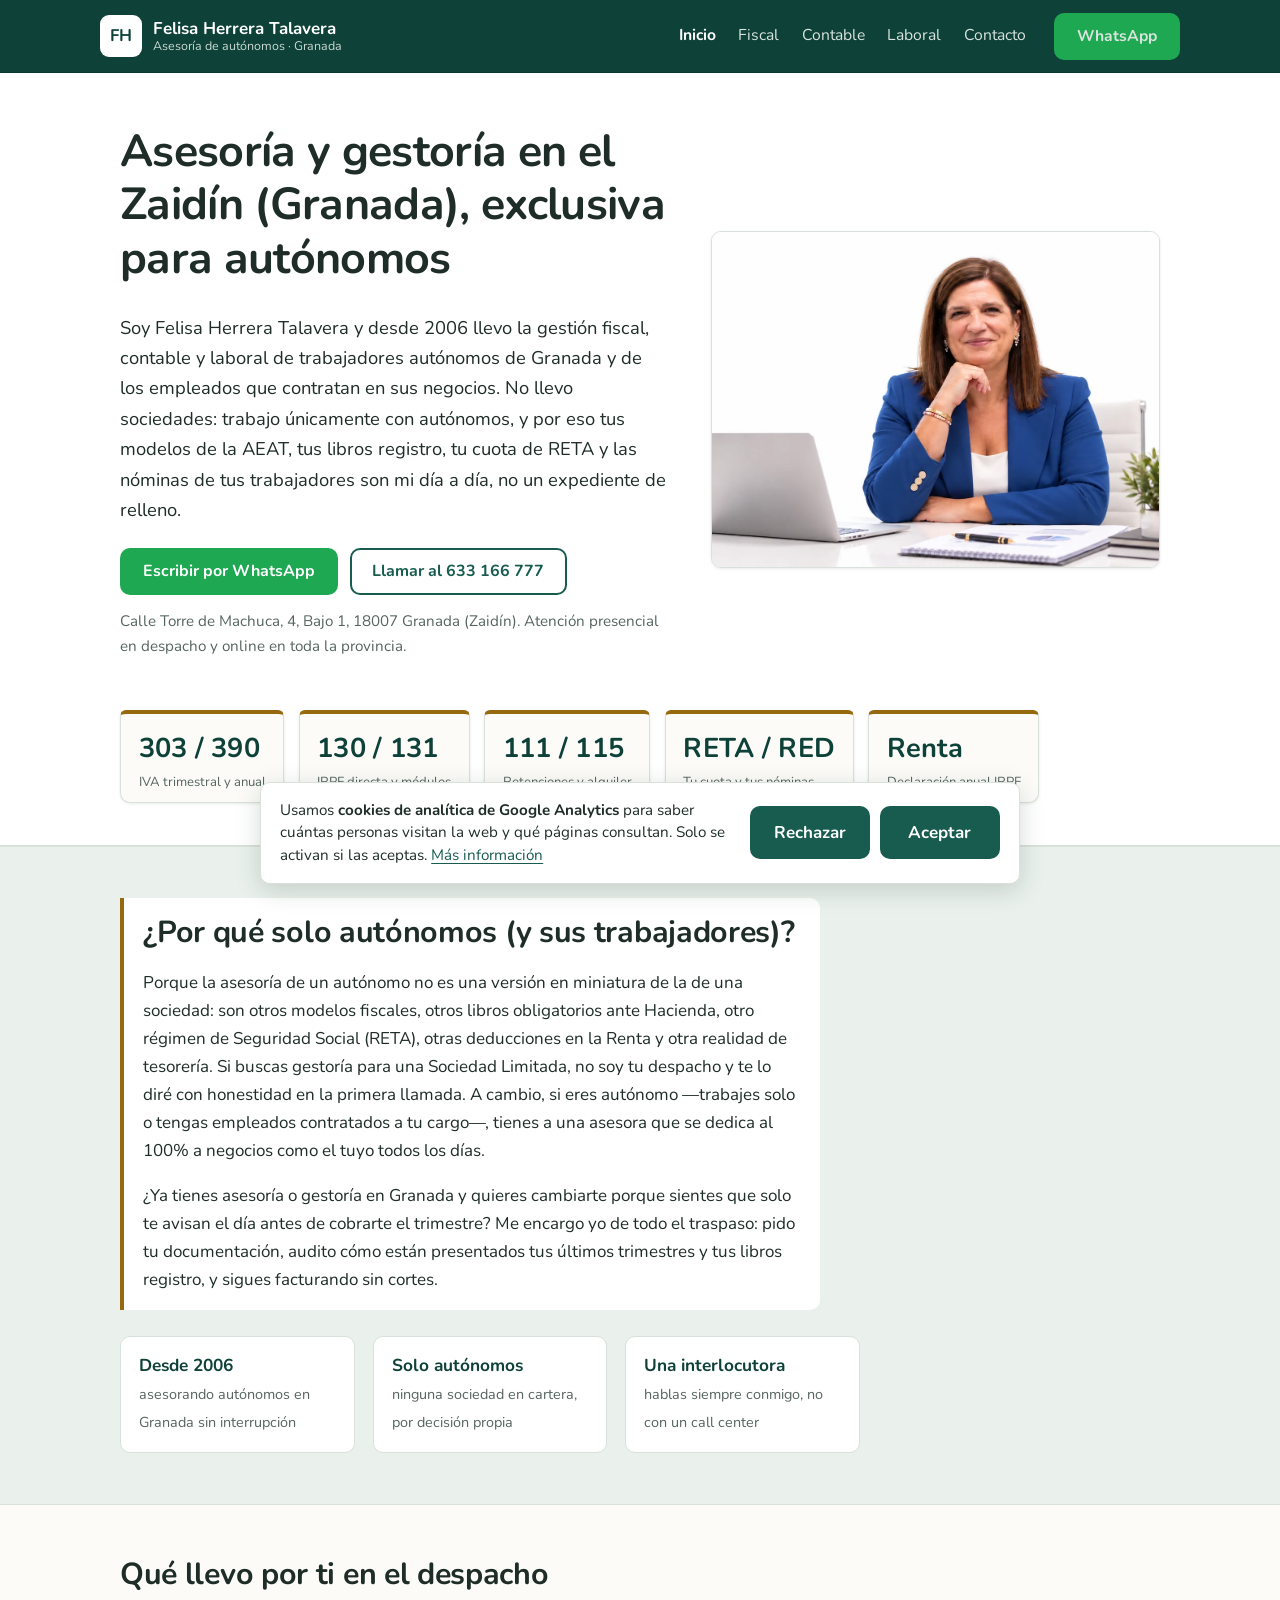
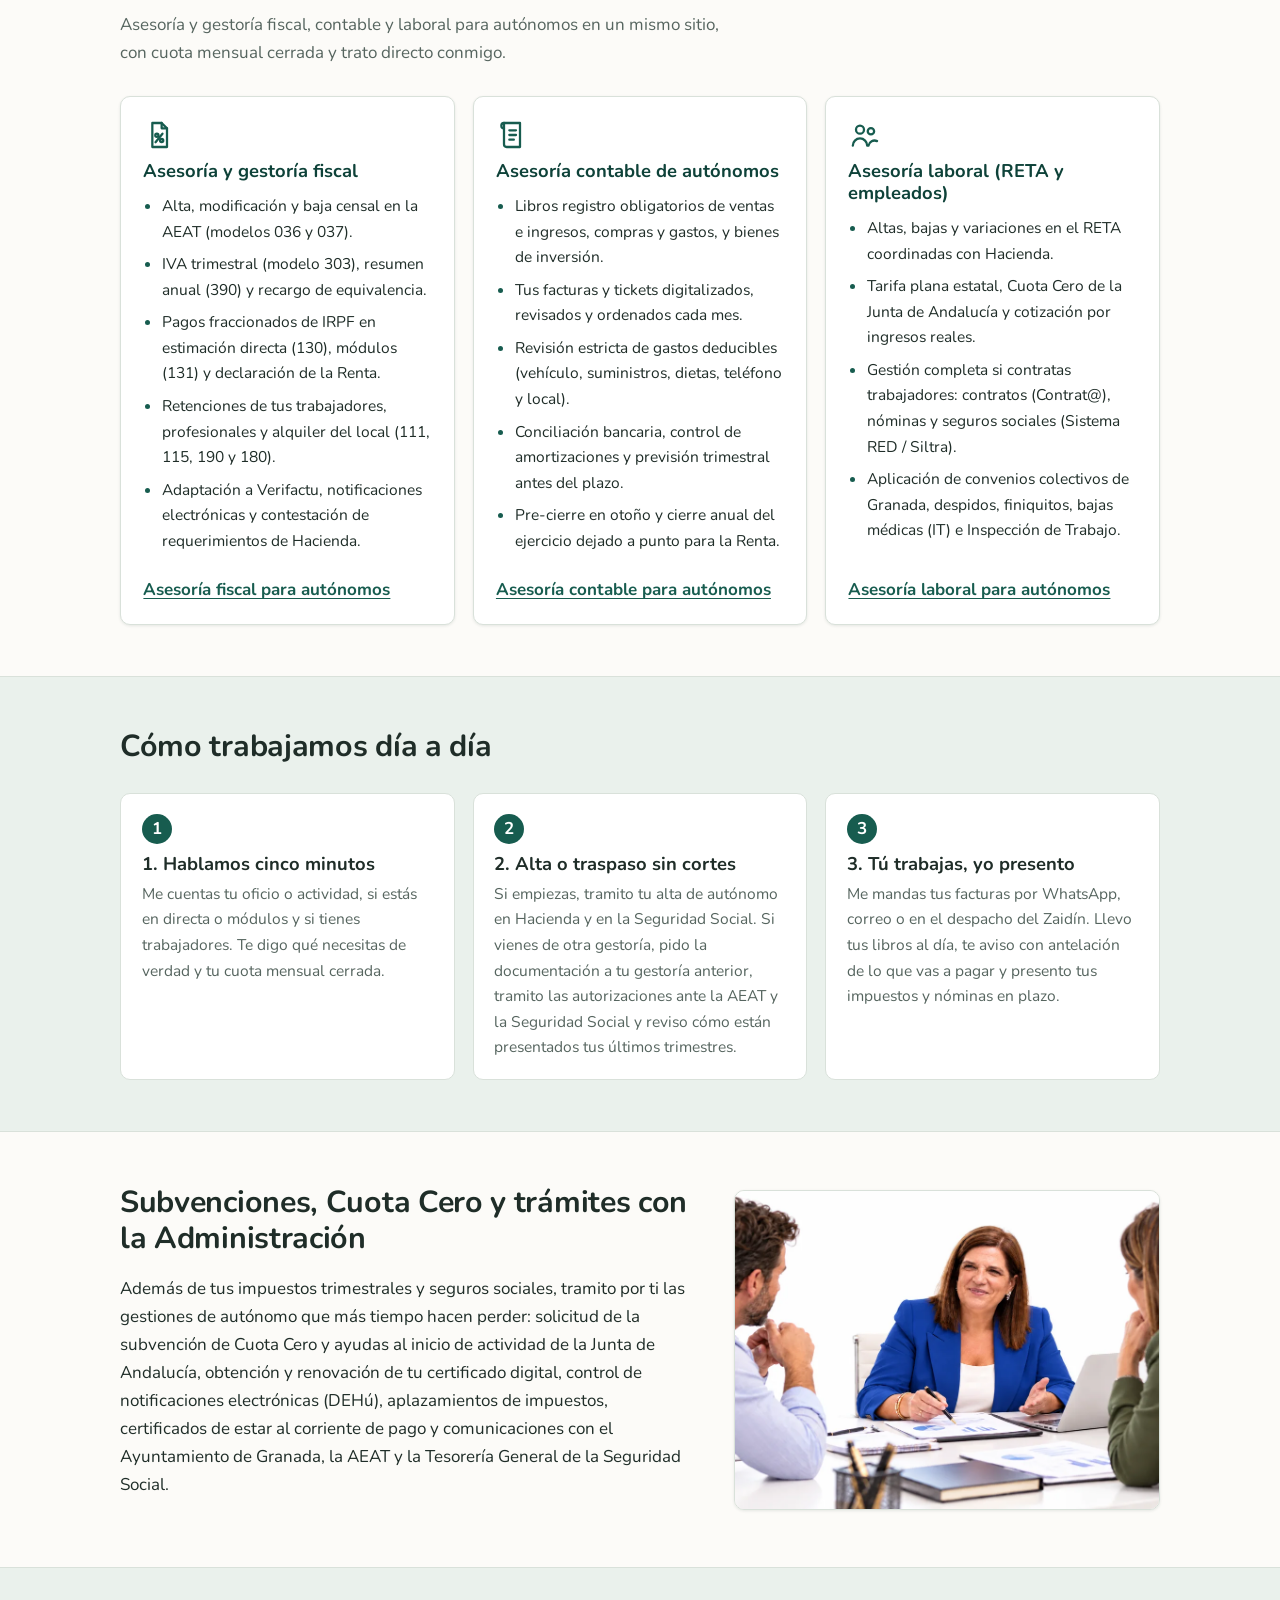
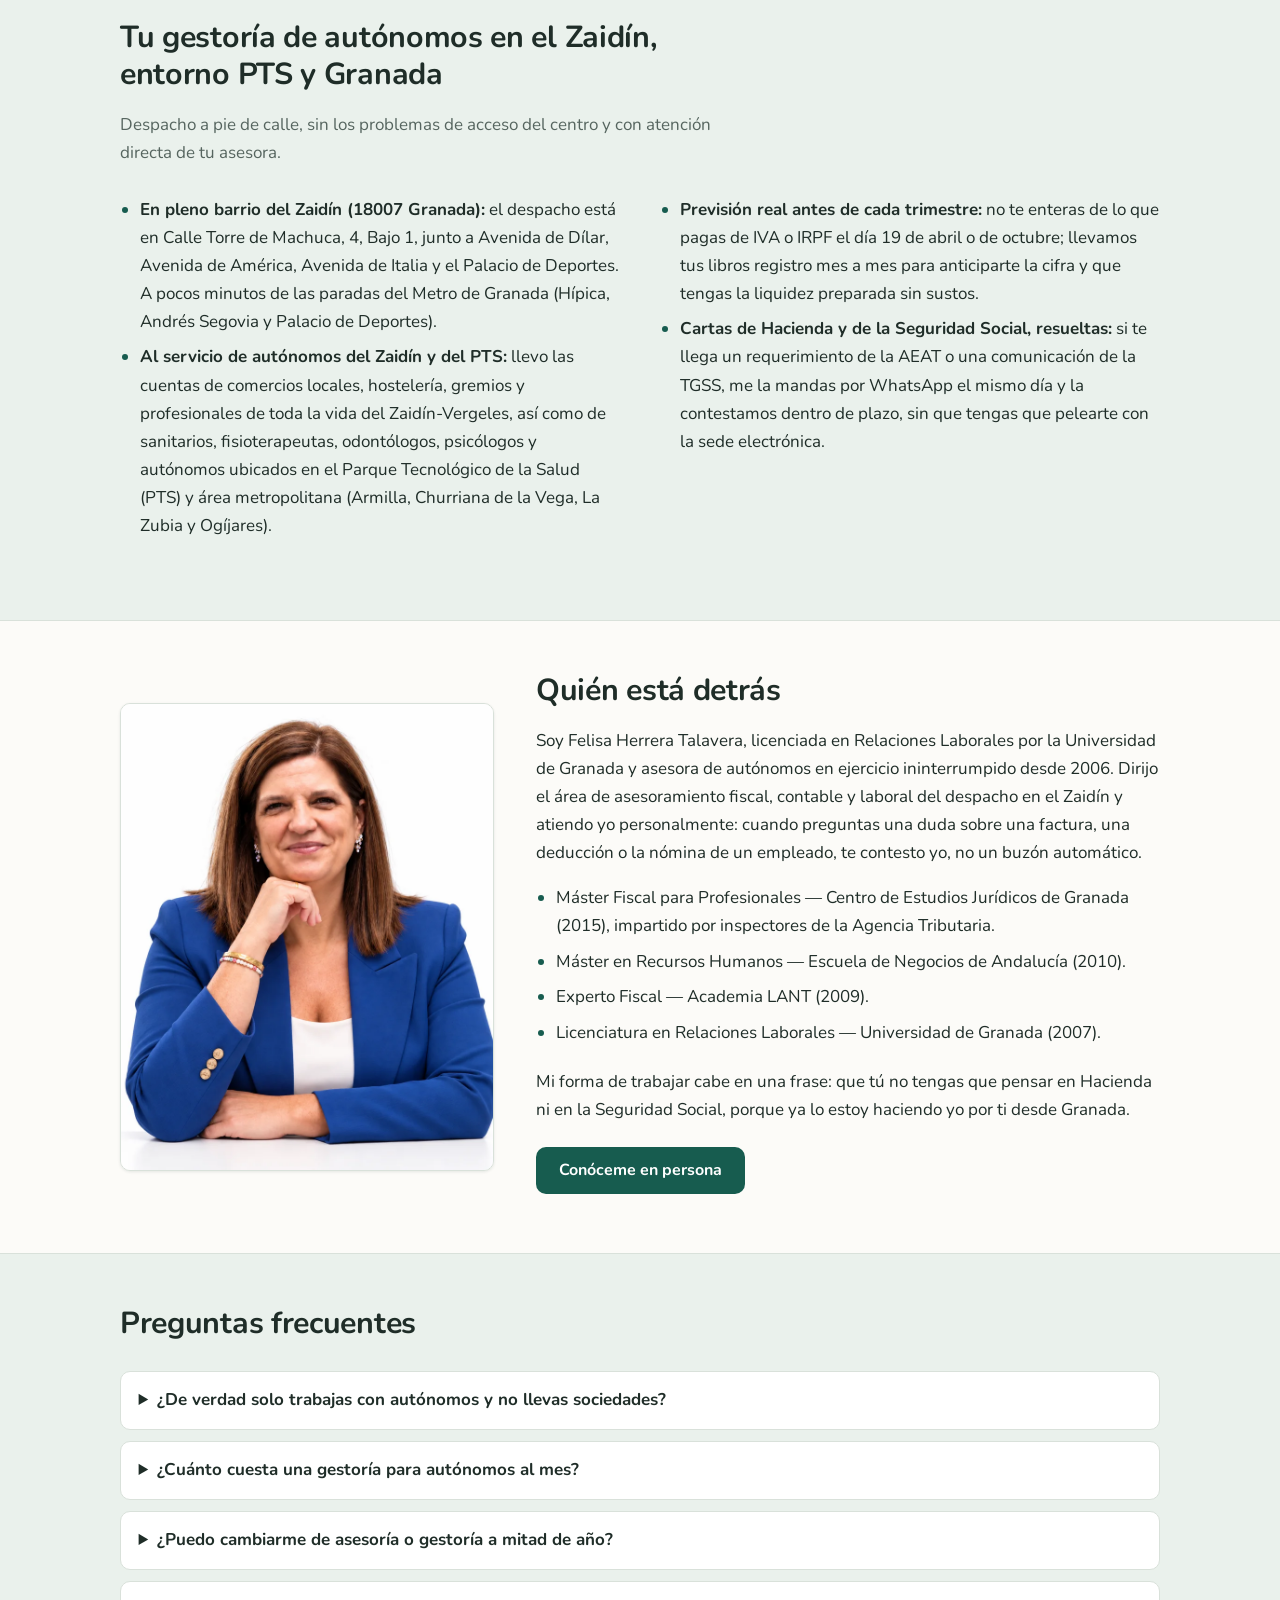
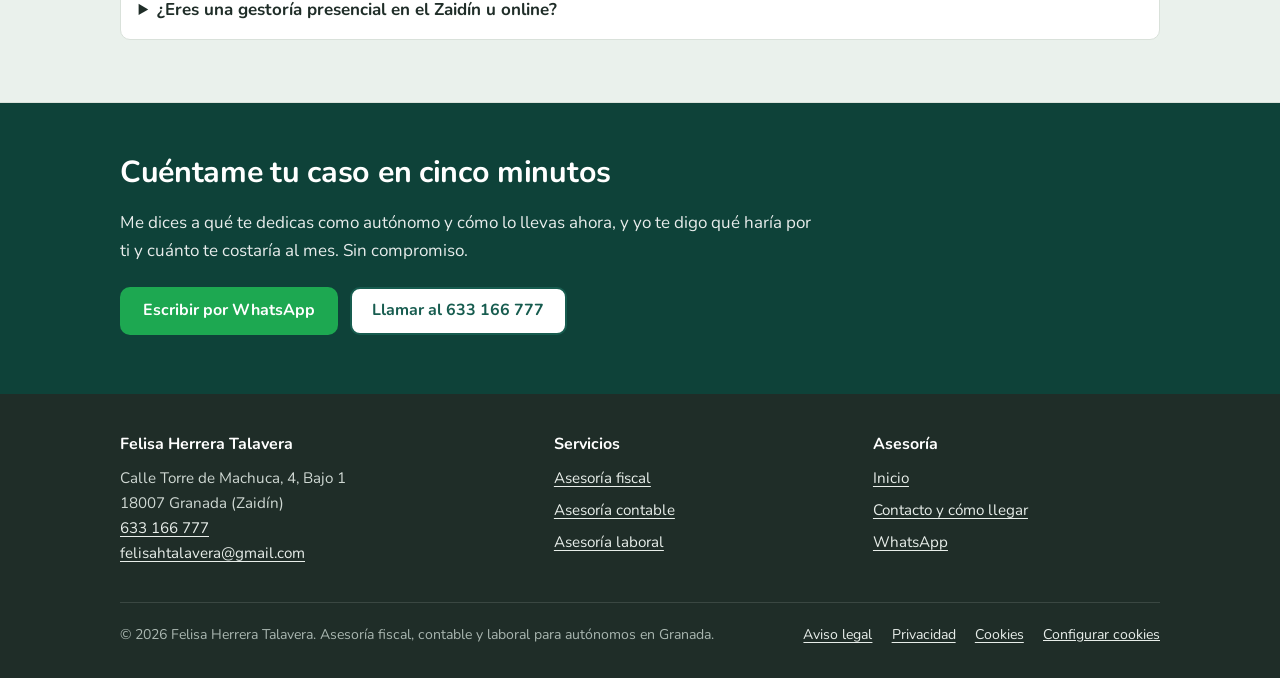
<file: index.html>
<!DOCTYPE html>
<html lang="es">
<head>
<meta charset="utf-8">
<meta name="viewport" content="width=device-width, initial-scale=1">
<!-- Google tag (gtag.js) · GA4 G-LKCRJRYJZS · Consent Mode v2 (modo básico):
     Google Analytics solo se carga si el visitante acepta las cookies de analítica
     (art. 22.2 LSSI). Sin consentimiento no se descarga nada de Google. -->
<script>
  window.dataLayer = window.dataLayer || [];
  function gtag(){dataLayer.push(arguments);}
  gtag('consent', 'default', {
    'ad_storage': 'denied',
    'ad_user_data': 'denied',
    'ad_personalization': 'denied',
    'analytics_storage': 'denied'
  });
  window.cargarGA = function () {
    if (window.gaCargado) return;
    window.gaCargado = true;
    gtag('consent', 'update', {'analytics_storage': 'granted'});
    var s = document.createElement('script');
    s.async = true;
    s.src = 'https://www.googletagmanager.com/gtag/js?id=G-LKCRJRYJZS';
    document.head.appendChild(s);
    gtag('js', new Date());
    gtag('config', 'G-LKCRJRYJZS');
  };
  try {
    var c = (localStorage.getItem('cookies_analitica') || '').split('|');
    if (c[0] === 'si' && Date.now() - Number(c[1]) < 63072000000) window.cargarGA();
  } catch (e) {}
</script>
<title>Gestoría y Asesoría de Autónomos en el Zaidín (Granada)</title>
<meta name="description" content="Gestoría y asesoría para autónomos en el Zaidín (Granada) desde 2006: impuestos, Renta, cuota de autónomo y nóminas, con cuota mensual cerrada.">
<meta name="author" content="Felisa Herrera Talavera">
<link rel="canonical" href="https://www.gestoresgranada.com/">
<link rel="preload" as="font" type="font/woff2" href="/assets/fonts/Nunito/nunito-v26-latin-regular.woff2" crossorigin>
<link rel="preload" as="font" type="font/woff2" href="/assets/fonts/Nunito/nunito-v26-latin-700.woff2" crossorigin>
<link rel="icon" href="/assets/img/favicon.ico" sizes="any">
<link rel="icon" type="image/svg+xml" href="/assets/img/favicon.svg">
<link rel="icon" type="image/png" sizes="96x96" href="/assets/img/favicon-96x96.png">
<link rel="apple-touch-icon" sizes="180x180" href="/assets/img/apple-touch-icon.png">
<link rel="stylesheet" href="/assets/css/style.css?v=1.1">
<meta name="robots" content="index, follow, max-snippet:-1, max-image-preview:large, max-video-preview:-1">
<meta name="theme-color" content="#0e4239">
<meta property="og:title" content="Gestoría y Asesoría de Autónomos en el Zaidín (Granada)">
<meta property="og:description" content="Gestoría y asesoría para autónomos en el Zaidín (Granada) desde 2006: impuestos, Renta, cuota de autónomo y nóminas, con cuota mensual cerrada.">
<meta property="og:type" content="website">
<meta name="twitter:card" content="summary_large_image">
<meta property="og:url" content="https://www.gestoresgranada.com/">
<meta property="og:site_name" content="Felisa Herrera Talavera · Asesoría de Autónomos en Granada">
<meta property="og:locale" content="es_ES">
<meta property="og:image" content="https://www.gestoresgranada.com/assets/img/og-felisa-herrera-asesoria-granada.webp">
<meta property="og:image:width" content="1200">
<meta property="og:image:height" content="630">
<meta property="og:image:type" content="image/webp">
<meta property="og:image:alt" content="Felisa Herrera Talavera, asesoría y gestoría de autónomos en Granada">
<script type="application/ld+json">
{
  "@context": "https://schema.org",
  "@graph": [
    {
      "@type": "AccountingService",
      "@id": "https://www.gestoresgranada.com/#asesoria",
      "name": "Felisa Herrera Talavera",
      "alternateName": [
        "Asesoría Felisa Herrera Talavera",
        "Gestores Granada"
      ],
      "slogan": "Asesoría y gestoría fiscal, contable y laboral solo para autónomos, en el Zaidín (Granada)",
      "description": "Gestoría y asesoría fiscal, contable y laboral para autónomos en Granada (barrio del Zaidín), en ejercicio desde 2006: IVA e IRPF trimestral (modelos 303, 130 y 131), retenciones (111 y 115), declaración de la Renta, libros registro, alta de autónomo y RETA, Cuota Cero y Tarifa Plana, y nóminas y seguros sociales de sus trabajadores. Atención presencial en el Zaidín y online en toda la provincia, con cuota mensual cerrada.",
      "url": "https://www.gestoresgranada.com/",
      "image": [
        "https://www.gestoresgranada.com/assets/img/og-felisa-herrera-asesoria-granada.webp",
        "https://www.gestoresgranada.com/assets/img/asesoria-empresas-granada-zaidin.webp",
        "https://www.gestoresgranada.com/assets/img/retrato-felisa-herrera-asesoria-granada.webp"
      ],
      "telephone": "+34 633 166 777",
      "email": "felisahtalavera@gmail.com",
      "legalName": "Felisa Herrera Talavera",
      "logo": {
        "@type": "ImageObject",
        "url": "https://www.gestoresgranada.com/assets/img/logo-felisa-herrera-asesoria-autonomos-granada.png",
        "contentUrl": "https://www.gestoresgranada.com/assets/img/logo-felisa-herrera-asesoria-autonomos-granada.png",
        "width": 512,
        "height": 512
      },
      "potentialAction": {
        "@type": "ReserveAction",
        "name": "Pedir cita en la asesoría",
        "target": {
          "@type": "EntryPoint",
          "urlTemplate": "https://www.gestoresgranada.com/contacto.html",
          "actionPlatform": [
            "https://schema.org/DesktopWebPlatform",
            "https://schema.org/MobileWebPlatform"
          ]
        },
        "result": {
          "@type": "Reservation",
          "name": "Cita con Felisa Herrera Talavera — Zaidín, Granada"
        }
      },
      "priceRange": "€€",
      "currenciesAccepted": "EUR",
      "foundingDate": "2006",
      "address": {
        "@type": "PostalAddress",
        "streetAddress": "Calle Torre de Machuca, 4, Bajo 1",
        "addressLocality": "Granada",
        "addressRegion": "Andalucía",
        "postalCode": "18007",
        "addressCountry": "ES"
      },
      "geo": {
        "@type": "GeoCoordinates",
        "latitude": 37.15545880182846,
        "longitude": -3.59479047738148
      },
      "containedInPlace": {
        "@type": "Place",
        "name": "Zaidín, Granada"
      },
      "hasMap": "https://www.google.com/maps?q=Calle+Torre+de+Machuca,+4,+Bajo+1,+18007+Granada",
      "openingHoursSpecification": [
        {
          "@type": "OpeningHoursSpecification",
          "dayOfWeek": [
            "Monday",
            "Tuesday",
            "Wednesday",
            "Thursday",
            "Friday"
          ],
          "opens": "09:00",
          "closes": "15:00"
        }
      ],
      "contactPoint": {
        "@type": "ContactPoint",
        "contactType": "customer service",
        "telephone": "+34 633 166 777",
        "email": "felisahtalavera@gmail.com",
        "availableLanguage": "es",
        "areaServed": "ES",
        "hoursAvailable": [
          {
            "@type": "OpeningHoursSpecification",
            "dayOfWeek": [
              "Monday",
              "Tuesday",
              "Wednesday",
              "Thursday",
              "Friday"
            ],
            "opens": "09:00",
            "closes": "15:00"
          }
        ]
      },
      "areaServed": [
        {
          "@type": "Place",
          "name": "Zaidín-Vergeles, Granada"
        },
        {
          "@type": "Place",
          "name": "Parque Tecnológico de la Salud (PTS), Granada"
        },
        {
          "@type": "City",
          "name": "Granada",
          "sameAs": "https://www.wikidata.org/wiki/Q8810"
        },
        {
          "@type": "City",
          "name": "Armilla"
        },
        {
          "@type": "City",
          "name": "La Zubia"
        },
        {
          "@type": "City",
          "name": "Ogíjares"
        },
        {
          "@type": "City",
          "name": "Churriana de la Vega"
        },
        {
          "@type": "City",
          "name": "Huétor Vega"
        },
        {
          "@type": "AdministrativeArea",
          "name": "Provincia de Granada"
        }
      ],
      "knowsLanguage": "es",
      "knowsAbout": [
        "Asesoría y gestoría fiscal de autónomos",
        "IVA trimestral (modelo 303) y resumen anual (modelo 390)",
        "Pagos fraccionados de IRPF en estimación directa (modelo 130) y módulos (modelo 131)",
        "Retenciones de trabajadores, profesionales y alquileres (modelos 111, 115, 190 y 180)",
        "Facturación electrónica y sistema Verifactu para autónomos",
        "Declaración de la Renta con actividad económica (modelo 100)",
        "Libros registro obligatorios de IRPF e IVA (ventas, gastos y bienes de inversión)",
        "RETA, Tarifa Plana y Cuota Cero de la Junta de Andalucía",
        "Cotización de autónomos por ingresos reales",
        "Nóminas, contratos y seguros sociales (Sistema RED / Siltra) de trabajadores contratados por autónomos",
        "Declaración de la Renta de autónomos",
        "Alta de autónomos en Hacienda y en la Seguridad Social",
        "Ayudas y subvenciones para autónomos en Andalucía"
      ],
      "hasOfferCatalog": {
        "@type": "OfferCatalog",
        "name": "Servicios de gestoría y asesoría para autónomos en el Zaidín, Granada",
        "itemListElement": [
          {
            "@type": "Offer",
            "itemOffered": {
              "@type": "Service",
              "@id": "https://www.gestoresgranada.com/asesoria-fiscal-granada.html#servicio",
              "name": "Asesoría y gestoría fiscal para autónomos en Granada",
              "url": "https://www.gestoresgranada.com/asesoria-fiscal-granada.html"
            }
          },
          {
            "@type": "Offer",
            "itemOffered": {
              "@type": "Service",
              "@id": "https://www.gestoresgranada.com/asesoria-contable-granada.html#servicio",
              "name": "Asesoría contable para autónomos en Granada",
              "url": "https://www.gestoresgranada.com/asesoria-contable-granada.html"
            }
          },
          {
            "@type": "Offer",
            "itemOffered": {
              "@type": "Service",
              "@id": "https://www.gestoresgranada.com/asesoria-laboral-granada.html#servicio",
              "name": "Asesoría laboral para autónomos y sus trabajadores en Granada",
              "url": "https://www.gestoresgranada.com/asesoria-laboral-granada.html"
            }
          },
          {
            "@type": "Offer",
            "itemOffered": {
              "@type": "Service",
              "name": "Declaración de la Renta de autónomos en Granada",
              "url": "https://www.gestoresgranada.com/asesoria-fiscal-granada.html"
            }
          },
          {
            "@type": "Offer",
            "itemOffered": {
              "@type": "Service",
              "name": "Alta de autónomo en Hacienda y en la Seguridad Social",
              "url": "https://www.gestoresgranada.com/"
            }
          },
          {
            "@type": "Offer",
            "itemOffered": {
              "@type": "Service",
              "name": "Tramitación de ayudas para autónomos: Cuota Cero y Tarifa Plana",
              "url": "https://www.gestoresgranada.com/asesoria-laboral-granada.html"
            }
          },
          {
            "@type": "Offer",
            "itemOffered": {
              "@type": "Service",
              "name": "Gestoría online para autónomos de la provincia de Granada",
              "url": "https://www.gestoresgranada.com/contacto.html"
            }
          }
        ]
      },
      "founder": {
        "@id": "https://www.gestoresgranada.com/#felisa"
      },
      "employee": {
        "@id": "https://www.gestoresgranada.com/#felisa"
      }
    },
    {
      "@type": "Person",
      "@id": "https://www.gestoresgranada.com/#felisa",
      "name": "Felisa Herrera Talavera",
      "givenName": "Felisa",
      "familyName": "Herrera Talavera",
      "url": "https://www.gestoresgranada.com/",
      "jobTitle": "Asesora fiscal, contable y laboral de autónomos",
      "description": "Licenciada en Relaciones Laborales por la Universidad de Granada y asesora en ejercicio desde 2006 en el barrio del Zaidín (Granada), dedicada en exclusiva a trabajadores autónomos y sus empleados.",
      "image": {
        "@type": "ImageObject",
        "url": "https://www.gestoresgranada.com/assets/img/retrato-felisa-herrera-asesoria-granada.webp",
        "contentUrl": "https://www.gestoresgranada.com/assets/img/retrato-felisa-herrera-asesoria-granada.webp",
        "width": 800,
        "height": 1000,
        "caption": "Felisa Herrera Talavera"
      },
      "alumniOf": {
        "@type": "CollegeOrUniversity",
        "name": "Universidad de Granada",
        "url": "https://www.ugr.es/"
      },
      "hasCredential": [
        {
          "@type": "EducationalOccupationalCredential",
          "name": "Licenciatura en Relaciones Laborales (2007)",
          "credentialCategory": "degree",
          "recognizedBy": {
            "@type": "CollegeOrUniversity",
            "name": "Universidad de Granada",
            "url": "https://www.ugr.es/"
          }
        },
        {
          "@type": "EducationalOccupationalCredential",
          "name": "Máster Fiscal para Profesionales (2015)",
          "credentialCategory": "certificate",
          "recognizedBy": {
            "@type": "Organization",
            "name": "Centro de Estudios Jurídicos de Granada"
          }
        },
        {
          "@type": "EducationalOccupationalCredential",
          "name": "Máster en Recursos Humanos (2010)",
          "credentialCategory": "certificate",
          "recognizedBy": {
            "@type": "Organization",
            "name": "Escuela de Negocios de Andalucía"
          }
        },
        {
          "@type": "EducationalOccupationalCredential",
          "name": "Experto Fiscal (2009)",
          "credentialCategory": "certificate",
          "recognizedBy": {
            "@type": "Organization",
            "name": "Academia LANT"
          }
        }
      ],
      "knowsAbout": [
        "Fiscalidad de autónomos",
        "Libros registro de IRPF e IVA",
        "Relaciones laborales y Seguridad Social (RETA)"
      ],
      "knowsLanguage": "es",
      "telephone": "+34 633 166 777",
      "email": "felisahtalavera@gmail.com",
      "worksFor": {
        "@id": "https://www.gestoresgranada.com/#asesoria"
      },
      "workLocation": {
        "@id": "https://www.gestoresgranada.com/#asesoria"
      },
      "areaServed": [
        {
          "@type": "City",
          "name": "Granada",
          "sameAs": "https://www.wikidata.org/wiki/Q8810"
        },
        {
          "@type": "AdministrativeArea",
          "name": "Provincia de Granada"
        }
      ]
    },
    {
      "@type": "WebSite",
      "@id": "https://www.gestoresgranada.com/#web",
      "url": "https://www.gestoresgranada.com/",
      "name": "Felisa Herrera Talavera",
      "alternateName": [
        "Gestores Granada",
        "gestoresgranada.com"
      ],
      "inLanguage": "es",
      "publisher": {
        "@id": "https://www.gestoresgranada.com/#asesoria"
      }
    },
    {
      "@type": [
        "WebPage",
        "FAQPage"
      ],
      "@id": "https://www.gestoresgranada.com/#webpage",
      "url": "https://www.gestoresgranada.com/",
      "name": "Gestoría y Asesoría de Autónomos en el Zaidín (Granada)",
      "description": "Gestoría y asesoría para autónomos en el Zaidín (Granada) desde 2006: impuestos, Renta, cuota de autónomo y nóminas, con cuota mensual cerrada.",
      "inLanguage": "es",
      "isPartOf": {
        "@id": "https://www.gestoresgranada.com/#web"
      },
      "about": {
        "@id": "https://www.gestoresgranada.com/#asesoria"
      },
      "datePublished": "2026-09-28",
      "dateModified": "2026-11-01",
      "lastReviewed": "2026-11-01",
      "author": {
        "@id": "https://www.gestoresgranada.com/#felisa"
      },
      "reviewedBy": {
        "@id": "https://www.gestoresgranada.com/#felisa"
      },
      "primaryImageOfPage": {
        "@type": "ImageObject",
        "url": "https://www.gestoresgranada.com/assets/img/asesoria-empresas-granada-zaidin.webp",
        "contentUrl": "https://www.gestoresgranada.com/assets/img/asesoria-empresas-granada-zaidin.webp",
        "width": 1100,
        "height": 825
      },
      "mainEntity": [
        {
          "@type": "Question",
          "name": "¿De verdad solo trabajas con autónomos y no llevas sociedades?",
          "acceptedAnswer": {
            "@type": "Answer",
            "text": "Sí. Ni Sociedades Limitadas ni estructuras societarias mercantiles: trabajo en exclusiva con trabajadores autónomos y gestiono también el área laboral de los empleados que estos autónomos contratan. Es una decisión tomada a propósito, porque especializarse en un único colectivo permite dominar a fondo sus modelos fiscales, sus libros registro, sus gastos deducibles y sus cotizaciones en el RETA."
          }
        },
        {
          "@type": "Question",
          "name": "¿Cuánto cuesta una gestoría para autónomos al mes?",
          "acceptedAnswer": {
            "@type": "Answer",
            "text": "Una cuota mensual cerrada que depende de tu actividad, tu régimen (estimación directa o módulos), tu volumen de facturas y si tienes trabajadores en nómina. Te digo el precio exacto en la primera llamada, cuando conozco tu caso, y no cambia por sorpresa."
          }
        },
        {
          "@type": "Question",
          "name": "¿Puedo cambiarme de asesoría o gestoría a mitad de año?",
          "acceptedAnswer": {
            "@type": "Answer",
            "text": "Sí, en cualquier trimestre. Del traspaso me encargo yo: pido la documentación a tu gestoría anterior, reviso los modelos y libros presentados hasta la fecha y seguimos desde ahí sin que se te escape ningún plazo."
          }
        },
        {
          "@type": "Question",
          "name": "¿Eres una gestoría presencial en el Zaidín u online?",
          "acceptedAnswer": {
            "@type": "Answer",
            "text": "Las dos cosas. El despacho está en el Zaidín (Calle Torre de Machuca, 4, Bajo 1, 18007 Granada) y, para el día a día, funcionamos también como gestoría online: lo resolvemos por WhatsApp, teléfono y correo electrónico, estés en Granada capital o en cualquier punto de la provincia."
          }
        }
      ]
    }
  ]
}
</script>
</head>
<body>
<a class="salto" href="#contenido">Saltar al contenido</a>
<header class="cabecera">
  <div class="contenedor cabecera__fila">
    <a class="marca" href="/" aria-label="Felisa Herrera Talavera, inicio">
      <span class="marca__sello" aria-hidden="true">FH</span>
      <span class="marca__nombre">Felisa Herrera Talavera<small>Asesoría de autónomos · Granada</small></span>
    </a>
    <nav class="nav" aria-label="Principal">
      <a href="/" aria-current="page">Inicio</a>
      <a href="/asesoria-fiscal-granada.html">Fiscal</a>
      <a href="/asesoria-contable-granada.html">Contable</a>
      <a href="/asesoria-laboral-granada.html">Laboral</a>
      <a href="/contacto.html">Contacto</a>
      <a class="boton boton--wa" href="https://wa.me/34633166777?text=Hola%20Felisa%2C%20soy%20aut%C3%B3nomo%2Fa%20y%20quiero%20informaci%C3%B3n%20sobre%20la%20asesor%C3%ADa." rel="noopener">WhatsApp</a>
    </nav>
    <button class="hamburguesa" id="hamburgerBtn" aria-expanded="false" aria-controls="mobileMenu" aria-label="Abrir menú">
      <span></span><span></span><span></span>
    </button>
  </div>
  <nav class="menu-movil" id="mobileMenu" hidden aria-label="Menú móvil">
    <button class="menu-movil__cerrar" id="closeMenuBtn" aria-label="Cerrar menú">×</button>
    <a href="/">Inicio</a>
    <a href="/asesoria-fiscal-granada.html">Asesoría fiscal</a>
    <a href="/asesoria-contable-granada.html">Asesoría contable</a>
    <a href="/asesoria-laboral-granada.html">Asesoría laboral</a>
    <a href="/contacto.html">Contacto</a>
    <a class="boton boton--wa" href="https://wa.me/34633166777?text=Hola%20Felisa%2C%20soy%20aut%C3%B3nomo%2Fa%20y%20quiero%20informaci%C3%B3n%20sobre%20la%20asesor%C3%ADa." rel="noopener">Escribir por WhatsApp</a>
  </nav>
</header>
<main id="contenido">
<section class="hero">
  <div class="contenedor">
    <div class="hero__rejilla">
    <div>
    <h1>Asesoría y gestoría en el Zaidín (Granada), exclusiva para autónomos</h1>
    <p class="hero__intro">Soy Felisa Herrera Talavera y desde 2006 llevo la gestión fiscal, contable y laboral de trabajadores autónomos de Granada y de los empleados que contratan en sus negocios. No llevo sociedades: trabajo únicamente con autónomos, y por eso tus modelos de la AEAT, tus libros registro, tu cuota de RETA y las nóminas de tus trabajadores son mi día a día, no un expediente de relleno.</p>
    <div class="botonera">
      <a class="boton boton--wa" href="https://wa.me/34633166777?text=Hola%20Felisa%2C%20soy%20aut%C3%B3nomo%2Fa%20y%20quiero%20informaci%C3%B3n%20sobre%20la%20asesor%C3%ADa." rel="noopener">Escribir por WhatsApp</a>
      <a class="boton boton--borde" href="tel:+34633166777">Llamar al 633 166 777</a>
    </div>
    <p class="hero__nota">Calle Torre de Machuca, 4, Bajo 1, 18007 Granada (Zaidín). Atención presencial en despacho y online en toda la provincia.</p>
    </div>
    <img class="hero__foto" src="/assets/img/asesoria-empresas-granada-zaidin.webp" alt="Felisa Herrera Talavera, asesora y gestora de autónomos en su despacho del Zaidín (Granada)" width="1100" height="825" fetchpriority="high">
    </div>
    <div class="fichas" aria-label="Modelos y trámites que presento por ti">
      <div class="ficha"><b>303 / 390</b><span>IVA trimestral y anual</span></div>
      <div class="ficha"><b>130 / 131</b><span>IRPF directa y módulos</span></div>
      <div class="ficha"><b>111 / 115</b><span>Retenciones y alquiler</span></div>
      <div class="ficha"><b>RETA / RED</b><span>Tu cuota y tus nóminas</span></div>
      <div class="ficha"><b>Renta</b><span>Declaración anual IRPF</span></div>
    </div>
  </div>
</section>

<section class="seccion seccion--panel">
  <div class="contenedor">
    <div class="solo-autonomos">
      <h2>¿Por qué solo autónomos (y sus trabajadores)?</h2>
      <p>Porque la asesoría de un autónomo no es una versión en miniatura de la de una sociedad: son otros modelos fiscales, otros libros obligatorios ante Hacienda, otro régimen de Seguridad Social (RETA), otras deducciones en la Renta y otra realidad de tesorería. Si buscas gestoría para una Sociedad Limitada, no soy tu despacho y te lo diré con honestidad en la primera llamada. A cambio, si eres autónomo —trabajes solo o tengas empleados contratados a tu cargo—, tienes a una asesora que se dedica al 100% a negocios como el tuyo todos los días.</p>
      <p>¿Ya tienes asesoría o gestoría en Granada y quieres cambiarte porque sientes que solo te avisan el día antes de cobrarte el trimestre? Me encargo yo de todo el traspaso: pido tu documentación, audito cómo están presentados tus últimos trimestres y tus libros registro, y sigues facturando sin cortes.</p>
    </div>
    <div class="hechos">
      <div><strong>Desde 2006</strong><span>asesorando autónomos en Granada sin interrupción</span></div>
      <div><strong>Solo autónomos</strong><span>ninguna sociedad en cartera, por decisión propia</span></div>
      <div><strong>Una interlocutora</strong><span>hablas siempre conmigo, no con un call center</span></div>
    </div>
  </div>
</section>

<section class="seccion">
  <div class="contenedor">
    <div class="seccion__cabeza">
      <h2>Qué llevo por ti en el despacho</h2>
      <p>Asesoría y gestoría fiscal, contable y laboral para autónomos en un mismo sitio, con cuota mensual cerrada y trato directo conmigo.</p>
    </div>
    <div class="servicios">
      <article class="servicio">
        <span class="servicio__icono" aria-hidden="true"><svg viewBox="0 0 24 24"><path d="M7 3h7l4 4v14H7z"/><path d="M14 3v4h4"/><circle cx="10.4" cy="12.2" r="1.2"/><circle cx="14" cy="16.2" r="1.2"/><path d="M14.6 11l-5.2 6.4"/></svg></span>
        <h3>Asesoría y gestoría fiscal</h3>
        <ul>
          <li>Alta, modificación y baja censal en la AEAT (modelos 036 y 037).</li>
          <li>IVA trimestral (modelo 303), resumen anual (390) y recargo de equivalencia.</li>
          <li>Pagos fraccionados de IRPF en estimación directa (130), módulos (131) y declaración de la Renta.</li>
          <li>Retenciones de tus trabajadores, profesionales y alquiler del local (111, 115, 190 y 180).</li>
          <li>Adaptación a Verifactu, notificaciones electrónicas y contestación de requerimientos de Hacienda.</li>
        </ul>
        <a class="enlace" href="/asesoria-fiscal-granada.html">Asesoría fiscal para autónomos</a>
      </article>
      <article class="servicio">
        <span class="servicio__icono" aria-hidden="true"><svg viewBox="0 0 24 24"><path d="M6 3h12v18H8a2 2 0 0 1-2-2z"/><path d="M6 3a2 2 0 0 0 0 4"/><path d="M10 8.5h5M10 12h5M10 15.5h3.4"/></svg></span>
        <h3>Asesoría contable de autónomos</h3>
        <ul>
          <li>Libros registro obligatorios de ventas e ingresos, compras y gastos, y bienes de inversión.</li>
          <li>Tus facturas y tickets digitalizados, revisados y ordenados cada mes.</li>
          <li>Revisión estricta de gastos deducibles (vehículo, suministros, dietas, teléfono y local).</li>
          <li>Conciliación bancaria, control de amortizaciones y previsión trimestral antes del plazo.</li>
          <li>Pre-cierre en otoño y cierre anual del ejercicio dejado a punto para la Renta.</li>
        </ul>
        <a class="enlace" href="/asesoria-contable-granada.html">Asesoría contable para autónomos</a>
      </article>
      <article class="servicio">
        <span class="servicio__icono" aria-hidden="true"><svg viewBox="0 0 24 24"><circle cx="9" cy="8" r="3"/><path d="M3.6 20a5.4 5.4 0 0 1 10.8 0"/><circle cx="17.2" cy="9.2" r="2.4"/><path d="M15.4 20a4.5 4.5 0 0 1 6.4-3.4"/></svg></span>
        <h3>Asesoría laboral (RETA y empleados)</h3>
        <ul>
          <li>Altas, bajas y variaciones en el RETA coordinadas con Hacienda.</li>
          <li>Tarifa plana estatal, Cuota Cero de la Junta de Andalucía y cotización por ingresos reales.</li>
          <li>Gestión completa si contratas trabajadores: contratos (Contrat@), nóminas y seguros sociales (Sistema RED / Siltra).</li>
          <li>Aplicación de convenios colectivos de Granada, despidos, finiquitos, bajas médicas (IT) e Inspección de Trabajo.</li>
        </ul>
        <a class="enlace" href="/asesoria-laboral-granada.html">Asesoría laboral para autónomos</a>
      </article>
    </div>
  </div>
</section>

<section class="seccion seccion--panel">
  <div class="contenedor">
    <div class="seccion__cabeza">
      <h2>Cómo trabajamos día a día</h2>
    </div>
    <ol class="proceso">
      <li><h3>1. Hablamos cinco minutos</h3><p>Me cuentas tu oficio o actividad, si estás en directa o módulos y si tienes trabajadores. Te digo qué necesitas de verdad y tu cuota mensual cerrada.</p></li>
      <li><h3>2. Alta o traspaso sin cortes</h3><p>Si empiezas, tramito tu alta de autónomo en Hacienda y en la Seguridad Social. Si vienes de otra gestoría, pido la documentación a tu gestoría anterior, tramito las autorizaciones ante la AEAT y la Seguridad Social y reviso cómo están presentados tus últimos trimestres.</p></li>
      <li><h3>3. Tú trabajas, yo presento</h3><p>Me mandas tus facturas por WhatsApp, correo o en el despacho del Zaidín. Llevo tus libros al día, te aviso con antelación de lo que vas a pagar y presento tus impuestos y nóminas en plazo.</p></li>
    </ol>
  </div>
</section>

<section class="seccion">
  <div class="contenedor">
    <div class="media">
    <div>
    <div class="seccion__cabeza">
      <h2>Subvenciones, Cuota Cero y trámites con la Administración</h2>
    </div>
    <p class="texto">Además de tus impuestos trimestrales y seguros sociales, tramito por ti las gestiones de autónomo que más tiempo hacen perder: solicitud de la subvención de Cuota Cero y ayudas al inicio de actividad de la Junta de Andalucía, obtención y renovación de tu certificado digital, control de notificaciones electrónicas (DEHú), aplazamientos de impuestos, certificados de estar al corriente de pago y comunicaciones con el Ayuntamiento de Granada, la AEAT y la Tesorería General de la Seguridad Social.</p>
    </div>
    <img class="media__foto" src="/assets/img/asesoria-de-empresas-granada-clientes.webp" alt="Felisa Herrera Talavera asesorando a clientes autónomos en su despacho del Zaidín, Granada" width="900" height="675" loading="lazy">
    </div>
  </div>
</section>

<section class="seccion seccion--panel">
  <div class="contenedor">
    <div class="seccion__cabeza">
      <h2>Tu gestoría de autónomos en el Zaidín, entorno PTS y Granada</h2>
      <p>Despacho a pie de calle, sin los problemas de acceso del centro y con atención directa de tu asesora.</p>
    </div>
    <div class="tramites">
      <ul>
        <li><strong>En pleno barrio del Zaidín (18007 Granada):</strong> el despacho está en Calle Torre de Machuca, 4, Bajo 1, junto a Avenida de Dílar, Avenida de América, Avenida de Italia y el Palacio de Deportes. A pocos minutos de las paradas del Metro de Granada (Hípica, Andrés Segovia y Palacio de Deportes).</li>
        <li><strong>Al servicio de autónomos del Zaidín y del PTS:</strong> llevo las cuentas de comercios locales, hostelería, gremios y profesionales de toda la vida del Zaidín-Vergeles, así como de sanitarios, fisioterapeutas, odontólogos, psicólogos y autónomos ubicados en el Parque Tecnológico de la Salud (PTS) y área metropolitana (Armilla, Churriana de la Vega, La Zubia y Ogíjares).</li>
      </ul>
      <ul>
        <li><strong>Previsión real antes de cada trimestre:</strong> no te enteras de lo que pagas de IVA o IRPF el día 19 de abril o de octubre; llevamos tus libros registro mes a mes para anticiparte la cifra y que tengas la liquidez preparada sin sustos.</li>
        <li><strong>Cartas de Hacienda y de la Seguridad Social, resueltas:</strong> si te llega un requerimiento de la AEAT o una comunicación de la TGSS, me la mandas por WhatsApp el mismo día y la contestamos dentro de plazo, sin que tengas que pelearte con la sede electrónica.</li>
      </ul>
    </div>
  </div>
</section>

<section class="seccion">
  <div class="contenedor quien">
    <figure>
      <img src="/assets/img/retrato-felisa-herrera-asesoria-granada.webp" alt="Felisa Herrera Talavera, asesora fiscal, contable y laboral de autónomos en Granada" width="800" height="1000" loading="lazy">
    </figure>
    <div>
      <h2>Quién está detrás</h2>
      <p>Soy Felisa Herrera Talavera, licenciada en Relaciones Laborales por la Universidad de Granada y asesora de autónomos en ejercicio ininterrumpido desde 2006. Dirijo el área de asesoramiento fiscal, contable y laboral del despacho en el Zaidín y atiendo yo personalmente: cuando preguntas una duda sobre una factura, una deducción o la nómina de un empleado, te contesto yo, no un buzón automático.</p>
      <ul>
        <li>Máster Fiscal para Profesionales — Centro de Estudios Jurídicos de Granada (2015), impartido por inspectores de la Agencia Tributaria.</li>
        <li>Máster en Recursos Humanos — Escuela de Negocios de Andalucía (2010).</li>
        <li>Experto Fiscal — Academia LANT (2009).</li>
        <li>Licenciatura en Relaciones Laborales — Universidad de Granada (2007).</li>
      </ul>
      <p>Mi forma de trabajar cabe en una frase: que tú no tengas que pensar en Hacienda ni en la Seguridad Social, porque ya lo estoy haciendo yo por ti desde Granada.</p>
      <div class="botonera">
        <a class="boton boton--verde" href="/contacto.html">Conóceme en persona</a>
      </div>
    </div>
  </div>
</section>

<section class="seccion seccion--panel faq">
  <div class="contenedor">
    <div class="seccion__cabeza">
      <h2>Preguntas frecuentes</h2>
    </div>
    <details>
      <summary>¿De verdad solo trabajas con autónomos y no llevas sociedades?</summary>
      <div class="faq__cuerpo"><p>Sí. Ni Sociedades Limitadas ni estructuras societarias mercantiles: trabajo en exclusiva con trabajadores autónomos y gestiono también el área laboral de los empleados que estos autónomos contratan. Es una decisión tomada a propósito, porque especializarse en un único colectivo permite dominar a fondo sus modelos fiscales, sus libros registro, sus gastos deducibles y sus cotizaciones en el RETA.</p></div>
    </details>
    <details>
      <summary>¿Cuánto cuesta una gestoría para autónomos al mes?</summary>
      <div class="faq__cuerpo"><p>Una cuota mensual cerrada que depende de tu actividad, tu régimen (estimación directa o módulos), tu volumen de facturas y si tienes trabajadores en nómina. Te digo el precio exacto en la primera llamada, cuando conozco tu caso, y no cambia por sorpresa.</p></div>
    </details>
    <details>
      <summary>¿Puedo cambiarme de asesoría o gestoría a mitad de año?</summary>
      <div class="faq__cuerpo"><p>Sí, en cualquier trimestre. Del traspaso me encargo yo: pido la documentación a tu gestoría anterior, reviso los modelos y libros presentados hasta la fecha y seguimos desde ahí sin que se te escape ningún plazo.</p></div>
    </details>
    <details>
      <summary>¿Eres una gestoría presencial en el Zaidín u online?</summary>
      <div class="faq__cuerpo"><p>Las dos cosas. El despacho está en el Zaidín (Calle Torre de Machuca, 4, Bajo 1, 18007 Granada) y, para el día a día, funcionamos también como gestoría online: lo resolvemos por WhatsApp, teléfono y correo electrónico, estés en Granada capital o en cualquier punto de la provincia.</p></div>
    </details>
  </div>
</section>

<section class="seccion cta-final">
  <div class="contenedor">
    <h2>Cuéntame tu caso en cinco minutos</h2>
    <p class="texto">Me dices a qué te dedicas como autónomo y cómo lo llevas ahora, y yo te digo qué haría por ti y cuánto te costaría al mes. Sin compromiso.</p>
    <div class="botonera">
      <a class="boton boton--wa" href="https://wa.me/34633166777?text=Hola%20Felisa%2C%20soy%20aut%C3%B3nomo%2Fa%20y%20quiero%20informaci%C3%B3n%20sobre%20la%20asesor%C3%ADa." rel="noopener">Escribir por WhatsApp</a>
      <a class="boton boton--borde" href="tel:+34633166777">Llamar al 633 166 777</a>
    </div>
  </div>
</section>
</main>
<footer class="pie">
  <div class="contenedor">
    <div class="pie__rejilla">
      <div>
        <h3>Felisa Herrera Talavera</h3>
        <address>
          Calle Torre de Machuca, 4, Bajo 1<br>18007 Granada (Zaidín)<br>
          <a href="tel:+34633166777">633 166 777</a><br>
          <a href="mailto:felisahtalavera@gmail.com">felisahtalavera@gmail.com</a>
        </address>
      </div>
      <div>
        <h3>Servicios</h3>
        <ul>
          <li><a href="/asesoria-fiscal-granada.html">Asesoría fiscal</a></li>
          <li><a href="/asesoria-contable-granada.html">Asesoría contable</a></li>
          <li><a href="/asesoria-laboral-granada.html">Asesoría laboral</a></li>
        </ul>
      </div>
      <div>
        <h3>Asesoría</h3>
        <ul>
          <li><a href="/">Inicio</a></li>
          <li><a href="/contacto.html">Contacto y cómo llegar</a></li>
          <li><a href="https://wa.me/34633166777?text=Hola%20Felisa%2C%20soy%20aut%C3%B3nomo%2Fa%20y%20quiero%20informaci%C3%B3n%20sobre%20la%20asesor%C3%ADa." rel="noopener">WhatsApp</a></li>
        </ul>
      </div>
    </div>
    <div class="pie__legal">
      <span>© 2026 Felisa Herrera Talavera. Asesoría fiscal, contable y laboral para autónomos en Granada.</span>
      <ul>
        <li><a href="/aviso-legal.html">Aviso legal</a></li>
        <li><a href="/politica-privacidad.html">Privacidad</a></li>
        <li><a href="/politica-cookies.html">Cookies</a></li>
        <li><button type="button" class="pie__cookies" data-cookies-config>Configurar cookies</button></li>
      </ul>
    </div>
  </div>
</footer>
<script defer src="/assets/js/main.js?v=1.1"></script>
</body>
</html>
</file>
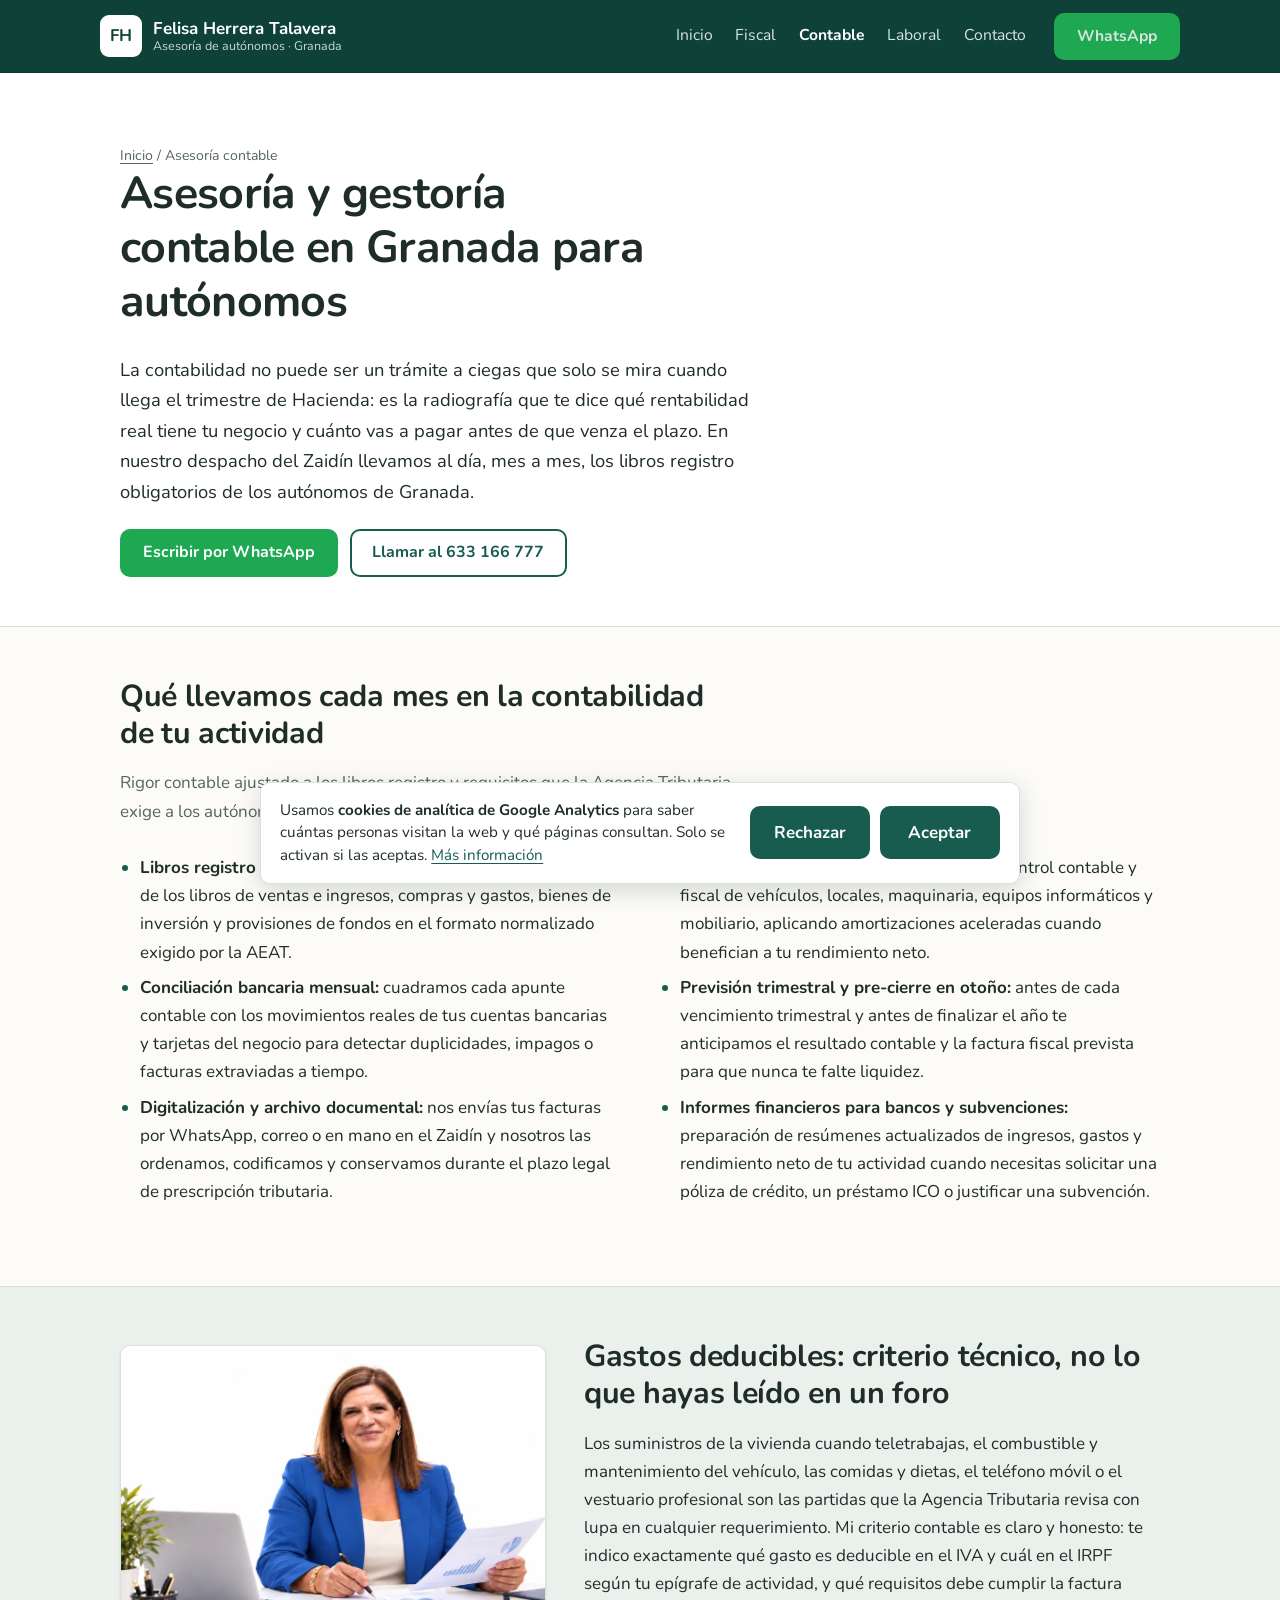
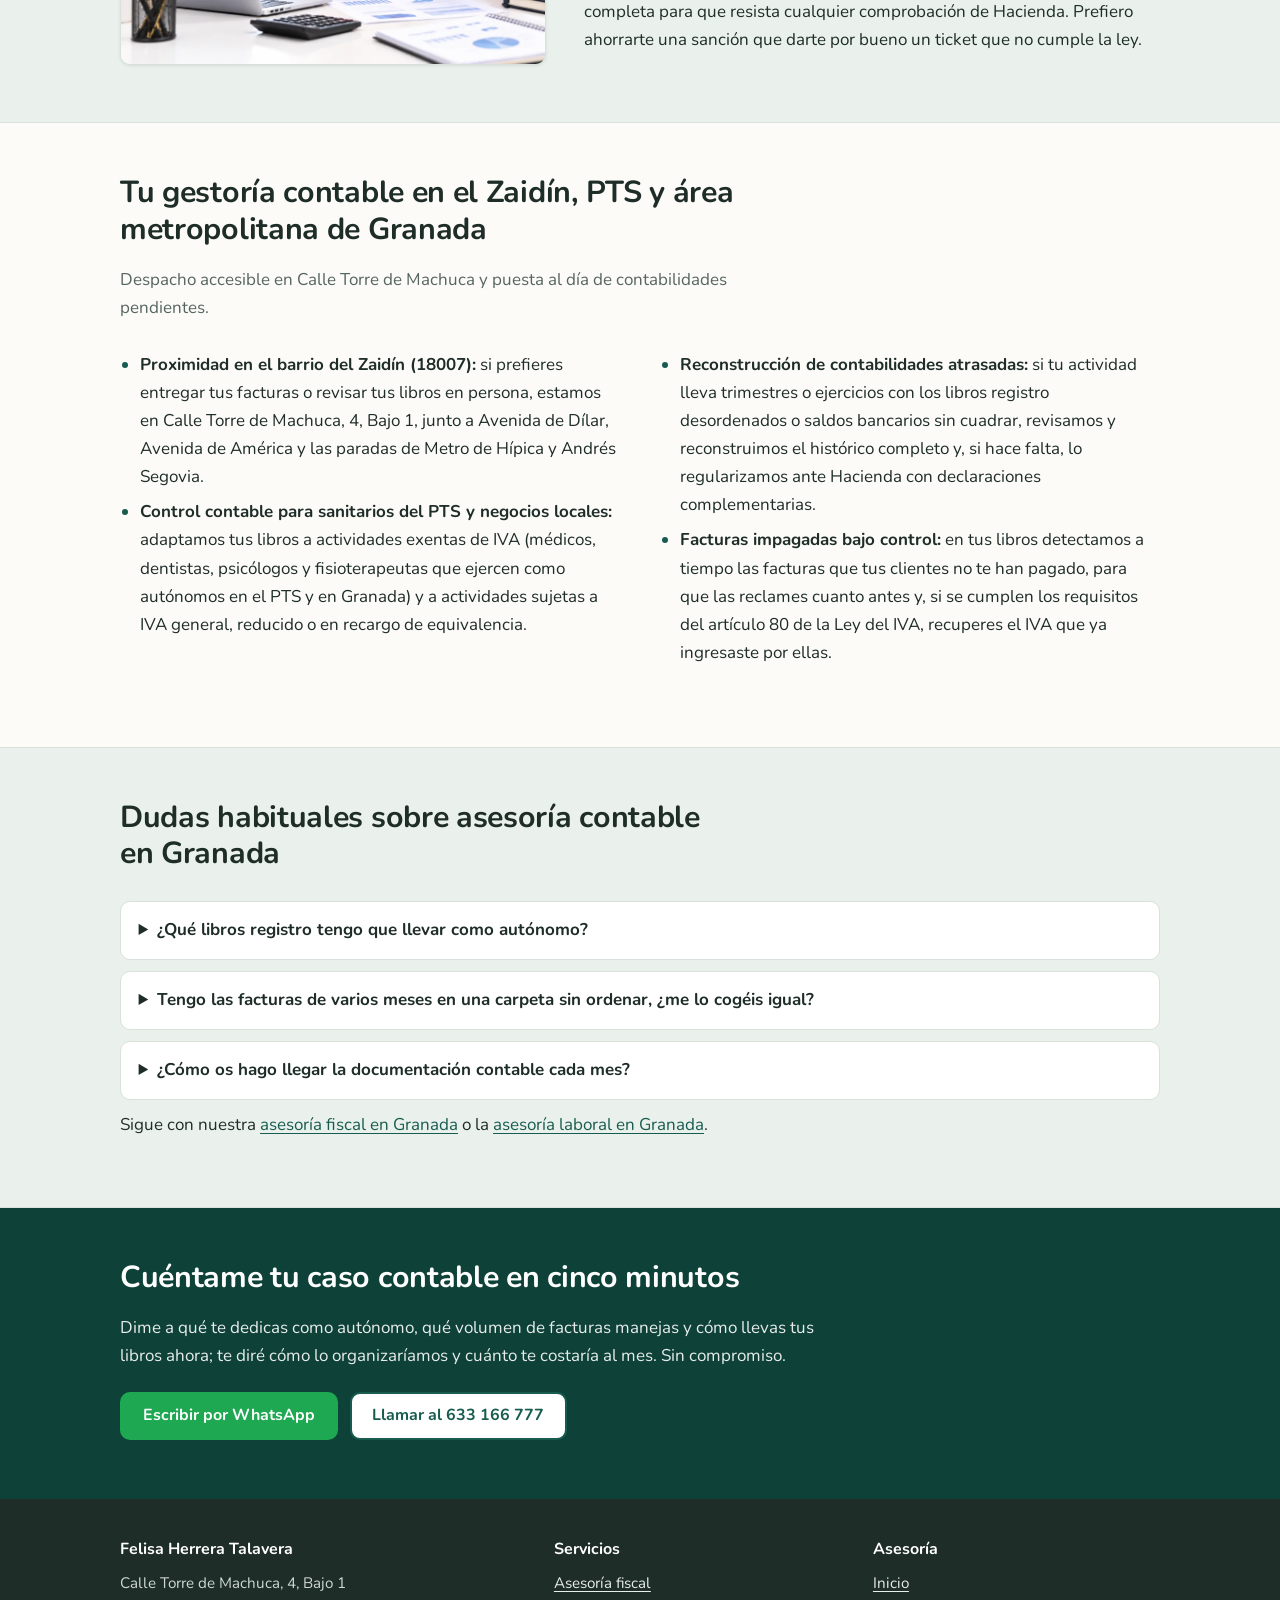
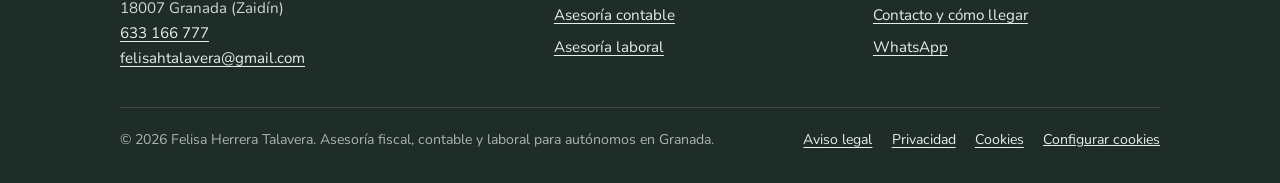
<file: asesoria-contable-granada.html>
<!DOCTYPE html>
<html lang="es">
<head>
<meta charset="utf-8">
<meta name="viewport" content="width=device-width, initial-scale=1">
<!-- Google tag (gtag.js) · GA4 G-LKCRJRYJZS · Consent Mode v2 (modo básico):
     Google Analytics solo se carga si el visitante acepta las cookies de analítica
     (art. 22.2 LSSI). Sin consentimiento no se descarga nada de Google. -->
<script>
  window.dataLayer = window.dataLayer || [];
  function gtag(){dataLayer.push(arguments);}
  gtag('consent', 'default', {
    'ad_storage': 'denied',
    'ad_user_data': 'denied',
    'ad_personalization': 'denied',
    'analytics_storage': 'denied'
  });
  window.cargarGA = function () {
    if (window.gaCargado) return;
    window.gaCargado = true;
    gtag('consent', 'update', {'analytics_storage': 'granted'});
    var s = document.createElement('script');
    s.async = true;
    s.src = 'https://www.googletagmanager.com/gtag/js?id=G-LKCRJRYJZS';
    document.head.appendChild(s);
    gtag('js', new Date());
    gtag('config', 'G-LKCRJRYJZS');
  };
  try {
    var c = (localStorage.getItem('cookies_analitica') || '').split('|');
    if (c[0] === 'si' && Date.now() - Number(c[1]) < 63072000000) window.cargarGA();
  } catch (e) {}
</script>
<title>Asesoría Contable para Autónomos en Granada (Zaidín)</title>
<meta name="description" content="Gestoría contable para autónomos en el Zaidín (Granada): libros registro de IVA e IRPF, gastos deducibles, conciliación bancaria y previsión trimestral.">
<meta name="author" content="Felisa Herrera Talavera">
<link rel="canonical" href="https://www.gestoresgranada.com/asesoria-contable-granada.html">
<link rel="preload" as="font" type="font/woff2" href="/assets/fonts/Nunito/nunito-v26-latin-regular.woff2" crossorigin>
<link rel="preload" as="font" type="font/woff2" href="/assets/fonts/Nunito/nunito-v26-latin-700.woff2" crossorigin>
<link rel="icon" href="/assets/img/favicon.ico" sizes="any">
<link rel="icon" type="image/svg+xml" href="/assets/img/favicon.svg">
<link rel="icon" type="image/png" sizes="96x96" href="/assets/img/favicon-96x96.png">
<link rel="apple-touch-icon" sizes="180x180" href="/assets/img/apple-touch-icon.png">
<link rel="stylesheet" href="/assets/css/style.css?v=1.1">
<meta name="robots" content="index, follow, max-snippet:-1, max-image-preview:large, max-video-preview:-1">
<meta name="theme-color" content="#0e4239">
<meta property="og:title" content="Asesoría Contable para Autónomos en Granada (Zaidín)">
<meta property="og:description" content="Gestoría contable para autónomos en el Zaidín (Granada): libros registro de IVA e IRPF, gastos deducibles, conciliación bancaria y previsión trimestral.">
<meta property="og:type" content="website">
<meta name="twitter:card" content="summary_large_image">
<meta property="og:url" content="https://www.gestoresgranada.com/asesoria-contable-granada.html">
<meta property="og:site_name" content="Felisa Herrera Talavera · Asesoría de Autónomos en Granada">
<meta property="og:locale" content="es_ES">
<meta property="og:image" content="https://www.gestoresgranada.com/assets/img/og-felisa-herrera-asesoria-granada.webp">
<meta property="og:image:width" content="1200">
<meta property="og:image:height" content="630">
<meta property="og:image:type" content="image/webp">
<meta property="og:image:alt" content="Felisa Herrera Talavera, asesoría y gestoría contable en Granada">
<script type="application/ld+json">
{
  "@context": "https://schema.org",
  "@graph": [
    {
      "@type": "AccountingService",
      "@id": "https://www.gestoresgranada.com/#asesoria",
      "name": "Felisa Herrera Talavera",
      "alternateName": [
        "Asesoría Felisa Herrera Talavera",
        "Gestores Granada"
      ],
      "slogan": "Asesoría y gestoría fiscal, contable y laboral solo para autónomos, en el Zaidín (Granada)",
      "description": "Gestoría y asesoría fiscal, contable y laboral para autónomos en Granada (barrio del Zaidín), en ejercicio desde 2006: IVA e IRPF trimestral (modelos 303, 130 y 131), retenciones (111 y 115), declaración de la Renta, libros registro, alta de autónomo y RETA, Cuota Cero y Tarifa Plana, y nóminas y seguros sociales de sus trabajadores. Atención presencial en el Zaidín y online en toda la provincia, con cuota mensual cerrada.",
      "url": "https://www.gestoresgranada.com/",
      "image": [
        "https://www.gestoresgranada.com/assets/img/og-felisa-herrera-asesoria-granada.webp",
        "https://www.gestoresgranada.com/assets/img/asesoria-empresas-granada-zaidin.webp",
        "https://www.gestoresgranada.com/assets/img/retrato-felisa-herrera-asesoria-granada.webp"
      ],
      "telephone": "+34 633 166 777",
      "email": "felisahtalavera@gmail.com",
      "legalName": "Felisa Herrera Talavera",
      "logo": {
        "@type": "ImageObject",
        "url": "https://www.gestoresgranada.com/assets/img/logo-felisa-herrera-asesoria-autonomos-granada.png",
        "contentUrl": "https://www.gestoresgranada.com/assets/img/logo-felisa-herrera-asesoria-autonomos-granada.png",
        "width": 512,
        "height": 512
      },
      "potentialAction": {
        "@type": "ReserveAction",
        "name": "Pedir cita en la asesoría",
        "target": {
          "@type": "EntryPoint",
          "urlTemplate": "https://www.gestoresgranada.com/contacto.html",
          "actionPlatform": [
            "https://schema.org/DesktopWebPlatform",
            "https://schema.org/MobileWebPlatform"
          ]
        },
        "result": {
          "@type": "Reservation",
          "name": "Cita con Felisa Herrera Talavera — Zaidín, Granada"
        }
      },
      "priceRange": "€€",
      "currenciesAccepted": "EUR",
      "foundingDate": "2006",
      "address": {
        "@type": "PostalAddress",
        "streetAddress": "Calle Torre de Machuca, 4, Bajo 1",
        "addressLocality": "Granada",
        "addressRegion": "Andalucía",
        "postalCode": "18007",
        "addressCountry": "ES"
      },
      "geo": {
        "@type": "GeoCoordinates",
        "latitude": 37.15545880182846,
        "longitude": -3.59479047738148
      },
      "containedInPlace": {
        "@type": "Place",
        "name": "Zaidín, Granada"
      },
      "hasMap": "https://www.google.com/maps?q=Calle+Torre+de+Machuca,+4,+Bajo+1,+18007+Granada",
      "openingHoursSpecification": [
        {
          "@type": "OpeningHoursSpecification",
          "dayOfWeek": [
            "Monday",
            "Tuesday",
            "Wednesday",
            "Thursday",
            "Friday"
          ],
          "opens": "09:00",
          "closes": "15:00"
        }
      ],
      "contactPoint": {
        "@type": "ContactPoint",
        "contactType": "customer service",
        "telephone": "+34 633 166 777",
        "email": "felisahtalavera@gmail.com",
        "availableLanguage": "es",
        "areaServed": "ES",
        "hoursAvailable": [
          {
            "@type": "OpeningHoursSpecification",
            "dayOfWeek": [
              "Monday",
              "Tuesday",
              "Wednesday",
              "Thursday",
              "Friday"
            ],
            "opens": "09:00",
            "closes": "15:00"
          }
        ]
      },
      "areaServed": [
        {
          "@type": "Place",
          "name": "Zaidín-Vergeles, Granada"
        },
        {
          "@type": "Place",
          "name": "Parque Tecnológico de la Salud (PTS), Granada"
        },
        {
          "@type": "City",
          "name": "Granada",
          "sameAs": "https://www.wikidata.org/wiki/Q8810"
        },
        {
          "@type": "City",
          "name": "Armilla"
        },
        {
          "@type": "City",
          "name": "La Zubia"
        },
        {
          "@type": "City",
          "name": "Ogíjares"
        },
        {
          "@type": "City",
          "name": "Churriana de la Vega"
        },
        {
          "@type": "City",
          "name": "Huétor Vega"
        },
        {
          "@type": "AdministrativeArea",
          "name": "Provincia de Granada"
        }
      ],
      "knowsLanguage": "es",
      "knowsAbout": [
        "Asesoría y gestoría fiscal de autónomos",
        "IVA trimestral (modelo 303) y resumen anual (modelo 390)",
        "Pagos fraccionados de IRPF en estimación directa (modelo 130) y módulos (modelo 131)",
        "Retenciones de trabajadores, profesionales y alquileres (modelos 111, 115, 190 y 180)",
        "Facturación electrónica y sistema Verifactu para autónomos",
        "Declaración de la Renta con actividad económica (modelo 100)",
        "Libros registro obligatorios de IRPF e IVA (ventas, gastos y bienes de inversión)",
        "RETA, Tarifa Plana y Cuota Cero de la Junta de Andalucía",
        "Cotización de autónomos por ingresos reales",
        "Nóminas, contratos y seguros sociales (Sistema RED / Siltra) de trabajadores contratados por autónomos",
        "Declaración de la Renta de autónomos",
        "Alta de autónomos en Hacienda y en la Seguridad Social",
        "Ayudas y subvenciones para autónomos en Andalucía"
      ],
      "hasOfferCatalog": {
        "@type": "OfferCatalog",
        "name": "Servicios de gestoría y asesoría para autónomos en el Zaidín, Granada",
        "itemListElement": [
          {
            "@type": "Offer",
            "itemOffered": {
              "@type": "Service",
              "@id": "https://www.gestoresgranada.com/asesoria-fiscal-granada.html#servicio",
              "name": "Asesoría y gestoría fiscal para autónomos en Granada",
              "url": "https://www.gestoresgranada.com/asesoria-fiscal-granada.html"
            }
          },
          {
            "@type": "Offer",
            "itemOffered": {
              "@type": "Service",
              "@id": "https://www.gestoresgranada.com/asesoria-contable-granada.html#servicio",
              "name": "Asesoría contable para autónomos en Granada",
              "url": "https://www.gestoresgranada.com/asesoria-contable-granada.html"
            }
          },
          {
            "@type": "Offer",
            "itemOffered": {
              "@type": "Service",
              "@id": "https://www.gestoresgranada.com/asesoria-laboral-granada.html#servicio",
              "name": "Asesoría laboral para autónomos y sus trabajadores en Granada",
              "url": "https://www.gestoresgranada.com/asesoria-laboral-granada.html"
            }
          },
          {
            "@type": "Offer",
            "itemOffered": {
              "@type": "Service",
              "name": "Declaración de la Renta de autónomos en Granada",
              "url": "https://www.gestoresgranada.com/asesoria-fiscal-granada.html"
            }
          },
          {
            "@type": "Offer",
            "itemOffered": {
              "@type": "Service",
              "name": "Alta de autónomo en Hacienda y en la Seguridad Social",
              "url": "https://www.gestoresgranada.com/"
            }
          },
          {
            "@type": "Offer",
            "itemOffered": {
              "@type": "Service",
              "name": "Tramitación de ayudas para autónomos: Cuota Cero y Tarifa Plana",
              "url": "https://www.gestoresgranada.com/asesoria-laboral-granada.html"
            }
          },
          {
            "@type": "Offer",
            "itemOffered": {
              "@type": "Service",
              "name": "Gestoría online para autónomos de la provincia de Granada",
              "url": "https://www.gestoresgranada.com/contacto.html"
            }
          }
        ]
      },
      "founder": {
        "@id": "https://www.gestoresgranada.com/#felisa"
      },
      "employee": {
        "@id": "https://www.gestoresgranada.com/#felisa"
      }
    },
    {
      "@type": "Person",
      "@id": "https://www.gestoresgranada.com/#felisa",
      "name": "Felisa Herrera Talavera",
      "givenName": "Felisa",
      "familyName": "Herrera Talavera",
      "url": "https://www.gestoresgranada.com/",
      "jobTitle": "Asesora fiscal, contable y laboral de autónomos",
      "description": "Licenciada en Relaciones Laborales por la Universidad de Granada y asesora en ejercicio desde 2006 en el barrio del Zaidín (Granada), dedicada en exclusiva a trabajadores autónomos y sus empleados.",
      "image": {
        "@type": "ImageObject",
        "url": "https://www.gestoresgranada.com/assets/img/retrato-felisa-herrera-asesoria-granada.webp",
        "contentUrl": "https://www.gestoresgranada.com/assets/img/retrato-felisa-herrera-asesoria-granada.webp",
        "width": 800,
        "height": 1000,
        "caption": "Felisa Herrera Talavera"
      },
      "alumniOf": {
        "@type": "CollegeOrUniversity",
        "name": "Universidad de Granada",
        "url": "https://www.ugr.es/"
      },
      "hasCredential": [
        {
          "@type": "EducationalOccupationalCredential",
          "name": "Licenciatura en Relaciones Laborales (2007)",
          "credentialCategory": "degree",
          "recognizedBy": {
            "@type": "CollegeOrUniversity",
            "name": "Universidad de Granada",
            "url": "https://www.ugr.es/"
          }
        },
        {
          "@type": "EducationalOccupationalCredential",
          "name": "Máster Fiscal para Profesionales (2015)",
          "credentialCategory": "certificate",
          "recognizedBy": {
            "@type": "Organization",
            "name": "Centro de Estudios Jurídicos de Granada"
          }
        },
        {
          "@type": "EducationalOccupationalCredential",
          "name": "Máster en Recursos Humanos (2010)",
          "credentialCategory": "certificate",
          "recognizedBy": {
            "@type": "Organization",
            "name": "Escuela de Negocios de Andalucía"
          }
        },
        {
          "@type": "EducationalOccupationalCredential",
          "name": "Experto Fiscal (2009)",
          "credentialCategory": "certificate",
          "recognizedBy": {
            "@type": "Organization",
            "name": "Academia LANT"
          }
        }
      ],
      "knowsAbout": [
        "Fiscalidad de autónomos",
        "Libros registro de IRPF e IVA",
        "Relaciones laborales y Seguridad Social (RETA)"
      ],
      "knowsLanguage": "es",
      "telephone": "+34 633 166 777",
      "email": "felisahtalavera@gmail.com",
      "worksFor": {
        "@id": "https://www.gestoresgranada.com/#asesoria"
      },
      "workLocation": {
        "@id": "https://www.gestoresgranada.com/#asesoria"
      },
      "areaServed": [
        {
          "@type": "City",
          "name": "Granada",
          "sameAs": "https://www.wikidata.org/wiki/Q8810"
        },
        {
          "@type": "AdministrativeArea",
          "name": "Provincia de Granada"
        }
      ]
    },
    {
      "@type": "WebSite",
      "@id": "https://www.gestoresgranada.com/#web",
      "url": "https://www.gestoresgranada.com/",
      "name": "Felisa Herrera Talavera",
      "alternateName": [
        "Gestores Granada",
        "gestoresgranada.com"
      ],
      "inLanguage": "es",
      "publisher": {
        "@id": "https://www.gestoresgranada.com/#asesoria"
      }
    },
    {
      "@type": [
        "WebPage",
        "FAQPage"
      ],
      "@id": "https://www.gestoresgranada.com/asesoria-contable-granada.html#webpage",
      "url": "https://www.gestoresgranada.com/asesoria-contable-granada.html",
      "name": "Asesoría Contable para Autónomos en Granada (Zaidín)",
      "description": "Gestoría contable para autónomos en el Zaidín (Granada): libros registro de IVA e IRPF, gastos deducibles, conciliación bancaria y previsión trimestral.",
      "inLanguage": "es",
      "isPartOf": {
        "@id": "https://www.gestoresgranada.com/#web"
      },
      "about": {
        "@id": "https://www.gestoresgranada.com/asesoria-contable-granada.html#servicio"
      },
      "datePublished": "2026-09-28",
      "dateModified": "2026-11-01",
      "lastReviewed": "2026-11-01",
      "author": {
        "@id": "https://www.gestoresgranada.com/#felisa"
      },
      "reviewedBy": {
        "@id": "https://www.gestoresgranada.com/#felisa"
      },
      "primaryImageOfPage": {
        "@type": "ImageObject",
        "url": "https://www.gestoresgranada.com/assets/img/asesoria-contable-autonomos-granada.webp",
        "contentUrl": "https://www.gestoresgranada.com/assets/img/asesoria-contable-autonomos-granada.webp",
        "width": 900,
        "height": 675
      },
      "breadcrumb": {
        "@id": "https://www.gestoresgranada.com/asesoria-contable-granada.html#breadcrumb"
      },
      "mainEntity": [
        {
          "@type": "Question",
          "name": "¿Qué libros registro tengo que llevar como autónomo?",
          "acceptedAnswer": {
            "@type": "Answer",
            "text": "Depende de tu actividad y de tu régimen. En estimación directa simplificada, si tu actividad es empresarial (comercio, hostelería, oficios), los libros registro de ventas e ingresos, de compras y gastos y de bienes de inversión; si eres profesional, los de ingresos, gastos, bienes de inversión y provisiones de fondos y suplidos (artículo 68 del Reglamento del IRPF). En módulos basta, por lo general, con conservar las facturas ordenadas por trimestres y llevar el libro de bienes de inversión si deduces amortizaciones. A todo ello se suman los libros registro del IVA que correspondan a tu régimen. Nosotros los llevamos en el formato normalizado que exige la AEAT."
          }
        },
        {
          "@type": "Question",
          "name": "Tengo las facturas de varios meses en una carpeta sin ordenar, ¿me lo cogéis igual?",
          "acceptedAnswer": {
            "@type": "Answer",
            "text": "Sí. Poner al día meses atrasados es un trabajo técnico concreto, no un problema irresoluble: valoramos el volumen de documentos pendientes, te damos un presupuesto cerrado por la puesta al día y, una vez cuadrado todo, pasamos a la cuota mensual ordinaria."
          }
        },
        {
          "@type": "Question",
          "name": "¿Cómo os hago llegar la documentación contable cada mes?",
          "acceptedAnswer": {
            "@type": "Answer",
            "text": "Como te resulte más cómodo en tu rutina diaria: puedes enviarnos fotos nítidas o PDFs por WhatsApp, remitirlos por correo electrónico o acercarte al despacho del Zaidín con la documentación en papel. Nosotros te dejamos montado un sistema sencillo para que no pierdas ni un solo gasto deducible."
          }
        }
      ]
    },
    {
      "@type": "BreadcrumbList",
      "@id": "https://www.gestoresgranada.com/asesoria-contable-granada.html#breadcrumb",
      "itemListElement": [
        {
          "@type": "ListItem",
          "position": 1,
          "name": "Inicio",
          "item": "https://www.gestoresgranada.com/"
        },
        {
          "@type": "ListItem",
          "position": 2,
          "name": "Asesoría contable",
          "item": "https://www.gestoresgranada.com/asesoria-contable-granada.html"
        }
      ]
    },
    {
      "@type": "Service",
      "@id": "https://www.gestoresgranada.com/asesoria-contable-granada.html#servicio",
      "name": "Asesoría contable para autónomos en Granada",
      "alternateName": [
        "Gestoría contable para autónomos en Granada",
        "Gestor contable de autónomos en Granada"
      ],
      "serviceType": "Asesoría y gestoría contable",
      "additionalType": "https://schema.org/AccountingService",
      "category": "Asesoría y gestoría contable",
      "availableChannel": [
        {
          "@type": "ServiceChannel",
          "name": "Atención presencial en el despacho del Zaidín (Granada)",
          "serviceLocation": {
            "@id": "https://www.gestoresgranada.com/#asesoria"
          }
        },
        {
          "@type": "ServiceChannel",
          "name": "Gestoría online: WhatsApp, teléfono y correo electrónico",
          "serviceUrl": "https://wa.me/34633166777",
          "servicePhone": {
            "@type": "ContactPoint",
            "telephone": "+34 633 166 777",
            "contactType": "customer service",
            "availableLanguage": "es"
          }
        }
      ],
      "description": "Llevanza de los libros registro obligatorios de IRPF e IVA de trabajadores autónomos en el Zaidín (Granada): ventas e ingresos, compras y gastos, bienes de inversión y provisiones de fondos; revisión de gastos deducibles, conciliación bancaria, amortizaciones, previsión trimestral de impuestos y puesta al día de libros atrasados.",
      "url": "https://www.gestoresgranada.com/asesoria-contable-granada.html",
      "image": "https://www.gestoresgranada.com/assets/img/asesoria-contable-autonomos-granada.webp",
      "provider": {
        "@id": "https://www.gestoresgranada.com/#asesoria"
      },
      "areaServed": [
        {
          "@type": "Place",
          "name": "Zaidín-Vergeles, Granada"
        },
        {
          "@type": "Place",
          "name": "Parque Tecnológico de la Salud (PTS), Granada"
        },
        {
          "@type": "City",
          "name": "Granada",
          "sameAs": "https://www.wikidata.org/wiki/Q8810"
        },
        {
          "@type": "City",
          "name": "Armilla"
        },
        {
          "@type": "City",
          "name": "La Zubia"
        },
        {
          "@type": "City",
          "name": "Ogíjares"
        },
        {
          "@type": "City",
          "name": "Churriana de la Vega"
        },
        {
          "@type": "City",
          "name": "Huétor Vega"
        },
        {
          "@type": "AdministrativeArea",
          "name": "Provincia de Granada"
        }
      ],
      "audience": {
        "@type": "Audience",
        "audienceType": "Trabajadores autónomos (personas físicas) y sus empleados"
      },
      "hasOfferCatalog": {
        "@type": "OfferCatalog",
        "name": "Asesoría y gestoría contable para autónomos en Granada",
        "itemListElement": [
          {
            "@type": "Offer",
            "itemOffered": {
              "@type": "Service",
              "name": "Libros registro obligatorios de IRPF e IVA para autónomos"
            }
          },
          {
            "@type": "Offer",
            "itemOffered": {
              "@type": "Service",
              "name": "Revisión de gastos deducibles y control de amortizaciones"
            }
          },
          {
            "@type": "Offer",
            "itemOffered": {
              "@type": "Service",
              "name": "Conciliación bancaria mensual y previsión trimestral de impuestos"
            }
          },
          {
            "@type": "Offer",
            "itemOffered": {
              "@type": "Service",
              "name": "Puesta al día de libros registro atrasados"
            }
          }
        ]
      }
    }
  ]
}
</script>
</head>
<body>
<a class="salto" href="#contenido">Saltar al contenido</a>
<header class="cabecera">
  <div class="contenedor cabecera__fila">
    <a class="marca" href="/" aria-label="Felisa Herrera Talavera, inicio">
      <span class="marca__sello" aria-hidden="true">FH</span>
      <span class="marca__nombre">Felisa Herrera Talavera<small>Asesoría de autónomos · Granada</small></span>
    </a>
    <nav class="nav" aria-label="Principal">
      <a href="/">Inicio</a>
      <a href="/asesoria-fiscal-granada.html">Fiscal</a>
      <a href="/asesoria-contable-granada.html" aria-current="page">Contable</a>
      <a href="/asesoria-laboral-granada.html">Laboral</a>
      <a href="/contacto.html">Contacto</a>
      <a class="boton boton--wa" href="https://wa.me/34633166777?text=Hola%20Felisa%2C%20busco%20asesor%C3%ADa%20contable%20en%20Granada%20y%20querr%C3%ADa%20informaci%C3%B3n." rel="noopener">WhatsApp</a>
    </nav>
    <button class="hamburguesa" id="hamburgerBtn" aria-expanded="false" aria-controls="mobileMenu" aria-label="Abrir menú">
      <span></span><span></span><span></span>
    </button>
  </div>
  <nav class="menu-movil" id="mobileMenu" hidden aria-label="Menú móvil">
    <button class="menu-movil__cerrar" id="closeMenuBtn" aria-label="Cerrar menú">×</button>
    <a href="/">Inicio</a>
    <a href="/asesoria-fiscal-granada.html">Asesoría fiscal</a>
    <a href="/asesoria-contable-granada.html">Asesoría contable</a>
    <a href="/asesoria-laboral-granada.html">Asesoría laboral</a>
    <a href="/contacto.html">Contacto</a>
    <a class="boton boton--wa" href="https://wa.me/34633166777?text=Hola%20Felisa%2C%20busco%20asesor%C3%ADa%20contable%20en%20Granada%20y%20querr%C3%ADa%20informaci%C3%B3n." rel="noopener">Escribir por WhatsApp</a>
  </nav>
</header>
<main id="contenido">
<section class="hero">
  <div class="contenedor">
    <p class="migas"><a href="/">Inicio</a> / Asesoría contable</p>
    <h1>Asesoría y gestoría contable en Granada para autónomos</h1>
    <p class="hero__intro">La contabilidad no puede ser un trámite a ciegas que solo se mira cuando llega el trimestre de Hacienda: es la radiografía que te dice qué rentabilidad real tiene tu negocio y cuánto vas a pagar antes de que venza el plazo. En nuestro despacho del Zaidín llevamos al día, mes a mes, los libros registro obligatorios de los autónomos de Granada.</p>
    <div class="botonera">
      <a class="boton boton--wa" href="https://wa.me/34633166777?text=Hola%20Felisa%2C%20busco%20asesor%C3%ADa%20contable%20en%20Granada%20y%20querr%C3%ADa%20informaci%C3%B3n." rel="noopener">Escribir por WhatsApp</a>
      <a class="boton boton--borde" href="tel:+34633166777">Llamar al 633 166 777</a>
    </div>
  </div>
</section>

<section class="seccion">
  <div class="contenedor">
    <div class="seccion__cabeza">
      <h2>Qué llevamos cada mes en la contabilidad de tu actividad</h2>
      <p>Rigor contable ajustado a los libros registro y requisitos que la Agencia Tributaria exige a los autónomos en estimación directa y en módulos.</p>
    </div>
    <div class="tramites">
      <ul>
        <li><strong>Libros registro obligatorios para autónomos:</strong> llevanza al día de los libros de ventas e ingresos, compras y gastos, bienes de inversión y provisiones de fondos en el formato normalizado exigido por la AEAT.</li>
        <li><strong>Conciliación bancaria mensual:</strong> cuadramos cada apunte contable con los movimientos reales de tus cuentas bancarias y tarjetas del negocio para detectar duplicidades, impagos o facturas extraviadas a tiempo.</li>
        <li><strong>Digitalización y archivo documental:</strong> nos envías tus facturas por WhatsApp, correo o en mano en el Zaidín y nosotros las ordenamos, codificamos y conservamos durante el plazo legal de prescripción tributaria.</li>
      </ul>
      <ul>
        <li><strong>Cuadros de amortización e inmovilizado:</strong> control contable y fiscal de vehículos, locales, maquinaria, equipos informáticos y mobiliario, aplicando amortizaciones aceleradas cuando benefician a tu rendimiento neto.</li>
        <li><strong>Previsión trimestral y pre-cierre en otoño:</strong> antes de cada vencimiento trimestral y antes de finalizar el año te anticipamos el resultado contable y la factura fiscal prevista para que nunca te falte liquidez.</li>
        <li><strong>Informes financieros para bancos y subvenciones:</strong> preparación de resúmenes actualizados de ingresos, gastos y rendimiento neto de tu actividad cuando necesitas solicitar una póliza de crédito, un préstamo ICO o justificar una subvención.</li>
      </ul>
    </div>
  </div>
</section>

<section class="seccion seccion--panel">
  <div class="contenedor media media--inversa">
    <img class="media__foto" src="/assets/img/asesoria-contable-autonomos-granada.webp" alt="Asesoría y gestoría contable en el Zaidín (Granada): revisión de facturas, balances y gastos deducibles" width="900" height="675" loading="lazy">
    <div>
    <h2>Gastos deducibles: criterio técnico, no lo que hayas leído en un foro</h2>
    <p class="texto">Los suministros de la vivienda cuando teletrabajas, el combustible y mantenimiento del vehículo, las comidas y dietas, el teléfono móvil o el vestuario profesional son las partidas que la Agencia Tributaria revisa con lupa en cualquier requerimiento. Mi criterio contable es claro y honesto: te indico exactamente qué gasto es deducible en el IVA y cuál en el IRPF según tu epígrafe de actividad, y qué requisitos debe cumplir la factura completa para que resista cualquier comprobación de Hacienda. Prefiero ahorrarte una sanción que darte por bueno un ticket que no cumple la ley.</p>
    </div>
  </div>
</section>

<section class="seccion">
  <div class="contenedor">
    <div class="seccion__cabeza">
      <h2>Tu gestoría contable en el Zaidín, PTS y área metropolitana de Granada</h2>
      <p>Despacho accesible en Calle Torre de Machuca y puesta al día de contabilidades pendientes.</p>
    </div>
    <div class="tramites">
      <ul>
        <li><strong>Proximidad en el barrio del Zaidín (18007):</strong> si prefieres entregar tus facturas o revisar tus libros en persona, estamos en Calle Torre de Machuca, 4, Bajo 1, junto a Avenida de Dílar, Avenida de América y las paradas de Metro de Hípica y Andrés Segovia.</li>
        <li><strong>Control contable para sanitarios del PTS y negocios locales:</strong> adaptamos tus libros a actividades exentas de IVA (médicos, dentistas, psicólogos y fisioterapeutas que ejercen como autónomos en el PTS y en Granada) y a actividades sujetas a IVA general, reducido o en recargo de equivalencia.</li>
      </ul>
      <ul>
        <li><strong>Reconstrucción de contabilidades atrasadas:</strong> si tu actividad lleva trimestres o ejercicios con los libros registro desordenados o saldos bancarios sin cuadrar, revisamos y reconstruimos el histórico completo y, si hace falta, lo regularizamos ante Hacienda con declaraciones complementarias.</li>
        <li><strong>Facturas impagadas bajo control:</strong> en tus libros detectamos a tiempo las facturas que tus clientes no te han pagado, para que las reclames cuanto antes y, si se cumplen los requisitos del artículo 80 de la Ley del IVA, recuperes el IVA que ya ingresaste por ellas.</li>
      </ul>
    </div>
  </div>
</section>

<section class="seccion seccion--panel faq">
  <div class="contenedor">
    <div class="seccion__cabeza"><h2>Dudas habituales sobre asesoría contable en Granada</h2></div>
    <details>
      <summary>¿Qué libros registro tengo que llevar como autónomo?</summary>
      <div class="faq__cuerpo"><p>Depende de tu actividad y de tu régimen. En estimación directa simplificada, si tu actividad es empresarial (comercio, hostelería, oficios), los libros registro de ventas e ingresos, de compras y gastos y de bienes de inversión; si eres profesional, los de ingresos, gastos, bienes de inversión y provisiones de fondos y suplidos (artículo 68 del Reglamento del IRPF). En módulos basta, por lo general, con conservar las facturas ordenadas por trimestres y llevar el libro de bienes de inversión si deduces amortizaciones. A todo ello se suman los libros registro del IVA que correspondan a tu régimen. Nosotros los llevamos en el formato normalizado que exige la AEAT.</p></div>
    </details>
    <details>
      <summary>Tengo las facturas de varios meses en una carpeta sin ordenar, ¿me lo cogéis igual?</summary>
      <div class="faq__cuerpo"><p>Sí. Poner al día meses atrasados es un trabajo técnico concreto, no un problema irresoluble: valoramos el volumen de documentos pendientes, te damos un presupuesto cerrado por la puesta al día y, una vez cuadrado todo, pasamos a la cuota mensual ordinaria.</p></div>
    </details>
    <details>
      <summary>¿Cómo os hago llegar la documentación contable cada mes?</summary>
      <div class="faq__cuerpo"><p>Como te resulte más cómodo en tu rutina diaria: puedes enviarnos fotos nítidas o PDFs por WhatsApp, remitirlos por correo electrónico o acercarte al despacho del Zaidín con la documentación en papel. Nosotros te dejamos montado un sistema sencillo para que no pierdas ni un solo gasto deducible.</p></div>
    </details>
    <p>Sigue con nuestra <a href="/asesoria-fiscal-granada.html">asesoría fiscal en Granada</a> o la <a href="/asesoria-laboral-granada.html">asesoría laboral en Granada</a>.</p>
  </div>
</section>

<section class="seccion cta-final">
  <div class="contenedor">
    <h2>Cuéntame tu caso contable en cinco minutos</h2>
    <p class="texto">Dime a qué te dedicas como autónomo, qué volumen de facturas manejas y cómo llevas tus libros ahora; te diré cómo lo organizaríamos y cuánto te costaría al mes. Sin compromiso.</p>
    <div class="botonera">
      <a class="boton boton--wa" href="https://wa.me/34633166777?text=Hola%20Felisa%2C%20busco%20asesor%C3%ADa%20contable%20en%20Granada%20y%20querr%C3%ADa%20informaci%C3%B3n." rel="noopener">Escribir por WhatsApp</a>
      <a class="boton boton--borde" href="tel:+34633166777">Llamar al 633 166 777</a>
    </div>
  </div>
</section>
</main>
<footer class="pie">
  <div class="contenedor">
    <div class="pie__rejilla">
      <div>
        <h3>Felisa Herrera Talavera</h3>
        <address>
          Calle Torre de Machuca, 4, Bajo 1<br>18007 Granada (Zaidín)<br>
          <a href="tel:+34633166777">633 166 777</a><br>
          <a href="mailto:felisahtalavera@gmail.com">felisahtalavera@gmail.com</a>
        </address>
      </div>
      <div>
        <h3>Servicios</h3>
        <ul>
          <li><a href="/asesoria-fiscal-granada.html">Asesoría fiscal</a></li>
          <li><a href="/asesoria-contable-granada.html">Asesoría contable</a></li>
          <li><a href="/asesoria-laboral-granada.html">Asesoría laboral</a></li>
        </ul>
      </div>
      <div>
        <h3>Asesoría</h3>
        <ul>
          <li><a href="/">Inicio</a></li>
          <li><a href="/contacto.html">Contacto y cómo llegar</a></li>
          <li><a href="https://wa.me/34633166777?text=Hola%20Felisa%2C%20busco%20asesor%C3%ADa%20contable%20en%20Granada%20y%20querr%C3%ADa%20informaci%C3%B3n." rel="noopener">WhatsApp</a></li>
        </ul>
      </div>
    </div>
    <div class="pie__legal">
      <span>© 2026 Felisa Herrera Talavera. Asesoría fiscal, contable y laboral para autónomos en Granada.</span>
      <ul>
        <li><a href="/aviso-legal.html">Aviso legal</a></li>
        <li><a href="/politica-privacidad.html">Privacidad</a></li>
        <li><a href="/politica-cookies.html">Cookies</a></li>
        <li><button type="button" class="pie__cookies" data-cookies-config>Configurar cookies</button></li>
      </ul>
    </div>
  </div>
</footer>
<script defer src="/assets/js/main.js?v=1.1"></script>
</body>
</html>
</file>
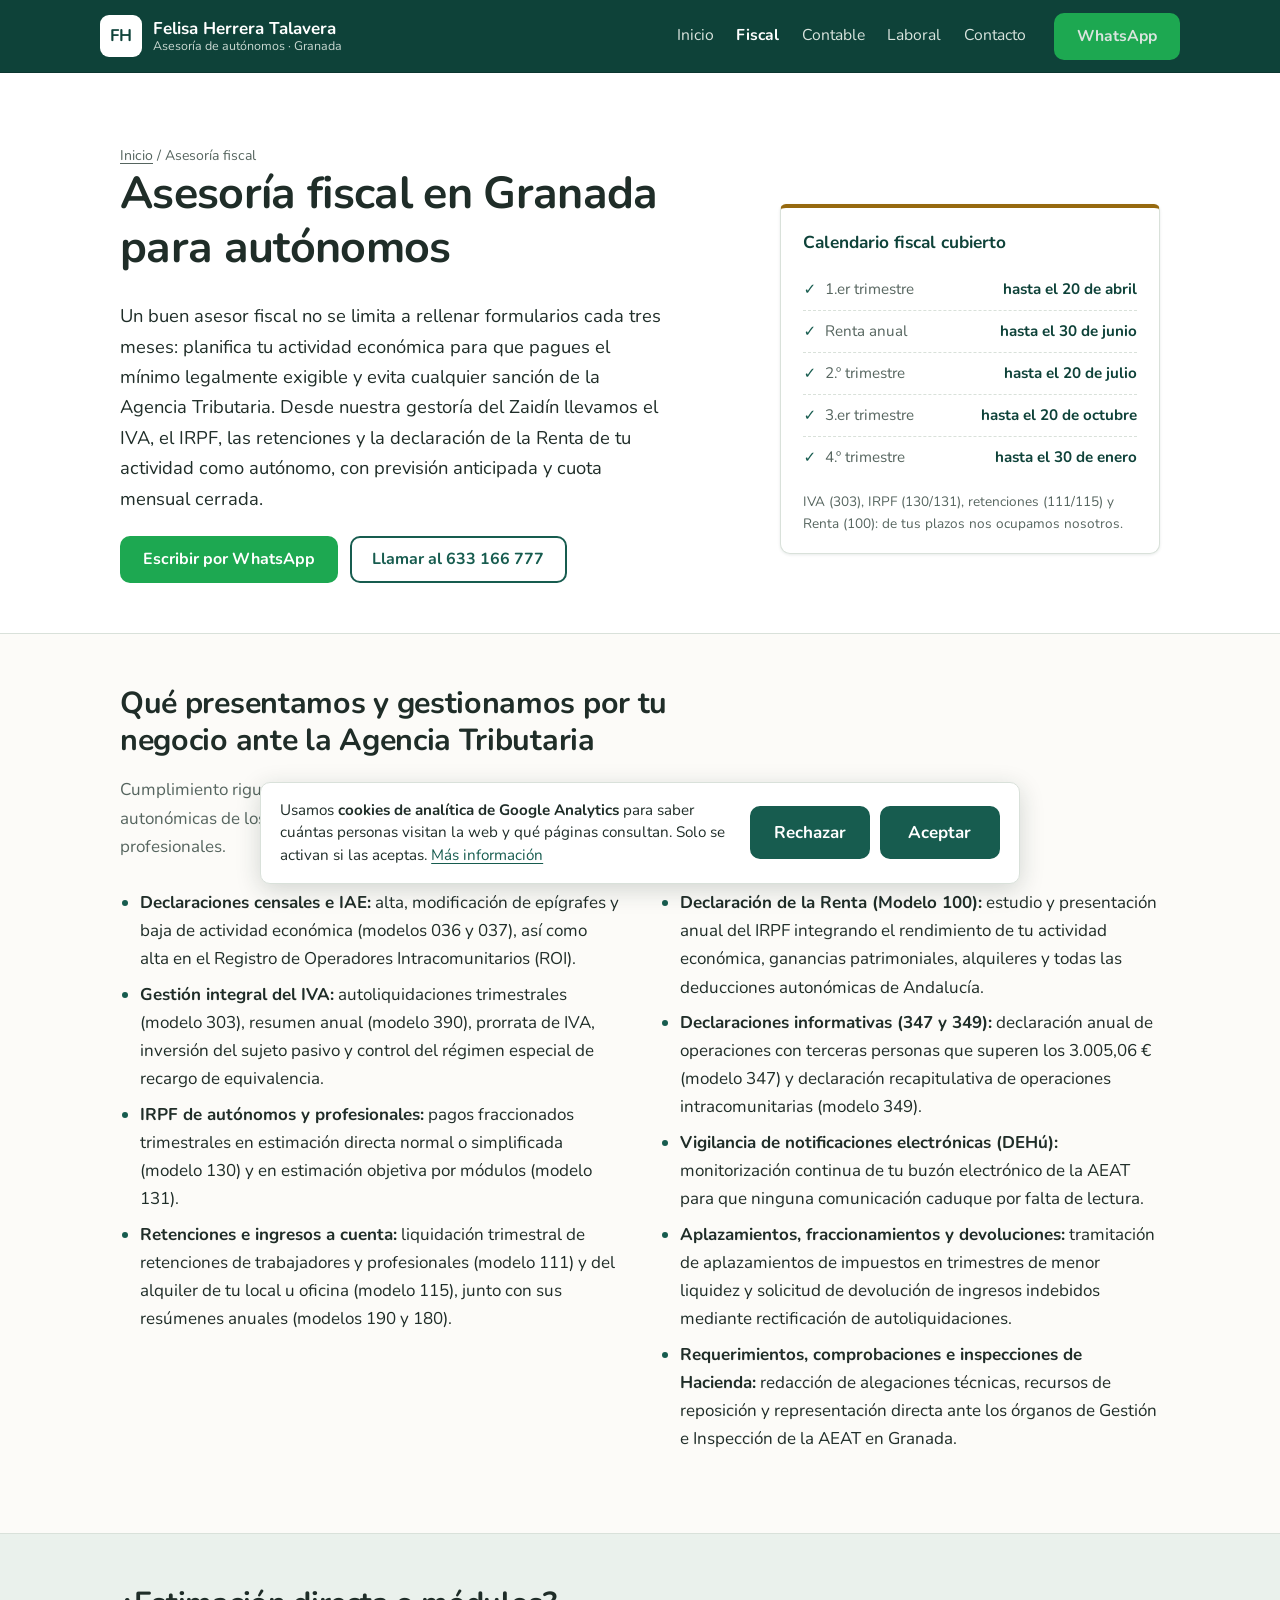
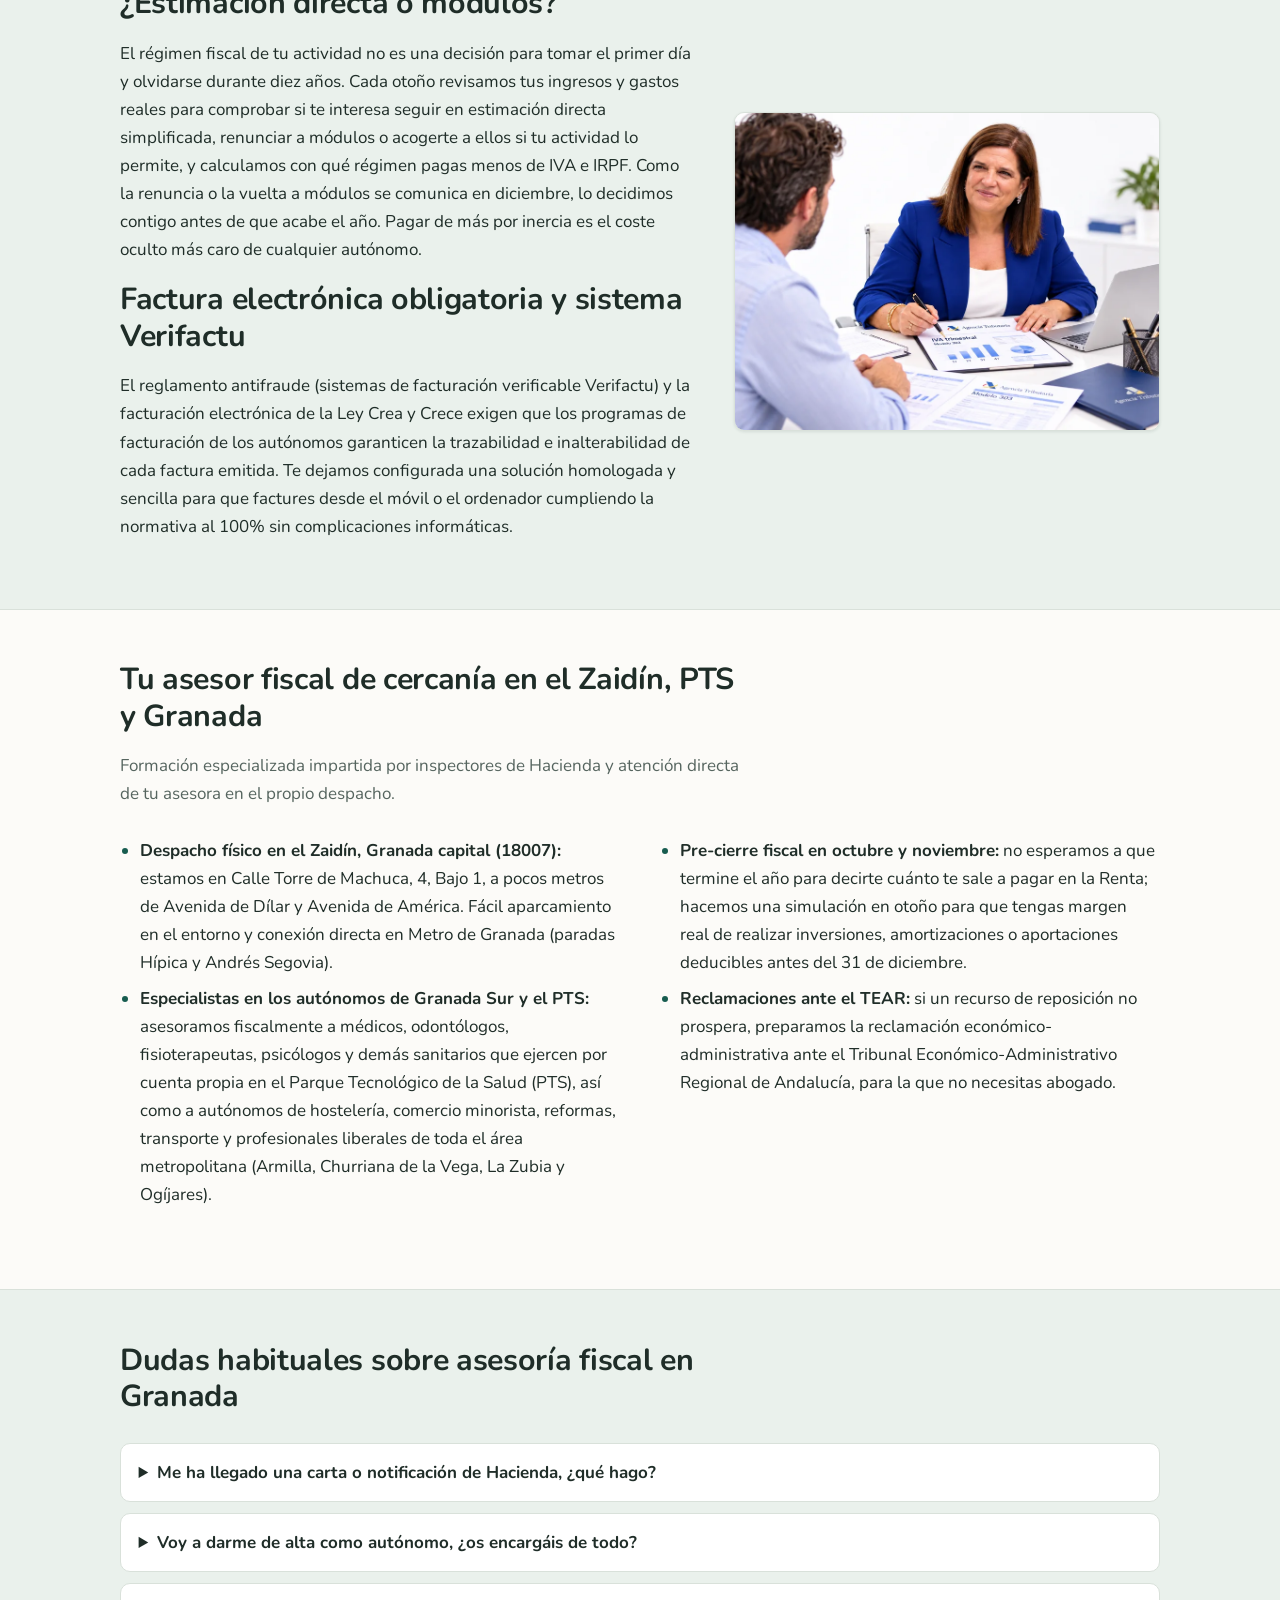
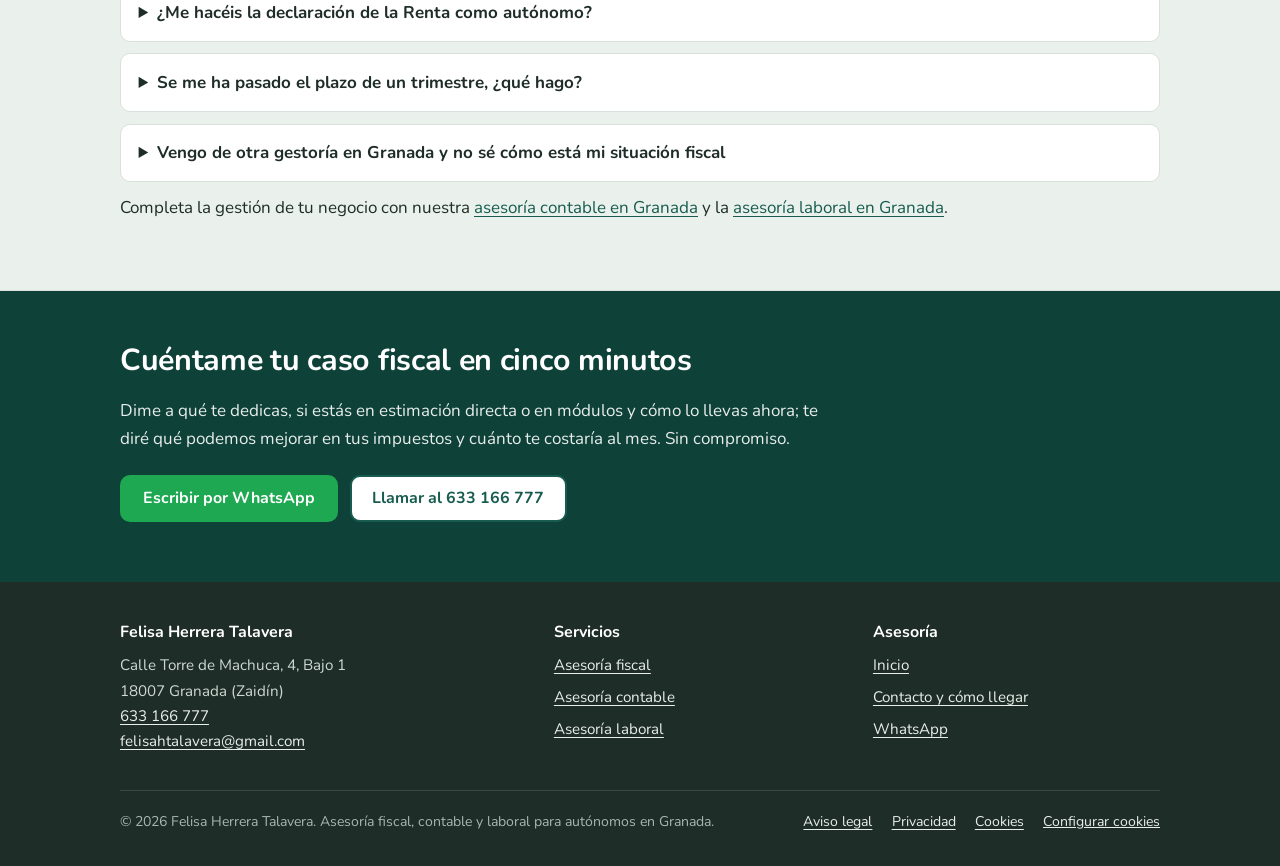
<file: asesoria-fiscal-granada.html>
<!DOCTYPE html>
<html lang="es">
<head>
<meta charset="utf-8">
<meta name="viewport" content="width=device-width, initial-scale=1">
<!-- Google tag (gtag.js) · GA4 G-LKCRJRYJZS · Consent Mode v2 (modo básico):
     Google Analytics solo se carga si el visitante acepta las cookies de analítica
     (art. 22.2 LSSI). Sin consentimiento no se descarga nada de Google. -->
<script>
  window.dataLayer = window.dataLayer || [];
  function gtag(){dataLayer.push(arguments);}
  gtag('consent', 'default', {
    'ad_storage': 'denied',
    'ad_user_data': 'denied',
    'ad_personalization': 'denied',
    'analytics_storage': 'denied'
  });
  window.cargarGA = function () {
    if (window.gaCargado) return;
    window.gaCargado = true;
    gtag('consent', 'update', {'analytics_storage': 'granted'});
    var s = document.createElement('script');
    s.async = true;
    s.src = 'https://www.googletagmanager.com/gtag/js?id=G-LKCRJRYJZS';
    document.head.appendChild(s);
    gtag('js', new Date());
    gtag('config', 'G-LKCRJRYJZS');
  };
  try {
    var c = (localStorage.getItem('cookies_analitica') || '').split('|');
    if (c[0] === 'si' && Date.now() - Number(c[1]) < 63072000000) window.cargarGA();
  } catch (e) {}
</script>
<title>Asesoría Fiscal para Autónomos en Granada: IVA, IRPF y Renta</title>
<meta name="description" content="Asesor fiscal para autónomos en el Zaidín (Granada): IVA (303), IRPF (130/131), retenciones, declaración de la Renta, Verifactu y cartas de Hacienda.">
<meta name="author" content="Felisa Herrera Talavera">
<link rel="canonical" href="https://www.gestoresgranada.com/asesoria-fiscal-granada.html">
<link rel="preload" as="font" type="font/woff2" href="/assets/fonts/Nunito/nunito-v26-latin-regular.woff2" crossorigin>
<link rel="preload" as="font" type="font/woff2" href="/assets/fonts/Nunito/nunito-v26-latin-700.woff2" crossorigin>
<link rel="icon" href="/assets/img/favicon.ico" sizes="any">
<link rel="icon" type="image/svg+xml" href="/assets/img/favicon.svg">
<link rel="icon" type="image/png" sizes="96x96" href="/assets/img/favicon-96x96.png">
<link rel="apple-touch-icon" sizes="180x180" href="/assets/img/apple-touch-icon.png">
<link rel="stylesheet" href="/assets/css/style.css?v=1.1">
<meta name="robots" content="index, follow, max-snippet:-1, max-image-preview:large, max-video-preview:-1">
<meta name="theme-color" content="#0e4239">
<meta property="og:title" content="Asesoría Fiscal para Autónomos en Granada: IVA, IRPF y Renta">
<meta property="og:description" content="Asesor fiscal para autónomos en el Zaidín (Granada): IVA (303), IRPF (130/131), retenciones, declaración de la Renta, Verifactu y cartas de Hacienda.">
<meta property="og:type" content="website">
<meta name="twitter:card" content="summary_large_image">
<meta property="og:url" content="https://www.gestoresgranada.com/asesoria-fiscal-granada.html">
<meta property="og:site_name" content="Felisa Herrera Talavera · Asesoría de Autónomos en Granada">
<meta property="og:locale" content="es_ES">
<meta property="og:image" content="https://www.gestoresgranada.com/assets/img/og-felisa-herrera-asesoria-granada.webp">
<meta property="og:image:width" content="1200">
<meta property="og:image:height" content="630">
<meta property="og:image:type" content="image/webp">
<meta property="og:image:alt" content="Felisa Herrera Talavera, asesoría y gestoría fiscal en Granada">
<script type="application/ld+json">
{
  "@context": "https://schema.org",
  "@graph": [
    {
      "@type": "AccountingService",
      "@id": "https://www.gestoresgranada.com/#asesoria",
      "name": "Felisa Herrera Talavera",
      "alternateName": [
        "Asesoría Felisa Herrera Talavera",
        "Gestores Granada"
      ],
      "slogan": "Asesoría y gestoría fiscal, contable y laboral solo para autónomos, en el Zaidín (Granada)",
      "description": "Gestoría y asesoría fiscal, contable y laboral para autónomos en Granada (barrio del Zaidín), en ejercicio desde 2006: IVA e IRPF trimestral (modelos 303, 130 y 131), retenciones (111 y 115), declaración de la Renta, libros registro, alta de autónomo y RETA, Cuota Cero y Tarifa Plana, y nóminas y seguros sociales de sus trabajadores. Atención presencial en el Zaidín y online en toda la provincia, con cuota mensual cerrada.",
      "url": "https://www.gestoresgranada.com/",
      "image": [
        "https://www.gestoresgranada.com/assets/img/og-felisa-herrera-asesoria-granada.webp",
        "https://www.gestoresgranada.com/assets/img/asesoria-empresas-granada-zaidin.webp",
        "https://www.gestoresgranada.com/assets/img/retrato-felisa-herrera-asesoria-granada.webp"
      ],
      "telephone": "+34 633 166 777",
      "email": "felisahtalavera@gmail.com",
      "legalName": "Felisa Herrera Talavera",
      "logo": {
        "@type": "ImageObject",
        "url": "https://www.gestoresgranada.com/assets/img/logo-felisa-herrera-asesoria-autonomos-granada.png",
        "contentUrl": "https://www.gestoresgranada.com/assets/img/logo-felisa-herrera-asesoria-autonomos-granada.png",
        "width": 512,
        "height": 512
      },
      "potentialAction": {
        "@type": "ReserveAction",
        "name": "Pedir cita en la asesoría",
        "target": {
          "@type": "EntryPoint",
          "urlTemplate": "https://www.gestoresgranada.com/contacto.html",
          "actionPlatform": [
            "https://schema.org/DesktopWebPlatform",
            "https://schema.org/MobileWebPlatform"
          ]
        },
        "result": {
          "@type": "Reservation",
          "name": "Cita con Felisa Herrera Talavera — Zaidín, Granada"
        }
      },
      "priceRange": "€€",
      "currenciesAccepted": "EUR",
      "foundingDate": "2006",
      "address": {
        "@type": "PostalAddress",
        "streetAddress": "Calle Torre de Machuca, 4, Bajo 1",
        "addressLocality": "Granada",
        "addressRegion": "Andalucía",
        "postalCode": "18007",
        "addressCountry": "ES"
      },
      "geo": {
        "@type": "GeoCoordinates",
        "latitude": 37.15545880182846,
        "longitude": -3.59479047738148
      },
      "containedInPlace": {
        "@type": "Place",
        "name": "Zaidín, Granada"
      },
      "hasMap": "https://www.google.com/maps?q=Calle+Torre+de+Machuca,+4,+Bajo+1,+18007+Granada",
      "openingHoursSpecification": [
        {
          "@type": "OpeningHoursSpecification",
          "dayOfWeek": [
            "Monday",
            "Tuesday",
            "Wednesday",
            "Thursday",
            "Friday"
          ],
          "opens": "09:00",
          "closes": "15:00"
        }
      ],
      "contactPoint": {
        "@type": "ContactPoint",
        "contactType": "customer service",
        "telephone": "+34 633 166 777",
        "email": "felisahtalavera@gmail.com",
        "availableLanguage": "es",
        "areaServed": "ES",
        "hoursAvailable": [
          {
            "@type": "OpeningHoursSpecification",
            "dayOfWeek": [
              "Monday",
              "Tuesday",
              "Wednesday",
              "Thursday",
              "Friday"
            ],
            "opens": "09:00",
            "closes": "15:00"
          }
        ]
      },
      "areaServed": [
        {
          "@type": "Place",
          "name": "Zaidín-Vergeles, Granada"
        },
        {
          "@type": "Place",
          "name": "Parque Tecnológico de la Salud (PTS), Granada"
        },
        {
          "@type": "City",
          "name": "Granada",
          "sameAs": "https://www.wikidata.org/wiki/Q8810"
        },
        {
          "@type": "City",
          "name": "Armilla"
        },
        {
          "@type": "City",
          "name": "La Zubia"
        },
        {
          "@type": "City",
          "name": "Ogíjares"
        },
        {
          "@type": "City",
          "name": "Churriana de la Vega"
        },
        {
          "@type": "City",
          "name": "Huétor Vega"
        },
        {
          "@type": "AdministrativeArea",
          "name": "Provincia de Granada"
        }
      ],
      "knowsLanguage": "es",
      "knowsAbout": [
        "Asesoría y gestoría fiscal de autónomos",
        "IVA trimestral (modelo 303) y resumen anual (modelo 390)",
        "Pagos fraccionados de IRPF en estimación directa (modelo 130) y módulos (modelo 131)",
        "Retenciones de trabajadores, profesionales y alquileres (modelos 111, 115, 190 y 180)",
        "Facturación electrónica y sistema Verifactu para autónomos",
        "Declaración de la Renta con actividad económica (modelo 100)",
        "Libros registro obligatorios de IRPF e IVA (ventas, gastos y bienes de inversión)",
        "RETA, Tarifa Plana y Cuota Cero de la Junta de Andalucía",
        "Cotización de autónomos por ingresos reales",
        "Nóminas, contratos y seguros sociales (Sistema RED / Siltra) de trabajadores contratados por autónomos",
        "Declaración de la Renta de autónomos",
        "Alta de autónomos en Hacienda y en la Seguridad Social",
        "Ayudas y subvenciones para autónomos en Andalucía"
      ],
      "hasOfferCatalog": {
        "@type": "OfferCatalog",
        "name": "Servicios de gestoría y asesoría para autónomos en el Zaidín, Granada",
        "itemListElement": [
          {
            "@type": "Offer",
            "itemOffered": {
              "@type": "Service",
              "@id": "https://www.gestoresgranada.com/asesoria-fiscal-granada.html#servicio",
              "name": "Asesoría y gestoría fiscal para autónomos en Granada",
              "url": "https://www.gestoresgranada.com/asesoria-fiscal-granada.html"
            }
          },
          {
            "@type": "Offer",
            "itemOffered": {
              "@type": "Service",
              "@id": "https://www.gestoresgranada.com/asesoria-contable-granada.html#servicio",
              "name": "Asesoría contable para autónomos en Granada",
              "url": "https://www.gestoresgranada.com/asesoria-contable-granada.html"
            }
          },
          {
            "@type": "Offer",
            "itemOffered": {
              "@type": "Service",
              "@id": "https://www.gestoresgranada.com/asesoria-laboral-granada.html#servicio",
              "name": "Asesoría laboral para autónomos y sus trabajadores en Granada",
              "url": "https://www.gestoresgranada.com/asesoria-laboral-granada.html"
            }
          },
          {
            "@type": "Offer",
            "itemOffered": {
              "@type": "Service",
              "name": "Declaración de la Renta de autónomos en Granada",
              "url": "https://www.gestoresgranada.com/asesoria-fiscal-granada.html"
            }
          },
          {
            "@type": "Offer",
            "itemOffered": {
              "@type": "Service",
              "name": "Alta de autónomo en Hacienda y en la Seguridad Social",
              "url": "https://www.gestoresgranada.com/"
            }
          },
          {
            "@type": "Offer",
            "itemOffered": {
              "@type": "Service",
              "name": "Tramitación de ayudas para autónomos: Cuota Cero y Tarifa Plana",
              "url": "https://www.gestoresgranada.com/asesoria-laboral-granada.html"
            }
          },
          {
            "@type": "Offer",
            "itemOffered": {
              "@type": "Service",
              "name": "Gestoría online para autónomos de la provincia de Granada",
              "url": "https://www.gestoresgranada.com/contacto.html"
            }
          }
        ]
      },
      "founder": {
        "@id": "https://www.gestoresgranada.com/#felisa"
      },
      "employee": {
        "@id": "https://www.gestoresgranada.com/#felisa"
      }
    },
    {
      "@type": "Person",
      "@id": "https://www.gestoresgranada.com/#felisa",
      "name": "Felisa Herrera Talavera",
      "givenName": "Felisa",
      "familyName": "Herrera Talavera",
      "url": "https://www.gestoresgranada.com/",
      "jobTitle": "Asesora fiscal, contable y laboral de autónomos",
      "description": "Licenciada en Relaciones Laborales por la Universidad de Granada y asesora en ejercicio desde 2006 en el barrio del Zaidín (Granada), dedicada en exclusiva a trabajadores autónomos y sus empleados.",
      "image": {
        "@type": "ImageObject",
        "url": "https://www.gestoresgranada.com/assets/img/retrato-felisa-herrera-asesoria-granada.webp",
        "contentUrl": "https://www.gestoresgranada.com/assets/img/retrato-felisa-herrera-asesoria-granada.webp",
        "width": 800,
        "height": 1000,
        "caption": "Felisa Herrera Talavera"
      },
      "alumniOf": {
        "@type": "CollegeOrUniversity",
        "name": "Universidad de Granada",
        "url": "https://www.ugr.es/"
      },
      "hasCredential": [
        {
          "@type": "EducationalOccupationalCredential",
          "name": "Licenciatura en Relaciones Laborales (2007)",
          "credentialCategory": "degree",
          "recognizedBy": {
            "@type": "CollegeOrUniversity",
            "name": "Universidad de Granada",
            "url": "https://www.ugr.es/"
          }
        },
        {
          "@type": "EducationalOccupationalCredential",
          "name": "Máster Fiscal para Profesionales (2015)",
          "credentialCategory": "certificate",
          "recognizedBy": {
            "@type": "Organization",
            "name": "Centro de Estudios Jurídicos de Granada"
          }
        },
        {
          "@type": "EducationalOccupationalCredential",
          "name": "Máster en Recursos Humanos (2010)",
          "credentialCategory": "certificate",
          "recognizedBy": {
            "@type": "Organization",
            "name": "Escuela de Negocios de Andalucía"
          }
        },
        {
          "@type": "EducationalOccupationalCredential",
          "name": "Experto Fiscal (2009)",
          "credentialCategory": "certificate",
          "recognizedBy": {
            "@type": "Organization",
            "name": "Academia LANT"
          }
        }
      ],
      "knowsAbout": [
        "Fiscalidad de autónomos",
        "Libros registro de IRPF e IVA",
        "Relaciones laborales y Seguridad Social (RETA)"
      ],
      "knowsLanguage": "es",
      "telephone": "+34 633 166 777",
      "email": "felisahtalavera@gmail.com",
      "worksFor": {
        "@id": "https://www.gestoresgranada.com/#asesoria"
      },
      "workLocation": {
        "@id": "https://www.gestoresgranada.com/#asesoria"
      },
      "areaServed": [
        {
          "@type": "City",
          "name": "Granada",
          "sameAs": "https://www.wikidata.org/wiki/Q8810"
        },
        {
          "@type": "AdministrativeArea",
          "name": "Provincia de Granada"
        }
      ]
    },
    {
      "@type": "WebSite",
      "@id": "https://www.gestoresgranada.com/#web",
      "url": "https://www.gestoresgranada.com/",
      "name": "Felisa Herrera Talavera",
      "alternateName": [
        "Gestores Granada",
        "gestoresgranada.com"
      ],
      "inLanguage": "es",
      "publisher": {
        "@id": "https://www.gestoresgranada.com/#asesoria"
      }
    },
    {
      "@type": [
        "WebPage",
        "FAQPage"
      ],
      "@id": "https://www.gestoresgranada.com/asesoria-fiscal-granada.html#webpage",
      "url": "https://www.gestoresgranada.com/asesoria-fiscal-granada.html",
      "name": "Asesoría Fiscal para Autónomos en Granada: IVA, IRPF y Renta",
      "description": "Asesor fiscal para autónomos en el Zaidín (Granada): IVA (303), IRPF (130/131), retenciones, declaración de la Renta, Verifactu y cartas de Hacienda.",
      "inLanguage": "es",
      "isPartOf": {
        "@id": "https://www.gestoresgranada.com/#web"
      },
      "about": {
        "@id": "https://www.gestoresgranada.com/asesoria-fiscal-granada.html#servicio"
      },
      "datePublished": "2026-09-28",
      "dateModified": "2026-11-01",
      "lastReviewed": "2026-11-01",
      "author": {
        "@id": "https://www.gestoresgranada.com/#felisa"
      },
      "reviewedBy": {
        "@id": "https://www.gestoresgranada.com/#felisa"
      },
      "primaryImageOfPage": {
        "@type": "ImageObject",
        "url": "https://www.gestoresgranada.com/assets/img/asesoria-fiscal-granada-modelo-303.webp",
        "contentUrl": "https://www.gestoresgranada.com/assets/img/asesoria-fiscal-granada-modelo-303.webp",
        "width": 900,
        "height": 675
      },
      "breadcrumb": {
        "@id": "https://www.gestoresgranada.com/asesoria-fiscal-granada.html#breadcrumb"
      },
      "mainEntity": [
        {
          "@type": "Question",
          "name": "Me ha llegado una carta o notificación de Hacienda, ¿qué hago?",
          "acceptedAnswer": {
            "@type": "Answer",
            "text": "No la guardes en el cajón: los plazos de contestación ante la AEAT suelen ser de 10 o 15 días hábiles desde la recepción. Mándanos una foto por WhatsApp o el PDF por correo el mismo día; comprobamos el expediente en la sede electrónica, te explicamos qué pide Hacienda y preparamos la contestación documental y jurídica."
          }
        },
        {
          "@type": "Question",
          "name": "Voy a darme de alta como autónomo, ¿os encargáis de todo?",
          "acceptedAnswer": {
            "@type": "Answer",
            "text": "Sí: seleccionamos el epígrafe de IAE y CNAE que mejor se adapta a tu actividad para evitar problemas con deducciones de gastos, presentamos el modelo 036/037, coordinamos el alta en el RETA solicitando la Tarifa Plana y la Cuota Cero de la Junta de Andalucía, y te explicamos desde el primer día cómo emitir tus facturas correctamente."
          }
        },
        {
          "@type": "Question",
          "name": "¿Me hacéis la declaración de la Renta como autónomo?",
          "acceptedAnswer": {
            "@type": "Answer",
            "text": "Sí. Preparamos y presentamos tu declaración de la Renta (modelo 100) integrando el rendimiento de tu actividad, los pagos fraccionados que ya has ingresado (modelos 130 o 131), las retenciones de tus facturas y las deducciones autonómicas de Andalucía. La campaña se abre en abril y termina el 30 de junio; como llevamos tus libros todo el año, llegamos a ella con los números cuadrados y sin prisas."
          }
        },
        {
          "@type": "Question",
          "name": "Se me ha pasado el plazo de un trimestre, ¿qué hago?",
          "acceptedAnswer": {
            "@type": "Answer",
            "text": "Presentarlo cuanto antes y, a ser posible, antes de que Hacienda te lo requiera. Si lo presentas por iniciativa propia no hay sanción: se aplica un recargo del 1% más otro 1% por cada mes completo de retraso y, pasados 12 meses, del 15% más los intereses de demora desde ese momento (artículo 27 de la Ley General Tributaria). Si es la AEAT quien lo detecta primero, puede abrir un expediente sancionador. Revisamos qué trimestres tienes pendientes y los regularizamos para que pagues lo mínimo."
          }
        },
        {
          "@type": "Question",
          "name": "Vengo de otra gestoría en Granada y no sé cómo está mi situación fiscal",
          "acceptedAnswer": {
            "@type": "Answer",
            "text": "Es más frecuente de lo que imaginas. Al incorporarte, auditamos tu certificado censal, comprobamos que no existan deudas ni requerimientos pendientes en la AEAT, revisamos los modelos de los últimos cuatro trimestres y te entregamos por escrito un informe de situación para empezar totalmente limpios."
          }
        }
      ]
    },
    {
      "@type": "BreadcrumbList",
      "@id": "https://www.gestoresgranada.com/asesoria-fiscal-granada.html#breadcrumb",
      "itemListElement": [
        {
          "@type": "ListItem",
          "position": 1,
          "name": "Inicio",
          "item": "https://www.gestoresgranada.com/"
        },
        {
          "@type": "ListItem",
          "position": 2,
          "name": "Asesoría fiscal",
          "item": "https://www.gestoresgranada.com/asesoria-fiscal-granada.html"
        }
      ]
    },
    {
      "@type": "Service",
      "@id": "https://www.gestoresgranada.com/asesoria-fiscal-granada.html#servicio",
      "name": "Asesoría y gestoría fiscal para autónomos en Granada",
      "alternateName": [
        "Asesor fiscal para autónomos en Granada",
        "Gestoría fiscal para autónomos en Granada",
        "Declaración de la Renta de autónomos en Granada"
      ],
      "serviceType": "Asesoría y gestoría fiscal",
      "additionalType": "https://schema.org/AccountingService",
      "category": "Asesoría y gestoría fiscal",
      "availableChannel": [
        {
          "@type": "ServiceChannel",
          "name": "Atención presencial en el despacho del Zaidín (Granada)",
          "serviceLocation": {
            "@id": "https://www.gestoresgranada.com/#asesoria"
          }
        },
        {
          "@type": "ServiceChannel",
          "name": "Gestoría online: WhatsApp, teléfono y correo electrónico",
          "serviceUrl": "https://wa.me/34633166777",
          "servicePhone": {
            "@type": "ContactPoint",
            "telephone": "+34 633 166 777",
            "contactType": "customer service",
            "availableLanguage": "es"
          }
        }
      ],
      "description": "Planificación tributaria y presentación de modelos ante la Agencia Tributaria (AEAT) para trabajadores autónomos en el Zaidín, Granada: censos (036/037), IVA (303 y 390), pagos fraccionados de IRPF (130 y 131), retenciones (111, 115, 190 y 180), declaraciones informativas (347 y 349), Declaración de la Renta (100), adaptación a Verifactu y contestación de requerimientos e inspecciones.",
      "url": "https://www.gestoresgranada.com/asesoria-fiscal-granada.html",
      "image": "https://www.gestoresgranada.com/assets/img/asesoria-fiscal-granada-modelo-303.webp",
      "provider": {
        "@id": "https://www.gestoresgranada.com/#asesoria"
      },
      "areaServed": [
        {
          "@type": "Place",
          "name": "Zaidín-Vergeles, Granada"
        },
        {
          "@type": "Place",
          "name": "Parque Tecnológico de la Salud (PTS), Granada"
        },
        {
          "@type": "City",
          "name": "Granada",
          "sameAs": "https://www.wikidata.org/wiki/Q8810"
        },
        {
          "@type": "City",
          "name": "Armilla"
        },
        {
          "@type": "City",
          "name": "La Zubia"
        },
        {
          "@type": "City",
          "name": "Ogíjares"
        },
        {
          "@type": "City",
          "name": "Churriana de la Vega"
        },
        {
          "@type": "City",
          "name": "Huétor Vega"
        },
        {
          "@type": "AdministrativeArea",
          "name": "Provincia de Granada"
        }
      ],
      "audience": {
        "@type": "Audience",
        "audienceType": "Trabajadores autónomos (personas físicas) y sus empleados"
      },
      "hasOfferCatalog": {
        "@type": "OfferCatalog",
        "name": "Asesoría y gestoría fiscal para autónomos en Granada",
        "itemListElement": [
          {
            "@type": "Offer",
            "itemOffered": {
              "@type": "Service",
              "name": "Liquidaciones trimestrales y anuales de IVA (303/390) e IRPF (130/131)"
            }
          },
          {
            "@type": "Offer",
            "itemOffered": {
              "@type": "Service",
              "name": "Retenciones de trabajadores, profesionales y alquiler del local (111/115) y resúmenes anuales (190/180)"
            }
          },
          {
            "@type": "Offer",
            "itemOffered": {
              "@type": "Service",
              "name": "Declaración de la Renta con actividad económica (modelo 100)"
            }
          },
          {
            "@type": "Offer",
            "itemOffered": {
              "@type": "Service",
              "name": "Implantación de factura electrónica y sistema Verifactu"
            }
          },
          {
            "@type": "Offer",
            "itemOffered": {
              "@type": "Service",
              "name": "Contestación de requerimientos, comprobaciones e inspecciones de la AEAT"
            }
          }
        ]
      }
    }
  ]
}
</script>
</head>
<body>
<a class="salto" href="#contenido">Saltar al contenido</a>
<header class="cabecera">
  <div class="contenedor cabecera__fila">
    <a class="marca" href="/" aria-label="Felisa Herrera Talavera, inicio">
      <span class="marca__sello" aria-hidden="true">FH</span>
      <span class="marca__nombre">Felisa Herrera Talavera<small>Asesoría de autónomos · Granada</small></span>
    </a>
    <nav class="nav" aria-label="Principal">
      <a href="/">Inicio</a>
      <a href="/asesoria-fiscal-granada.html" aria-current="page">Fiscal</a>
      <a href="/asesoria-contable-granada.html">Contable</a>
      <a href="/asesoria-laboral-granada.html">Laboral</a>
      <a href="/contacto.html">Contacto</a>
      <a class="boton boton--wa" href="https://wa.me/34633166777?text=Hola%20Felisa%2C%20busco%20asesor%C3%ADa%20fiscal%20en%20Granada%20y%20querr%C3%ADa%20informaci%C3%B3n." rel="noopener">WhatsApp</a>
    </nav>
    <button class="hamburguesa" id="hamburgerBtn" aria-expanded="false" aria-controls="mobileMenu" aria-label="Abrir menú">
      <span></span><span></span><span></span>
    </button>
  </div>
  <nav class="menu-movil" id="mobileMenu" hidden aria-label="Menú móvil">
    <button class="menu-movil__cerrar" id="closeMenuBtn" aria-label="Cerrar menú">×</button>
    <a href="/">Inicio</a>
    <a href="/asesoria-fiscal-granada.html">Asesoría fiscal</a>
    <a href="/asesoria-contable-granada.html">Asesoría contable</a>
    <a href="/asesoria-laboral-granada.html">Asesoría laboral</a>
    <a href="/contacto.html">Contacto</a>
    <a class="boton boton--wa" href="https://wa.me/34633166777?text=Hola%20Felisa%2C%20busco%20asesor%C3%ADa%20fiscal%20en%20Granada%20y%20querr%C3%ADa%20informaci%C3%B3n." rel="noopener">Escribir por WhatsApp</a>
  </nav>
</header>
<main id="contenido">
<section class="hero">
  <div class="contenedor">
    <p class="migas"><a href="/">Inicio</a> / Asesoría fiscal</p>
    <div class="hero__rejilla">
    <div>
    <h1>Asesoría fiscal en Granada para autónomos</h1>
    <p class="hero__intro">Un buen asesor fiscal no se limita a rellenar formularios cada tres meses: planifica tu actividad económica para que pagues el mínimo legalmente exigible y evita cualquier sanción de la Agencia Tributaria. Desde nuestra gestoría del Zaidín llevamos el IVA, el IRPF, las retenciones y la declaración de la Renta de tu actividad como autónomo, con previsión anticipada y cuota mensual cerrada.</p>
    <div class="botonera">
      <a class="boton boton--wa" href="https://wa.me/34633166777?text=Hola%20Felisa%2C%20busco%20asesor%C3%ADa%20fiscal%20en%20Granada%20y%20querr%C3%ADa%20informaci%C3%B3n." rel="noopener">Escribir por WhatsApp</a>
      <a class="boton boton--borde" href="tel:+34633166777">Llamar al 633 166 777</a>
    </div>
    </div>
    <aside class="plazos" aria-label="Plazos trimestrales de impuestos ante la AEAT">
      <p class="plazos__titulo">Calendario fiscal cubierto</p>
      <ul>
        <li><span>1.er trimestre</span><b>hasta el 20 de abril</b></li>
        <li><span>Renta anual</span><b>hasta el 30 de junio</b></li>
        <li><span>2.º trimestre</span><b>hasta el 20 de julio</b></li>
        <li><span>3.er trimestre</span><b>hasta el 20 de octubre</b></li>
        <li><span>4.º trimestre</span><b>hasta el 30 de enero</b></li>
      </ul>
      <p class="plazos__pie">IVA (303), IRPF (130/131), retenciones (111/115) y Renta (100): de tus plazos nos ocupamos nosotros.</p>
    </aside>
    </div>
  </div>
</section>

<section class="seccion">
  <div class="contenedor">
    <div class="seccion__cabeza">
      <h2>Qué presentamos y gestionamos por tu negocio ante la Agencia Tributaria</h2>
      <p>Cumplimiento riguroso de todas las obligaciones tributarias estatales y autonómicas de los autónomos de Granada: comercios, hostelería, oficios y profesionales.</p>
    </div>
    <div class="tramites">
      <ul>
        <li><strong>Declaraciones censales e IAE:</strong> alta, modificación de epígrafes y baja de actividad económica (modelos 036 y 037), así como alta en el Registro de Operadores Intracomunitarios (ROI).</li>
        <li><strong>Gestión integral del IVA:</strong> autoliquidaciones trimestrales (modelo 303), resumen anual (modelo 390), prorrata de IVA, inversión del sujeto pasivo y control del régimen especial de recargo de equivalencia.</li>
        <li><strong>IRPF de autónomos y profesionales:</strong> pagos fraccionados trimestrales en estimación directa normal o simplificada (modelo 130) y en estimación objetiva por módulos (modelo 131).</li>
        <li><strong>Retenciones e ingresos a cuenta:</strong> liquidación trimestral de retenciones de trabajadores y profesionales (modelo 111) y del alquiler de tu local u oficina (modelo 115), junto con sus resúmenes anuales (modelos 190 y 180).</li>
      </ul>
      <ul>
        <li><strong>Declaración de la Renta (Modelo 100):</strong> estudio y presentación anual del IRPF integrando el rendimiento de tu actividad económica, ganancias patrimoniales, alquileres y todas las deducciones autonómicas de Andalucía.</li>
        <li><strong>Declaraciones informativas (347 y 349):</strong> declaración anual de operaciones con terceras personas que superen los 3.005,06 € (modelo 347) y declaración recapitulativa de operaciones intracomunitarias (modelo 349).</li>
        <li><strong>Vigilancia de notificaciones electrónicas (DEHú):</strong> monitorización continua de tu buzón electrónico de la AEAT para que ninguna comunicación caduque por falta de lectura.</li>
        <li><strong>Aplazamientos, fraccionamientos y devoluciones:</strong> tramitación de aplazamientos de impuestos en trimestres de menor liquidez y solicitud de devolución de ingresos indebidos mediante rectificación de autoliquidaciones.</li>
        <li><strong>Requerimientos, comprobaciones e inspecciones de Hacienda:</strong> redacción de alegaciones técnicas, recursos de reposición y representación directa ante los órganos de Gestión e Inspección de la AEAT en Granada.</li>
      </ul>
    </div>
  </div>
</section>

<section class="seccion seccion--panel">
  <div class="contenedor media">
    <div>
    <h2>¿Estimación directa o módulos?</h2>
    <p class="texto">El régimen fiscal de tu actividad no es una decisión para tomar el primer día y olvidarse durante diez años. Cada otoño revisamos tus ingresos y gastos reales para comprobar si te interesa seguir en estimación directa simplificada, renunciar a módulos o acogerte a ellos si tu actividad lo permite, y calculamos con qué régimen pagas menos de IVA e IRPF. Como la renuncia o la vuelta a módulos se comunica en diciembre, lo decidimos contigo antes de que acabe el año. Pagar de más por inercia es el coste oculto más caro de cualquier autónomo.</p>
    <h2>Factura electrónica obligatoria y sistema Verifactu</h2>
    <p class="texto">El reglamento antifraude (sistemas de facturación verificable Verifactu) y la facturación electrónica de la Ley Crea y Crece exigen que los programas de facturación de los autónomos garanticen la trazabilidad e inalterabilidad de cada factura emitida. Te dejamos configurada una solución homologada y sencilla para que factures desde el móvil o el ordenador cumpliendo la normativa al 100% sin complicaciones informáticas.</p>
    </div>
    <img class="media__foto" src="/assets/img/asesoria-fiscal-granada-modelo-303.webp" alt="Asesoría fiscal para autónomos en el Zaidín (Granada): planificación del IVA (modelo 303) y del IRPF" width="900" height="675" loading="lazy">
  </div>
</section>

<section class="seccion">
  <div class="contenedor">
    <div class="seccion__cabeza">
      <h2>Tu asesor fiscal de cercanía en el Zaidín, PTS y Granada</h2>
      <p>Formación especializada impartida por inspectores de Hacienda y atención directa de tu asesora en el propio despacho.</p>
    </div>
    <div class="tramites">
      <ul>
        <li><strong>Despacho físico en el Zaidín, Granada capital (18007):</strong> estamos en Calle Torre de Machuca, 4, Bajo 1, a pocos metros de Avenida de Dílar y Avenida de América. Fácil aparcamiento en el entorno y conexión directa en Metro de Granada (paradas Hípica y Andrés Segovia).</li>
        <li><strong>Especialistas en los autónomos de Granada Sur y el PTS:</strong> asesoramos fiscalmente a médicos, odontólogos, fisioterapeutas, psicólogos y demás sanitarios que ejercen por cuenta propia en el Parque Tecnológico de la Salud (PTS), así como a autónomos de hostelería, comercio minorista, reformas, transporte y profesionales liberales de toda el área metropolitana (Armilla, Churriana de la Vega, La Zubia y Ogíjares).</li>
      </ul>
      <ul>
        <li><strong>Pre-cierre fiscal en octubre y noviembre:</strong> no esperamos a que termine el año para decirte cuánto te sale a pagar en la Renta; hacemos una simulación en otoño para que tengas margen real de realizar inversiones, amortizaciones o aportaciones deducibles antes del 31 de diciembre.</li>
        <li><strong>Reclamaciones ante el TEAR:</strong> si un recurso de reposición no prospera, preparamos la reclamación económico-administrativa ante el Tribunal Económico-Administrativo Regional de Andalucía, para la que no necesitas abogado.</li>
      </ul>
    </div>
  </div>
</section>

<section class="seccion seccion--panel faq">
  <div class="contenedor">
    <div class="seccion__cabeza"><h2>Dudas habituales sobre asesoría fiscal en Granada</h2></div>
    <details>
      <summary>Me ha llegado una carta o notificación de Hacienda, ¿qué hago?</summary>
      <div class="faq__cuerpo"><p>No la guardes en el cajón: los plazos de contestación ante la AEAT suelen ser de 10 o 15 días hábiles desde la recepción. Mándanos una foto por WhatsApp o el PDF por correo el mismo día; comprobamos el expediente en la sede electrónica, te explicamos qué pide Hacienda y preparamos la contestación documental y jurídica.</p></div>
    </details>
    <details>
      <summary>Voy a darme de alta como autónomo, ¿os encargáis de todo?</summary>
      <div class="faq__cuerpo"><p>Sí: seleccionamos el epígrafe de IAE y CNAE que mejor se adapta a tu actividad para evitar problemas con deducciones de gastos, presentamos el modelo 036/037, coordinamos el alta en el RETA solicitando la Tarifa Plana y la Cuota Cero de la Junta de Andalucía, y te explicamos desde el primer día cómo emitir tus facturas correctamente.</p></div>
    </details>
    <details>
      <summary>¿Me hacéis la declaración de la Renta como autónomo?</summary>
      <div class="faq__cuerpo"><p>Sí. Preparamos y presentamos tu declaración de la Renta (modelo 100) integrando el rendimiento de tu actividad, los pagos fraccionados que ya has ingresado (modelos 130 o 131), las retenciones de tus facturas y las deducciones autonómicas de Andalucía. La campaña se abre en abril y termina el 30 de junio; como llevamos tus libros todo el año, llegamos a ella con los números cuadrados y sin prisas.</p></div>
    </details>
    <details>
      <summary>Se me ha pasado el plazo de un trimestre, ¿qué hago?</summary>
      <div class="faq__cuerpo"><p>Presentarlo cuanto antes y, a ser posible, antes de que Hacienda te lo requiera. Si lo presentas por iniciativa propia no hay sanción: se aplica un recargo del 1% más otro 1% por cada mes completo de retraso y, pasados 12 meses, del 15% más los intereses de demora desde ese momento (artículo 27 de la Ley General Tributaria). Si es la AEAT quien lo detecta primero, puede abrir un expediente sancionador. Revisamos qué trimestres tienes pendientes y los regularizamos para que pagues lo mínimo.</p></div>
    </details>
    <details>
      <summary>Vengo de otra gestoría en Granada y no sé cómo está mi situación fiscal</summary>
      <div class="faq__cuerpo"><p>Es más frecuente de lo que imaginas. Al incorporarte, auditamos tu certificado censal, comprobamos que no existan deudas ni requerimientos pendientes en la AEAT, revisamos los modelos de los últimos cuatro trimestres y te entregamos por escrito un informe de situación para empezar totalmente limpios.</p></div>
    </details>
    <p>Completa la gestión de tu negocio con nuestra <a href="/asesoria-contable-granada.html">asesoría contable en Granada</a> y la <a href="/asesoria-laboral-granada.html">asesoría laboral en Granada</a>.</p>
  </div>
</section>

<section class="seccion cta-final">
  <div class="contenedor">
    <h2>Cuéntame tu caso fiscal en cinco minutos</h2>
    <p class="texto">Dime a qué te dedicas, si estás en estimación directa o en módulos y cómo lo llevas ahora; te diré qué podemos mejorar en tus impuestos y cuánto te costaría al mes. Sin compromiso.</p>
    <div class="botonera">
      <a class="boton boton--wa" href="https://wa.me/34633166777?text=Hola%20Felisa%2C%20busco%20asesor%C3%ADa%20fiscal%20en%20Granada%20y%20querr%C3%ADa%20informaci%C3%B3n." rel="noopener">Escribir por WhatsApp</a>
      <a class="boton boton--borde" href="tel:+34633166777">Llamar al 633 166 777</a>
    </div>
  </div>
</section>
</main>
<footer class="pie">
  <div class="contenedor">
    <div class="pie__rejilla">
      <div>
        <h3>Felisa Herrera Talavera</h3>
        <address>
          Calle Torre de Machuca, 4, Bajo 1<br>18007 Granada (Zaidín)<br>
          <a href="tel:+34633166777">633 166 777</a><br>
          <a href="mailto:felisahtalavera@gmail.com">felisahtalavera@gmail.com</a>
        </address>
      </div>
      <div>
        <h3>Servicios</h3>
        <ul>
          <li><a href="/asesoria-fiscal-granada.html">Asesoría fiscal</a></li>
          <li><a href="/asesoria-contable-granada.html">Asesoría contable</a></li>
          <li><a href="/asesoria-laboral-granada.html">Asesoría laboral</a></li>
        </ul>
      </div>
      <div>
        <h3>Asesoría</h3>
        <ul>
          <li><a href="/">Inicio</a></li>
          <li><a href="/contacto.html">Contacto y cómo llegar</a></li>
          <li><a href="https://wa.me/34633166777?text=Hola%20Felisa%2C%20busco%20asesor%C3%ADa%20fiscal%20en%20Granada%20y%20querr%C3%ADa%20informaci%C3%B3n." rel="noopener">WhatsApp</a></li>
        </ul>
      </div>
    </div>
    <div class="pie__legal">
      <span>© 2026 Felisa Herrera Talavera. Asesoría fiscal, contable y laboral para autónomos en Granada.</span>
      <ul>
        <li><a href="/aviso-legal.html">Aviso legal</a></li>
        <li><a href="/politica-privacidad.html">Privacidad</a></li>
        <li><a href="/politica-cookies.html">Cookies</a></li>
        <li><button type="button" class="pie__cookies" data-cookies-config>Configurar cookies</button></li>
      </ul>
    </div>
  </div>
</footer>
<script defer src="/assets/js/main.js?v=1.1"></script>
</body>
</html>
</file>
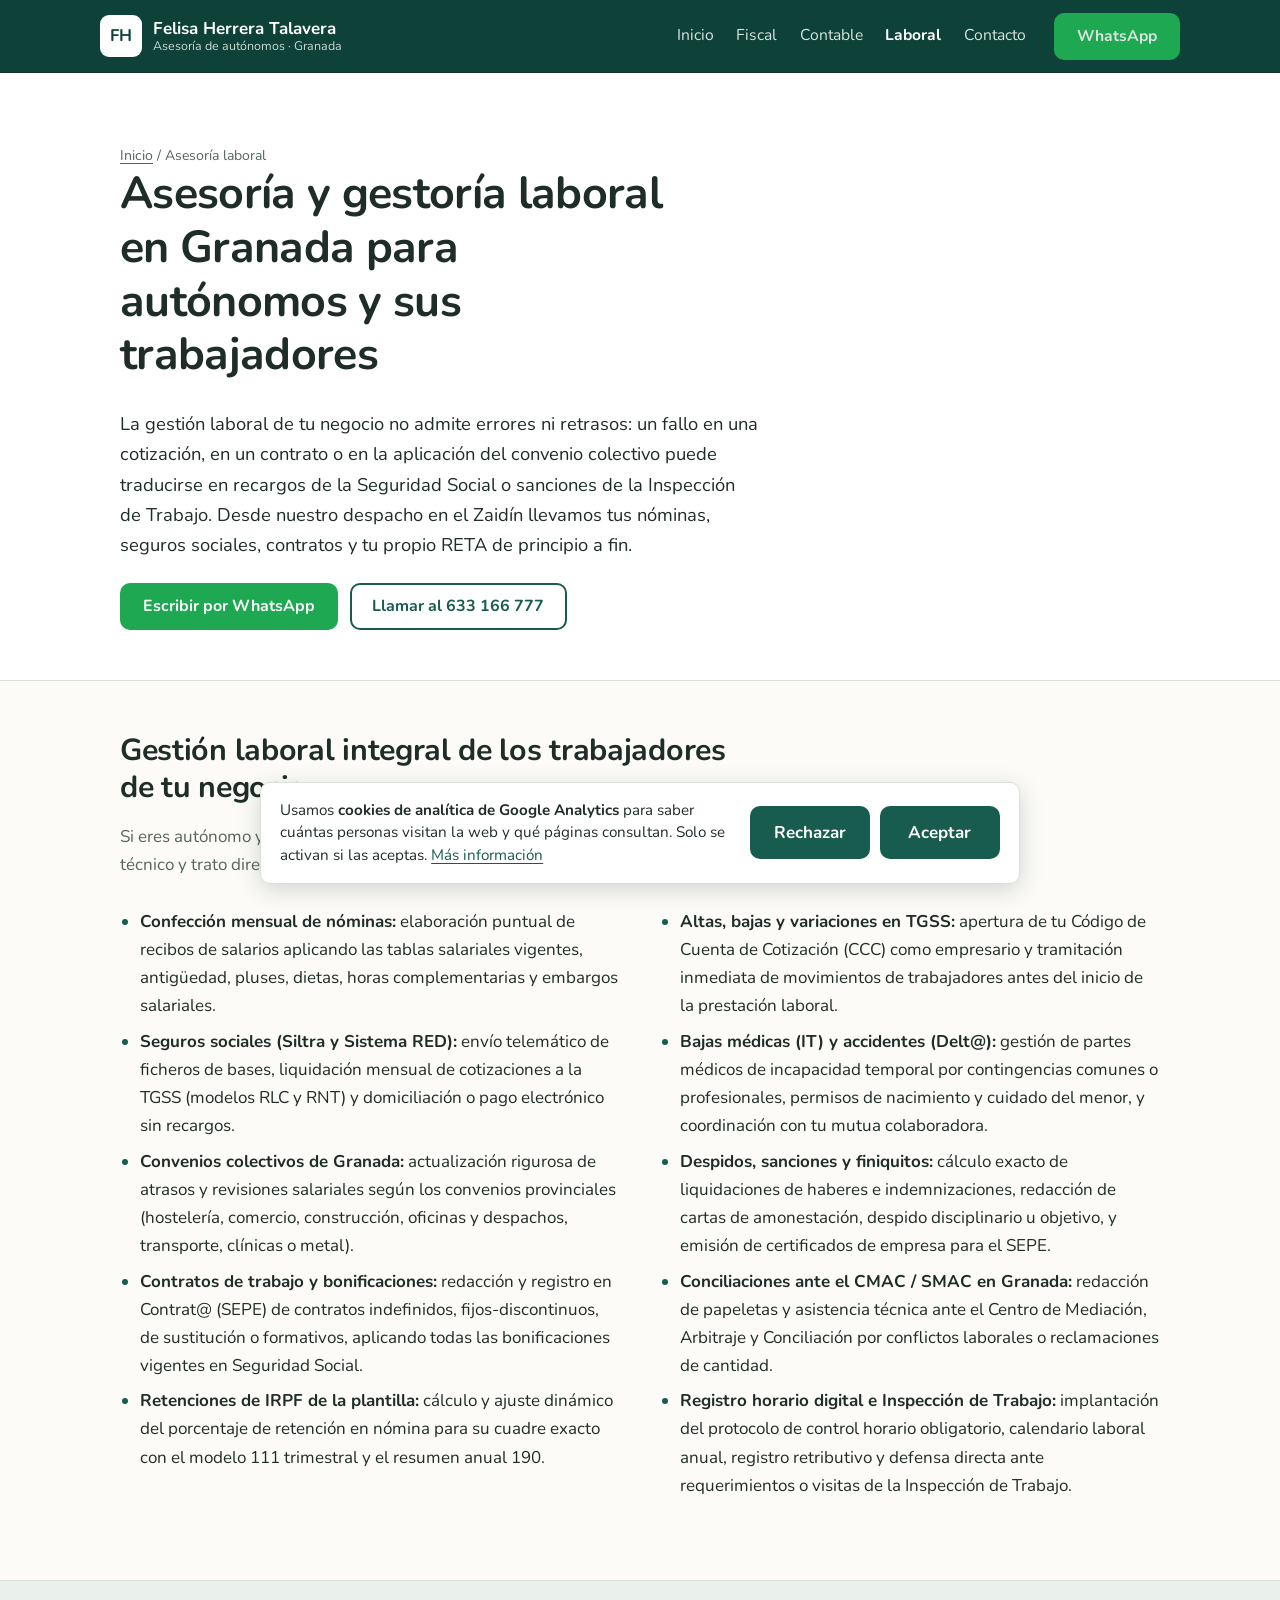
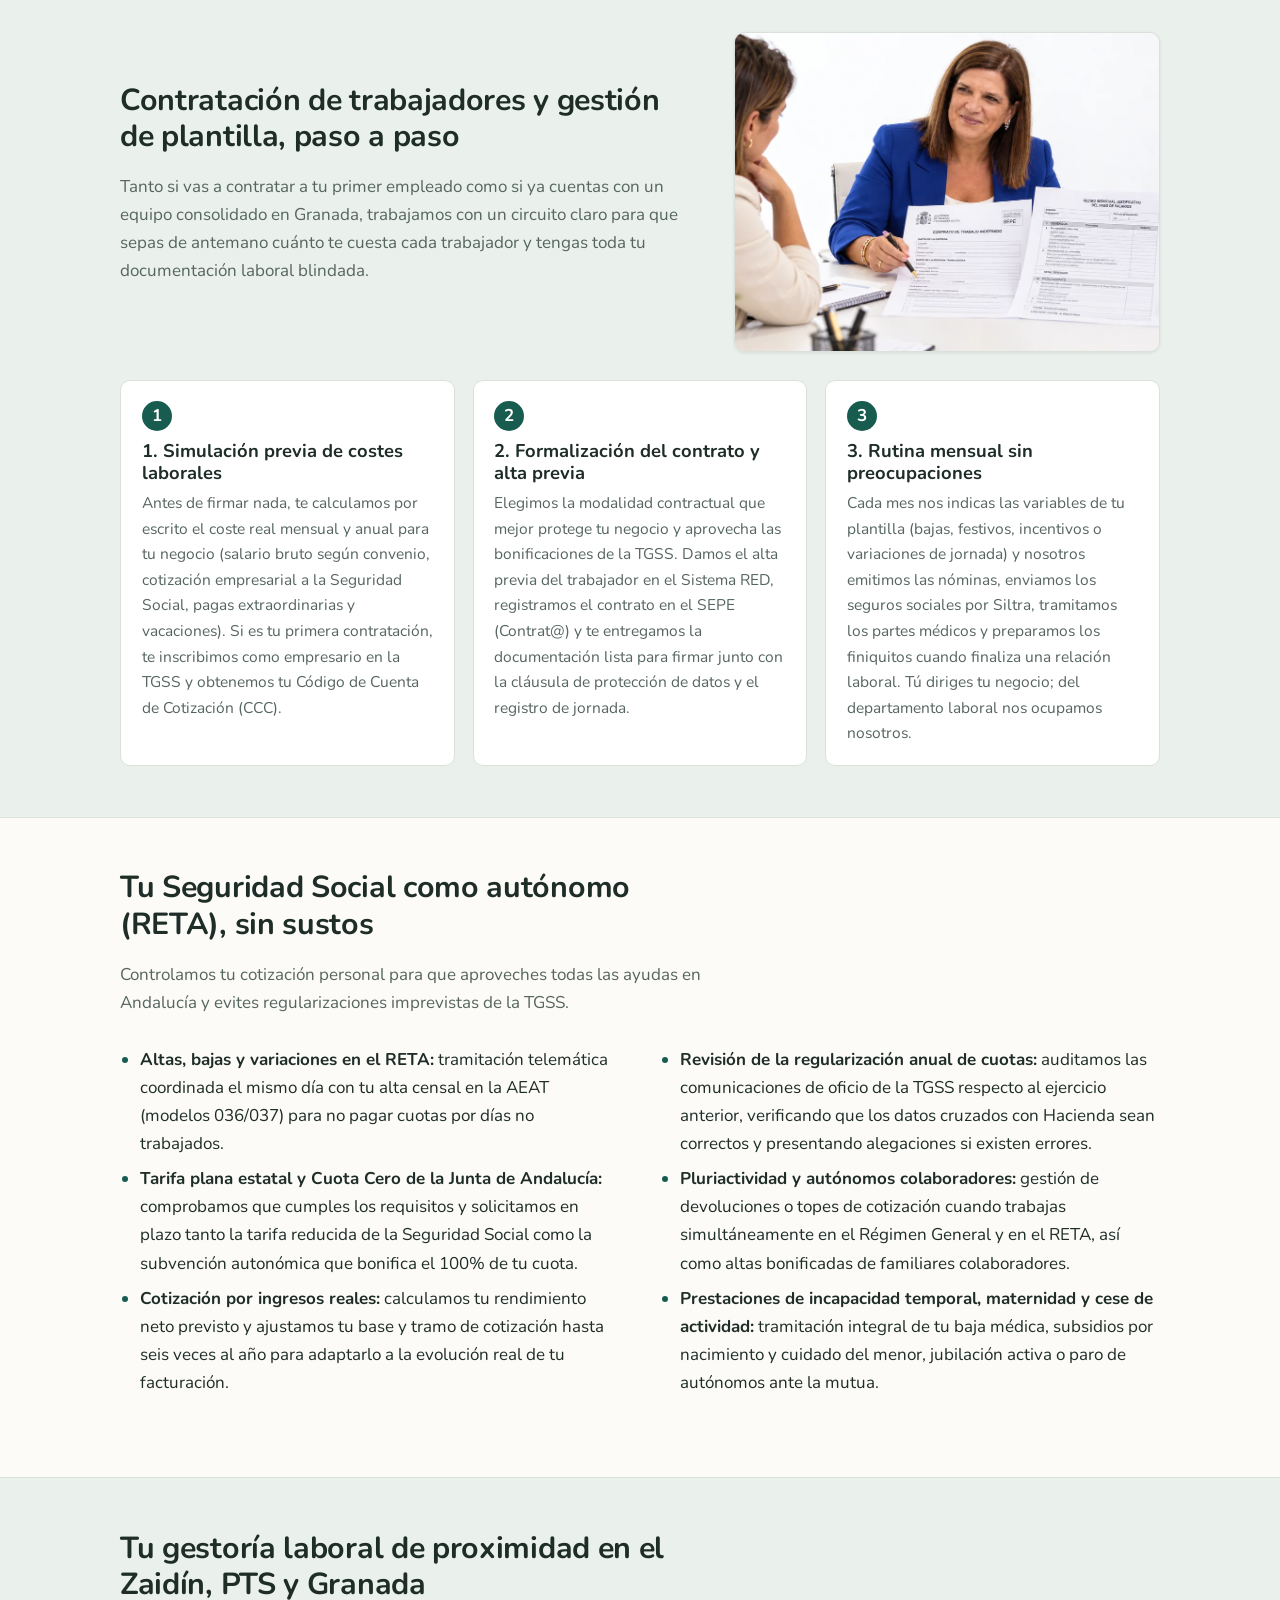
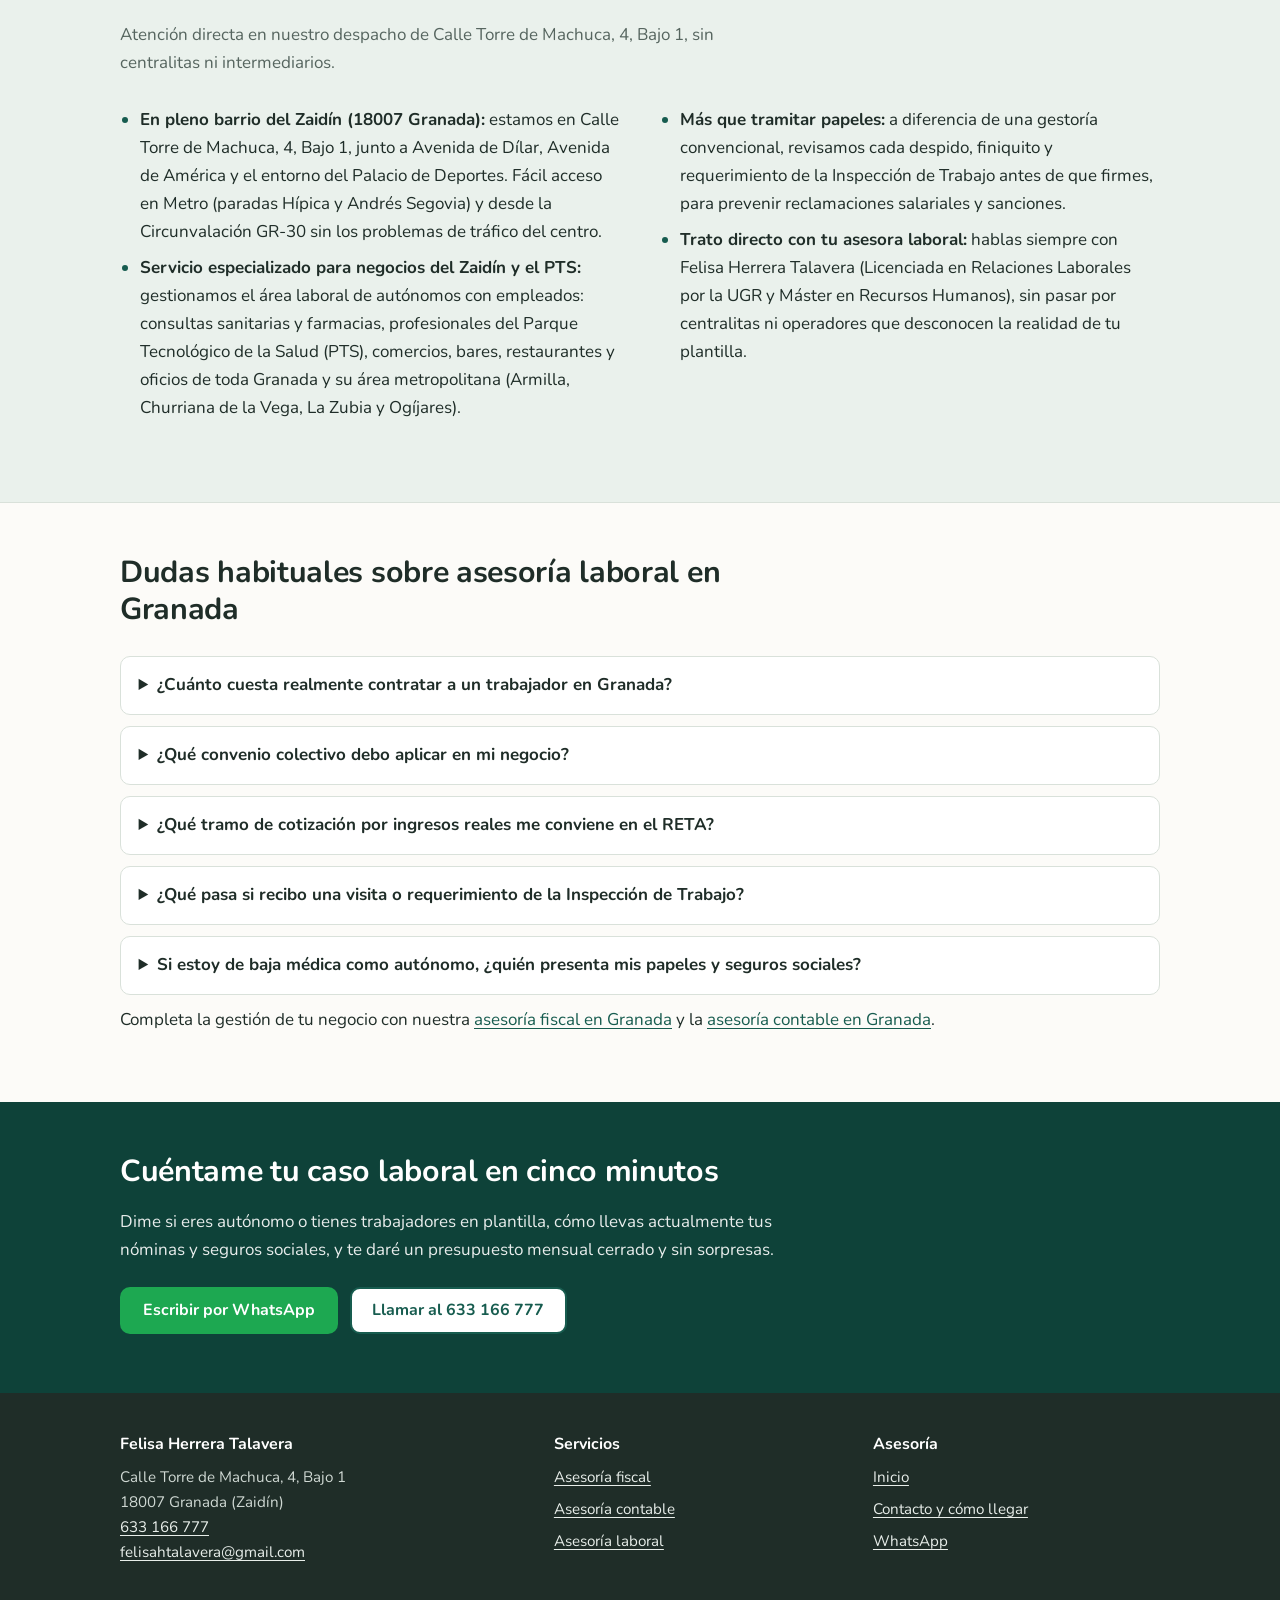
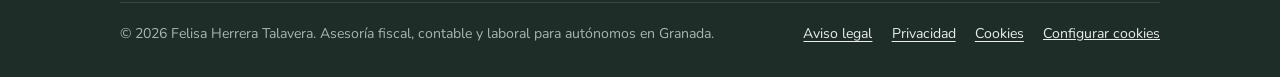
<file: asesoria-laboral-granada.html>
<!DOCTYPE html>
<html lang="es">
<head>
<meta charset="utf-8">
<meta name="viewport" content="width=device-width, initial-scale=1">
<!-- Google tag (gtag.js) · GA4 G-LKCRJRYJZS · Consent Mode v2 (modo básico):
     Google Analytics solo se carga si el visitante acepta las cookies de analítica
     (art. 22.2 LSSI). Sin consentimiento no se descarga nada de Google. -->
<script>
  window.dataLayer = window.dataLayer || [];
  function gtag(){dataLayer.push(arguments);}
  gtag('consent', 'default', {
    'ad_storage': 'denied',
    'ad_user_data': 'denied',
    'ad_personalization': 'denied',
    'analytics_storage': 'denied'
  });
  window.cargarGA = function () {
    if (window.gaCargado) return;
    window.gaCargado = true;
    gtag('consent', 'update', {'analytics_storage': 'granted'});
    var s = document.createElement('script');
    s.async = true;
    s.src = 'https://www.googletagmanager.com/gtag/js?id=G-LKCRJRYJZS';
    document.head.appendChild(s);
    gtag('js', new Date());
    gtag('config', 'G-LKCRJRYJZS');
  };
  try {
    var c = (localStorage.getItem('cookies_analitica') || '').split('|');
    if (c[0] === 'si' && Date.now() - Number(c[1]) < 63072000000) window.cargarGA();
  } catch (e) {}
</script>
<title>Asesoría Laboral para Autónomos en Granada | Nóminas y RETA</title>
<meta name="description" content="Gestoría laboral para autónomos en el Zaidín (Granada): tu RETA y las nóminas, contratos, seguros sociales (Sistema RED) y despidos de tus trabajadores.">
<meta name="author" content="Felisa Herrera Talavera">
<link rel="canonical" href="https://www.gestoresgranada.com/asesoria-laboral-granada.html">
<link rel="preload" as="font" type="font/woff2" href="/assets/fonts/Nunito/nunito-v26-latin-regular.woff2" crossorigin>
<link rel="preload" as="font" type="font/woff2" href="/assets/fonts/Nunito/nunito-v26-latin-700.woff2" crossorigin>
<link rel="icon" href="/assets/img/favicon.ico" sizes="any">
<link rel="icon" type="image/svg+xml" href="/assets/img/favicon.svg">
<link rel="icon" type="image/png" sizes="96x96" href="/assets/img/favicon-96x96.png">
<link rel="apple-touch-icon" sizes="180x180" href="/assets/img/apple-touch-icon.png">
<link rel="stylesheet" href="/assets/css/style.css?v=1.1">
<meta name="robots" content="index, follow, max-snippet:-1, max-image-preview:large, max-video-preview:-1">
<meta name="theme-color" content="#0e4239">
<meta property="og:title" content="Asesoría Laboral para Autónomos en Granada | Nóminas y RETA">
<meta property="og:description" content="Gestoría laboral para autónomos en el Zaidín (Granada): tu RETA y las nóminas, contratos, seguros sociales (Sistema RED) y despidos de tus trabajadores.">
<meta property="og:type" content="website">
<meta name="twitter:card" content="summary_large_image">
<meta property="og:url" content="https://www.gestoresgranada.com/asesoria-laboral-granada.html">
<meta property="og:site_name" content="Felisa Herrera Talavera · Asesoría de Autónomos en Granada">
<meta property="og:locale" content="es_ES">
<meta property="og:image" content="https://www.gestoresgranada.com/assets/img/og-felisa-herrera-asesoria-granada.webp">
<meta property="og:image:width" content="1200">
<meta property="og:image:height" content="630">
<meta property="og:image:type" content="image/webp">
<meta property="og:image:alt" content="Felisa Herrera Talavera, asesoría y gestoría laboral de autónomos en Granada">
<script type="application/ld+json">
{
  "@context": "https://schema.org",
  "@graph": [
    {
      "@type": "AccountingService",
      "@id": "https://www.gestoresgranada.com/#asesoria",
      "name": "Felisa Herrera Talavera",
      "alternateName": [
        "Asesoría Felisa Herrera Talavera",
        "Gestores Granada"
      ],
      "slogan": "Asesoría y gestoría fiscal, contable y laboral solo para autónomos, en el Zaidín (Granada)",
      "description": "Gestoría y asesoría fiscal, contable y laboral para autónomos en Granada (barrio del Zaidín), en ejercicio desde 2006: IVA e IRPF trimestral (modelos 303, 130 y 131), retenciones (111 y 115), declaración de la Renta, libros registro, alta de autónomo y RETA, Cuota Cero y Tarifa Plana, y nóminas y seguros sociales de sus trabajadores. Atención presencial en el Zaidín y online en toda la provincia, con cuota mensual cerrada.",
      "url": "https://www.gestoresgranada.com/",
      "image": [
        "https://www.gestoresgranada.com/assets/img/og-felisa-herrera-asesoria-granada.webp",
        "https://www.gestoresgranada.com/assets/img/asesoria-empresas-granada-zaidin.webp",
        "https://www.gestoresgranada.com/assets/img/retrato-felisa-herrera-asesoria-granada.webp"
      ],
      "telephone": "+34 633 166 777",
      "email": "felisahtalavera@gmail.com",
      "legalName": "Felisa Herrera Talavera",
      "logo": {
        "@type": "ImageObject",
        "url": "https://www.gestoresgranada.com/assets/img/logo-felisa-herrera-asesoria-autonomos-granada.png",
        "contentUrl": "https://www.gestoresgranada.com/assets/img/logo-felisa-herrera-asesoria-autonomos-granada.png",
        "width": 512,
        "height": 512
      },
      "potentialAction": {
        "@type": "ReserveAction",
        "name": "Pedir cita en la asesoría",
        "target": {
          "@type": "EntryPoint",
          "urlTemplate": "https://www.gestoresgranada.com/contacto.html",
          "actionPlatform": [
            "https://schema.org/DesktopWebPlatform",
            "https://schema.org/MobileWebPlatform"
          ]
        },
        "result": {
          "@type": "Reservation",
          "name": "Cita con Felisa Herrera Talavera — Zaidín, Granada"
        }
      },
      "priceRange": "€€",
      "currenciesAccepted": "EUR",
      "foundingDate": "2006",
      "address": {
        "@type": "PostalAddress",
        "streetAddress": "Calle Torre de Machuca, 4, Bajo 1",
        "addressLocality": "Granada",
        "addressRegion": "Andalucía",
        "postalCode": "18007",
        "addressCountry": "ES"
      },
      "geo": {
        "@type": "GeoCoordinates",
        "latitude": 37.15545880182846,
        "longitude": -3.59479047738148
      },
      "containedInPlace": {
        "@type": "Place",
        "name": "Zaidín, Granada"
      },
      "hasMap": "https://www.google.com/maps?q=Calle+Torre+de+Machuca,+4,+Bajo+1,+18007+Granada",
      "openingHoursSpecification": [
        {
          "@type": "OpeningHoursSpecification",
          "dayOfWeek": [
            "Monday",
            "Tuesday",
            "Wednesday",
            "Thursday",
            "Friday"
          ],
          "opens": "09:00",
          "closes": "15:00"
        }
      ],
      "contactPoint": {
        "@type": "ContactPoint",
        "contactType": "customer service",
        "telephone": "+34 633 166 777",
        "email": "felisahtalavera@gmail.com",
        "availableLanguage": "es",
        "areaServed": "ES",
        "hoursAvailable": [
          {
            "@type": "OpeningHoursSpecification",
            "dayOfWeek": [
              "Monday",
              "Tuesday",
              "Wednesday",
              "Thursday",
              "Friday"
            ],
            "opens": "09:00",
            "closes": "15:00"
          }
        ]
      },
      "areaServed": [
        {
          "@type": "Place",
          "name": "Zaidín-Vergeles, Granada"
        },
        {
          "@type": "Place",
          "name": "Parque Tecnológico de la Salud (PTS), Granada"
        },
        {
          "@type": "City",
          "name": "Granada",
          "sameAs": "https://www.wikidata.org/wiki/Q8810"
        },
        {
          "@type": "City",
          "name": "Armilla"
        },
        {
          "@type": "City",
          "name": "La Zubia"
        },
        {
          "@type": "City",
          "name": "Ogíjares"
        },
        {
          "@type": "City",
          "name": "Churriana de la Vega"
        },
        {
          "@type": "City",
          "name": "Huétor Vega"
        },
        {
          "@type": "AdministrativeArea",
          "name": "Provincia de Granada"
        }
      ],
      "knowsLanguage": "es",
      "knowsAbout": [
        "Asesoría y gestoría fiscal de autónomos",
        "IVA trimestral (modelo 303) y resumen anual (modelo 390)",
        "Pagos fraccionados de IRPF en estimación directa (modelo 130) y módulos (modelo 131)",
        "Retenciones de trabajadores, profesionales y alquileres (modelos 111, 115, 190 y 180)",
        "Facturación electrónica y sistema Verifactu para autónomos",
        "Declaración de la Renta con actividad económica (modelo 100)",
        "Libros registro obligatorios de IRPF e IVA (ventas, gastos y bienes de inversión)",
        "RETA, Tarifa Plana y Cuota Cero de la Junta de Andalucía",
        "Cotización de autónomos por ingresos reales",
        "Nóminas, contratos y seguros sociales (Sistema RED / Siltra) de trabajadores contratados por autónomos",
        "Declaración de la Renta de autónomos",
        "Alta de autónomos en Hacienda y en la Seguridad Social",
        "Ayudas y subvenciones para autónomos en Andalucía"
      ],
      "hasOfferCatalog": {
        "@type": "OfferCatalog",
        "name": "Servicios de gestoría y asesoría para autónomos en el Zaidín, Granada",
        "itemListElement": [
          {
            "@type": "Offer",
            "itemOffered": {
              "@type": "Service",
              "@id": "https://www.gestoresgranada.com/asesoria-fiscal-granada.html#servicio",
              "name": "Asesoría y gestoría fiscal para autónomos en Granada",
              "url": "https://www.gestoresgranada.com/asesoria-fiscal-granada.html"
            }
          },
          {
            "@type": "Offer",
            "itemOffered": {
              "@type": "Service",
              "@id": "https://www.gestoresgranada.com/asesoria-contable-granada.html#servicio",
              "name": "Asesoría contable para autónomos en Granada",
              "url": "https://www.gestoresgranada.com/asesoria-contable-granada.html"
            }
          },
          {
            "@type": "Offer",
            "itemOffered": {
              "@type": "Service",
              "@id": "https://www.gestoresgranada.com/asesoria-laboral-granada.html#servicio",
              "name": "Asesoría laboral para autónomos y sus trabajadores en Granada",
              "url": "https://www.gestoresgranada.com/asesoria-laboral-granada.html"
            }
          },
          {
            "@type": "Offer",
            "itemOffered": {
              "@type": "Service",
              "name": "Declaración de la Renta de autónomos en Granada",
              "url": "https://www.gestoresgranada.com/asesoria-fiscal-granada.html"
            }
          },
          {
            "@type": "Offer",
            "itemOffered": {
              "@type": "Service",
              "name": "Alta de autónomo en Hacienda y en la Seguridad Social",
              "url": "https://www.gestoresgranada.com/"
            }
          },
          {
            "@type": "Offer",
            "itemOffered": {
              "@type": "Service",
              "name": "Tramitación de ayudas para autónomos: Cuota Cero y Tarifa Plana",
              "url": "https://www.gestoresgranada.com/asesoria-laboral-granada.html"
            }
          },
          {
            "@type": "Offer",
            "itemOffered": {
              "@type": "Service",
              "name": "Gestoría online para autónomos de la provincia de Granada",
              "url": "https://www.gestoresgranada.com/contacto.html"
            }
          }
        ]
      },
      "founder": {
        "@id": "https://www.gestoresgranada.com/#felisa"
      },
      "employee": {
        "@id": "https://www.gestoresgranada.com/#felisa"
      }
    },
    {
      "@type": "Person",
      "@id": "https://www.gestoresgranada.com/#felisa",
      "name": "Felisa Herrera Talavera",
      "givenName": "Felisa",
      "familyName": "Herrera Talavera",
      "url": "https://www.gestoresgranada.com/",
      "jobTitle": "Asesora fiscal, contable y laboral de autónomos",
      "description": "Licenciada en Relaciones Laborales por la Universidad de Granada y asesora en ejercicio desde 2006 en el barrio del Zaidín (Granada), dedicada en exclusiva a trabajadores autónomos y sus empleados.",
      "image": {
        "@type": "ImageObject",
        "url": "https://www.gestoresgranada.com/assets/img/retrato-felisa-herrera-asesoria-granada.webp",
        "contentUrl": "https://www.gestoresgranada.com/assets/img/retrato-felisa-herrera-asesoria-granada.webp",
        "width": 800,
        "height": 1000,
        "caption": "Felisa Herrera Talavera"
      },
      "alumniOf": {
        "@type": "CollegeOrUniversity",
        "name": "Universidad de Granada",
        "url": "https://www.ugr.es/"
      },
      "hasCredential": [
        {
          "@type": "EducationalOccupationalCredential",
          "name": "Licenciatura en Relaciones Laborales (2007)",
          "credentialCategory": "degree",
          "recognizedBy": {
            "@type": "CollegeOrUniversity",
            "name": "Universidad de Granada",
            "url": "https://www.ugr.es/"
          }
        },
        {
          "@type": "EducationalOccupationalCredential",
          "name": "Máster Fiscal para Profesionales (2015)",
          "credentialCategory": "certificate",
          "recognizedBy": {
            "@type": "Organization",
            "name": "Centro de Estudios Jurídicos de Granada"
          }
        },
        {
          "@type": "EducationalOccupationalCredential",
          "name": "Máster en Recursos Humanos (2010)",
          "credentialCategory": "certificate",
          "recognizedBy": {
            "@type": "Organization",
            "name": "Escuela de Negocios de Andalucía"
          }
        },
        {
          "@type": "EducationalOccupationalCredential",
          "name": "Experto Fiscal (2009)",
          "credentialCategory": "certificate",
          "recognizedBy": {
            "@type": "Organization",
            "name": "Academia LANT"
          }
        }
      ],
      "knowsAbout": [
        "Fiscalidad de autónomos",
        "Libros registro de IRPF e IVA",
        "Relaciones laborales y Seguridad Social (RETA)"
      ],
      "knowsLanguage": "es",
      "telephone": "+34 633 166 777",
      "email": "felisahtalavera@gmail.com",
      "worksFor": {
        "@id": "https://www.gestoresgranada.com/#asesoria"
      },
      "workLocation": {
        "@id": "https://www.gestoresgranada.com/#asesoria"
      },
      "areaServed": [
        {
          "@type": "City",
          "name": "Granada",
          "sameAs": "https://www.wikidata.org/wiki/Q8810"
        },
        {
          "@type": "AdministrativeArea",
          "name": "Provincia de Granada"
        }
      ]
    },
    {
      "@type": "WebSite",
      "@id": "https://www.gestoresgranada.com/#web",
      "url": "https://www.gestoresgranada.com/",
      "name": "Felisa Herrera Talavera",
      "alternateName": [
        "Gestores Granada",
        "gestoresgranada.com"
      ],
      "inLanguage": "es",
      "publisher": {
        "@id": "https://www.gestoresgranada.com/#asesoria"
      }
    },
    {
      "@type": [
        "WebPage",
        "FAQPage"
      ],
      "@id": "https://www.gestoresgranada.com/asesoria-laboral-granada.html#webpage",
      "url": "https://www.gestoresgranada.com/asesoria-laboral-granada.html",
      "name": "Asesoría Laboral para Autónomos en Granada | Nóminas y RETA",
      "description": "Gestoría laboral para autónomos en el Zaidín (Granada): tu RETA y las nóminas, contratos, seguros sociales (Sistema RED) y despidos de tus trabajadores.",
      "inLanguage": "es",
      "isPartOf": {
        "@id": "https://www.gestoresgranada.com/#web"
      },
      "about": {
        "@id": "https://www.gestoresgranada.com/asesoria-laboral-granada.html#servicio"
      },
      "datePublished": "2026-09-28",
      "dateModified": "2026-11-01",
      "lastReviewed": "2026-11-01",
      "author": {
        "@id": "https://www.gestoresgranada.com/#felisa"
      },
      "reviewedBy": {
        "@id": "https://www.gestoresgranada.com/#felisa"
      },
      "primaryImageOfPage": {
        "@type": "ImageObject",
        "url": "https://www.gestoresgranada.com/assets/img/asesoria-laboral-granada-contratos-nominas.webp",
        "contentUrl": "https://www.gestoresgranada.com/assets/img/asesoria-laboral-granada-contratos-nominas.webp",
        "width": 900,
        "height": 675
      },
      "breadcrumb": {
        "@id": "https://www.gestoresgranada.com/asesoria-laboral-granada.html#breadcrumb"
      },
      "mainEntity": [
        {
          "@type": "Question",
          "name": "¿Cuánto cuesta realmente contratar a un trabajador en Granada?",
          "acceptedAnswer": {
            "@type": "Answer",
            "text": "El coste real para ti como empleador supera en torno a un 32% - 35% el salario bruto pactado: hay que sumar la cotización empresarial a la Seguridad Social (contingencias comunes, desempleo, accidentes, FOGASA, formación profesional y MEI) y prorratear las pagas extras y vacaciones que fije el convenio colectivo provincial de Granada. Antes de que contrates, te entregamos una simulación exacta del coste total mensual por escrito."
          }
        },
        {
          "@type": "Question",
          "name": "¿Qué convenio colectivo debo aplicar en mi negocio?",
          "acceptedAnswer": {
            "@type": "Answer",
            "text": "Depende de la actividad económica real de tu negocio (CNAE e IAE). Un error muy frecuente que genera inspecciones y demandas de atrasos es aplicar el Salario Mínimo Interprofesional cuando existe un convenio provincial en Granada con tablas superiores (como en hostelería, comercio, construcción, oficinas y despachos o clínicas). Nosotros identificamos tu convenio exacto y mantenemos tus nóminas siempre actualizadas."
          }
        },
        {
          "@type": "Question",
          "name": "¿Qué tramo de cotización por ingresos reales me conviene en el RETA?",
          "acceptedAnswer": {
            "@type": "Answer",
            "text": "El que se ajuste a tu rendimiento neto anual previsto tras deducir gastos. Cotizar por el mínimo por inercia cuando tus beneficios son mayores provoca que la Seguridad Social te reclame la diferencia de golpe en la regularización anual, mientras que cotizar de más inmoviliza tu liquidez. Lo revisamos trimestre a trimestre con tus datos contables reales."
          }
        },
        {
          "@type": "Question",
          "name": "¿Qué pasa si recibo una visita o requerimiento de la Inspección de Trabajo?",
          "acceptedAnswer": {
            "@type": "Answer",
            "text": "Contactas con nosotros de inmediato. Revisamos el libro de visitas o requerimiento, preparamos los contratos, registros horarios de jornada, recibos de salarios y justificantes de pago, y comparecemos en tu nombre ante la Inspección Provincial de Trabajo y Seguridad Social de Granada."
          }
        },
        {
          "@type": "Question",
          "name": "Si estoy de baja médica como autónomo, ¿quién presenta mis papeles y seguros sociales?",
          "acceptedAnswer": {
            "@type": "Answer",
            "text": "Nosotros nos encargamos de todo. Tramitamos tu prestación de incapacidad temporal con la mutua, comprobamos que, pasados 60 días de baja, la mutua asuma el pago de tu cuota de autónomo y mantenemos al día tanto las nóminas de tus empleados como tus impuestos trimestrales."
          }
        }
      ]
    },
    {
      "@type": "BreadcrumbList",
      "@id": "https://www.gestoresgranada.com/asesoria-laboral-granada.html#breadcrumb",
      "itemListElement": [
        {
          "@type": "ListItem",
          "position": 1,
          "name": "Inicio",
          "item": "https://www.gestoresgranada.com/"
        },
        {
          "@type": "ListItem",
          "position": 2,
          "name": "Asesoría laboral",
          "item": "https://www.gestoresgranada.com/asesoria-laboral-granada.html"
        }
      ]
    },
    {
      "@type": "Service",
      "@id": "https://www.gestoresgranada.com/asesoria-laboral-granada.html#servicio",
      "name": "Asesoría laboral para autónomos y sus trabajadores en Granada",
      "alternateName": [
        "Gestoría laboral para autónomos en Granada",
        "Asesor laboral para autónomos con trabajadores",
        "Gestoría de Seguridad Social y RETA para autónomos"
      ],
      "serviceType": "Asesoría y gestoría laboral",
      "additionalType": "https://schema.org/AccountingService",
      "category": "Asesoría y gestoría laboral",
      "availableChannel": [
        {
          "@type": "ServiceChannel",
          "name": "Atención presencial en el despacho del Zaidín (Granada)",
          "serviceLocation": {
            "@id": "https://www.gestoresgranada.com/#asesoria"
          }
        },
        {
          "@type": "ServiceChannel",
          "name": "Gestoría online: WhatsApp, teléfono y correo electrónico",
          "serviceUrl": "https://wa.me/34633166777",
          "servicePhone": {
            "@type": "ContactPoint",
            "telephone": "+34 633 166 777",
            "contactType": "customer service",
            "availableLanguage": "es"
          }
        }
      ],
      "description": "Gestión del RETA del autónomo y de los trabajadores que contrata, en el Zaidín (Granada): altas y variaciones en el RETA, Tarifa Plana y Cuota Cero de Andalucía, cotización por ingresos reales, nóminas, seguros sociales (Sistema RED y Siltra), contratos (Contrat@), convenios colectivos de Granada, bajas médicas, despidos, finiquitos, conciliaciones en el CMAC e Inspección de Trabajo.",
      "url": "https://www.gestoresgranada.com/asesoria-laboral-granada.html",
      "image": "https://www.gestoresgranada.com/assets/img/asesoria-laboral-granada-contratos-nominas.webp",
      "provider": {
        "@id": "https://www.gestoresgranada.com/#asesoria"
      },
      "areaServed": [
        {
          "@type": "Place",
          "name": "Zaidín-Vergeles, Granada"
        },
        {
          "@type": "Place",
          "name": "Parque Tecnológico de la Salud (PTS), Granada"
        },
        {
          "@type": "City",
          "name": "Granada",
          "sameAs": "https://www.wikidata.org/wiki/Q8810"
        },
        {
          "@type": "City",
          "name": "Armilla"
        },
        {
          "@type": "City",
          "name": "La Zubia"
        },
        {
          "@type": "City",
          "name": "Ogíjares"
        },
        {
          "@type": "City",
          "name": "Churriana de la Vega"
        },
        {
          "@type": "City",
          "name": "Huétor Vega"
        },
        {
          "@type": "AdministrativeArea",
          "name": "Provincia de Granada"
        }
      ],
      "audience": {
        "@type": "Audience",
        "audienceType": "Trabajadores autónomos (personas físicas) y sus empleados"
      },
      "hasOfferCatalog": {
        "@type": "OfferCatalog",
        "name": "Asesoría y gestoría laboral para autónomos en Granada",
        "itemListElement": [
          {
            "@type": "Offer",
            "itemOffered": {
              "@type": "Service",
              "name": "Altas en RETA, Tarifa Plana, Cuota Cero Andalucía y cotización por ingresos reales"
            }
          },
          {
            "@type": "Offer",
            "itemOffered": {
              "@type": "Service",
              "name": "Nóminas y seguros sociales de tus trabajadores (Siltra / Sistema RED)"
            }
          },
          {
            "@type": "Offer",
            "itemOffered": {
              "@type": "Service",
              "name": "Contratos laborales, altas en la TGSS y bonificaciones"
            }
          },
          {
            "@type": "Offer",
            "itemOffered": {
              "@type": "Service",
              "name": "Finiquitos, despidos y asistencia ante el CMAC de Granada"
            }
          }
        ]
      }
    }
  ]
}
</script>
</head>
<body>
<a class="salto" href="#contenido">Saltar al contenido</a>
<header class="cabecera">
  <div class="contenedor cabecera__fila">
    <a class="marca" href="/" aria-label="Felisa Herrera Talavera, inicio">
      <span class="marca__sello" aria-hidden="true">FH</span>
      <span class="marca__nombre">Felisa Herrera Talavera<small>Asesoría de autónomos · Granada</small></span>
    </a>
    <nav class="nav" aria-label="Principal">
      <a href="/">Inicio</a>
      <a href="/asesoria-fiscal-granada.html">Fiscal</a>
      <a href="/asesoria-contable-granada.html">Contable</a>
      <a href="/asesoria-laboral-granada.html" aria-current="page">Laboral</a>
      <a href="/contacto.html">Contacto</a>
      <a class="boton boton--wa" href="https://wa.me/34633166777?text=Hola%20Felisa%2C%20busco%20asesor%C3%ADa%20laboral%20en%20Granada%20y%20querr%C3%ADa%20informaci%C3%B3n." rel="noopener">WhatsApp</a>
    </nav>
    <button class="hamburguesa" id="hamburgerBtn" aria-expanded="false" aria-controls="mobileMenu" aria-label="Abrir menú">
      <span></span><span></span><span></span>
    </button>
  </div>
  <nav class="menu-movil" id="mobileMenu" hidden aria-label="Menú móvil">
    <button class="menu-movil__cerrar" id="closeMenuBtn" aria-label="Cerrar menú">×</button>
    <a href="/">Inicio</a>
    <a href="/asesoria-fiscal-granada.html">Asesoría fiscal</a>
    <a href="/asesoria-contable-granada.html">Asesoría contable</a>
    <a href="/asesoria-laboral-granada.html">Asesoría laboral</a>
    <a href="/contacto.html">Contacto</a>
    <a class="boton boton--wa" href="https://wa.me/34633166777?text=Hola%20Felisa%2C%20busco%20asesor%C3%ADa%20laboral%20en%20Granada%20y%20querr%C3%ADa%20informaci%C3%B3n." rel="noopener">Escribir por WhatsApp</a>
  </nav>
</header>
<main id="contenido">
<section class="hero">
  <div class="contenedor">
    <p class="migas"><a href="/">Inicio</a> / Asesoría laboral</p>
    <h1>Asesoría y gestoría laboral en Granada para autónomos y sus trabajadores</h1>
    <p class="hero__intro">La gestión laboral de tu negocio no admite errores ni retrasos: un fallo en una cotización, en un contrato o en la aplicación del convenio colectivo puede traducirse en recargos de la Seguridad Social o sanciones de la Inspección de Trabajo. Desde nuestro despacho en el Zaidín llevamos tus nóminas, seguros sociales, contratos y tu propio RETA de principio a fin.</p>
    <div class="botonera">
      <a class="boton boton--wa" href="https://wa.me/34633166777?text=Hola%20Felisa%2C%20busco%20asesor%C3%ADa%20laboral%20en%20Granada%20y%20querr%C3%ADa%20informaci%C3%B3n." rel="noopener">Escribir por WhatsApp</a>
      <a class="boton boton--borde" href="tel:+34633166777">Llamar al 633 166 777</a>
    </div>
  </div>
</section>

<section class="seccion">
  <div class="contenedor">
    <div class="seccion__cabeza">
      <h2>Gestión laboral integral de los trabajadores de tu negocio</h2>
      <p>Si eres autónomo y tienes trabajadores a tu cargo, externaliza su gestión con rigor técnico y trato directo con una licenciada en Relaciones Laborales.</p>
    </div>
    <div class="tramites">
      <ul>
        <li><strong>Confección mensual de nóminas:</strong> elaboración puntual de recibos de salarios aplicando las tablas salariales vigentes, antigüedad, pluses, dietas, horas complementarias y embargos salariales.</li>
        <li><strong>Seguros sociales (Siltra y Sistema RED):</strong> envío telemático de ficheros de bases, liquidación mensual de cotizaciones a la TGSS (modelos RLC y RNT) y domiciliación o pago electrónico sin recargos.</li>
        <li><strong>Convenios colectivos de Granada:</strong> actualización rigurosa de atrasos y revisiones salariales según los convenios provinciales (hostelería, comercio, construcción, oficinas y despachos, transporte, clínicas o metal).</li>
        <li><strong>Contratos de trabajo y bonificaciones:</strong> redacción y registro en Contrat@ (SEPE) de contratos indefinidos, fijos-discontinuos, de sustitución o formativos, aplicando todas las bonificaciones vigentes en Seguridad Social.</li>
        <li><strong>Retenciones de IRPF de la plantilla:</strong> cálculo y ajuste dinámico del porcentaje de retención en nómina para su cuadre exacto con el modelo 111 trimestral y el resumen anual 190.</li>
      </ul>
      <ul>
        <li><strong>Altas, bajas y variaciones en TGSS:</strong> apertura de tu Código de Cuenta de Cotización (CCC) como empresario y tramitación inmediata de movimientos de trabajadores antes del inicio de la prestación laboral.</li>
        <li><strong>Bajas médicas (IT) y accidentes (Delt@):</strong> gestión de partes médicos de incapacidad temporal por contingencias comunes o profesionales, permisos de nacimiento y cuidado del menor, y coordinación con tu mutua colaboradora.</li>
        <li><strong>Despidos, sanciones y finiquitos:</strong> cálculo exacto de liquidaciones de haberes e indemnizaciones, redacción de cartas de amonestación, despido disciplinario u objetivo, y emisión de certificados de empresa para el SEPE.</li>
        <li><strong>Conciliaciones ante el CMAC / SMAC en Granada:</strong> redacción de papeletas y asistencia técnica ante el Centro de Mediación, Arbitraje y Conciliación por conflictos laborales o reclamaciones de cantidad.</li>
        <li><strong>Registro horario digital e Inspección de Trabajo:</strong> implantación del protocolo de control horario obligatorio, calendario laboral anual, registro retributivo y defensa directa ante requerimientos o visitas de la Inspección de Trabajo.</li>
      </ul>
    </div>
  </div>
</section>

<section class="seccion seccion--panel">
  <div class="contenedor">
    <div class="media media--cabeza">
      <div class="seccion__cabeza">
        <h2>Contratación de trabajadores y gestión de plantilla, paso a paso</h2>
        <p>Tanto si vas a contratar a tu primer empleado como si ya cuentas con un equipo consolidado en Granada, trabajamos con un circuito claro para que sepas de antemano cuánto te cuesta cada trabajador y tengas toda tu documentación laboral blindada.</p>
      </div>
      <img class="media__foto" src="/assets/img/asesoria-laboral-granada-contratos-nominas.webp" alt="Asesoría y gestoría laboral en el Zaidín (Granada): preparación de contratos de trabajo, nóminas y seguros sociales" width="900" height="675" loading="lazy">
    </div>
    <ol class="proceso">
      <li>
        <h3>1. Simulación previa de costes laborales</h3>
        <p>Antes de firmar nada, te calculamos por escrito el coste real mensual y anual para tu negocio (salario bruto según convenio, cotización empresarial a la Seguridad Social, pagas extraordinarias y vacaciones). Si es tu primera contratación, te inscribimos como empresario en la TGSS y obtenemos tu Código de Cuenta de Cotización (CCC).</p>
      </li>
      <li>
        <h3>2. Formalización del contrato y alta previa</h3>
        <p>Elegimos la modalidad contractual que mejor protege tu negocio y aprovecha las bonificaciones de la TGSS. Damos el alta previa del trabajador en el Sistema RED, registramos el contrato en el SEPE (Contrat@) y te entregamos la documentación lista para firmar junto con la cláusula de protección de datos y el registro de jornada.</p>
      </li>
      <li>
        <h3>3. Rutina mensual sin preocupaciones</h3>
        <p>Cada mes nos indicas las variables de tu plantilla (bajas, festivos, incentivos o variaciones de jornada) y nosotros emitimos las nóminas, enviamos los seguros sociales por Siltra, tramitamos los partes médicos y preparamos los finiquitos cuando finaliza una relación laboral. Tú diriges tu negocio; del departamento laboral nos ocupamos nosotros.</p>
      </li>
    </ol>
  </div>
</section>

<section class="seccion">
  <div class="contenedor">
    <div class="seccion__cabeza">
      <h2>Tu Seguridad Social como autónomo (RETA), sin sustos</h2>
      <p>Controlamos tu cotización personal para que aproveches todas las ayudas en Andalucía y evites regularizaciones imprevistas de la TGSS.</p>
    </div>
    <div class="tramites">
      <ul>
        <li><strong>Altas, bajas y variaciones en el RETA:</strong> tramitación telemática coordinada el mismo día con tu alta censal en la AEAT (modelos 036/037) para no pagar cuotas por días no trabajados.</li>
        <li><strong>Tarifa plana estatal y Cuota Cero de la Junta de Andalucía:</strong> comprobamos que cumples los requisitos y solicitamos en plazo tanto la tarifa reducida de la Seguridad Social como la subvención autonómica que bonifica el 100% de tu cuota.</li>
        <li><strong>Cotización por ingresos reales:</strong> calculamos tu rendimiento neto previsto y ajustamos tu base y tramo de cotización hasta seis veces al año para adaptarlo a la evolución real de tu facturación.</li>
      </ul>
      <ul>
        <li><strong>Revisión de la regularización anual de cuotas:</strong> auditamos las comunicaciones de oficio de la TGSS respecto al ejercicio anterior, verificando que los datos cruzados con Hacienda sean correctos y presentando alegaciones si existen errores.</li>
        <li><strong>Pluriactividad y autónomos colaboradores:</strong> gestión de devoluciones o topes de cotización cuando trabajas simultáneamente en el Régimen General y en el RETA, así como altas bonificadas de familiares colaboradores.</li>
        <li><strong>Prestaciones de incapacidad temporal, maternidad y cese de actividad:</strong> tramitación integral de tu baja médica, subsidios por nacimiento y cuidado del menor, jubilación activa o paro de autónomos ante la mutua.</li>
      </ul>
    </div>
  </div>
</section>

<section class="seccion seccion--panel">
  <div class="contenedor">
    <div class="seccion__cabeza">
      <h2>Tu gestoría laboral de proximidad en el Zaidín, PTS y Granada</h2>
      <p>Atención directa en nuestro despacho de Calle Torre de Machuca, 4, Bajo 1, sin centralitas ni intermediarios.</p>
    </div>
    <div class="tramites">
      <ul>
        <li><strong>En pleno barrio del Zaidín (18007 Granada):</strong> estamos en Calle Torre de Machuca, 4, Bajo 1, junto a Avenida de Dílar, Avenida de América y el entorno del Palacio de Deportes. Fácil acceso en Metro (paradas Hípica y Andrés Segovia) y desde la Circunvalación GR-30 sin los problemas de tráfico del centro.</li>
        <li><strong>Servicio especializado para negocios del Zaidín y el PTS:</strong> gestionamos el área laboral de autónomos con empleados: consultas sanitarias y farmacias, profesionales del Parque Tecnológico de la Salud (PTS), comercios, bares, restaurantes y oficios de toda Granada y su área metropolitana (Armilla, Churriana de la Vega, La Zubia y Ogíjares).</li>
      </ul>
      <ul>
        <li><strong>Más que tramitar papeles:</strong> a diferencia de una gestoría convencional, revisamos cada despido, finiquito y requerimiento de la Inspección de Trabajo antes de que firmes, para prevenir reclamaciones salariales y sanciones.</li>
        <li><strong>Trato directo con tu asesora laboral:</strong> hablas siempre con Felisa Herrera Talavera (Licenciada en Relaciones Laborales por la UGR y Máster en Recursos Humanos), sin pasar por centralitas ni operadores que desconocen la realidad de tu plantilla.</li>
      </ul>
    </div>
  </div>
</section>

<section class="seccion faq">
  <div class="contenedor">
    <div class="seccion__cabeza"><h2>Dudas habituales sobre asesoría laboral en Granada</h2></div>
    <details>
      <summary>¿Cuánto cuesta realmente contratar a un trabajador en Granada?</summary>
      <div class="faq__cuerpo"><p>El coste real para ti como empleador supera en torno a un 32% - 35% el salario bruto pactado: hay que sumar la cotización empresarial a la Seguridad Social (contingencias comunes, desempleo, accidentes, FOGASA, formación profesional y MEI) y prorratear las pagas extras y vacaciones que fije el convenio colectivo provincial de Granada. Antes de que contrates, te entregamos una simulación exacta del coste total mensual por escrito.</p></div>
    </details>
    <details>
      <summary>¿Qué convenio colectivo debo aplicar en mi negocio?</summary>
      <div class="faq__cuerpo"><p>Depende de la actividad económica real de tu negocio (CNAE e IAE). Un error muy frecuente que genera inspecciones y demandas de atrasos es aplicar el Salario Mínimo Interprofesional cuando existe un convenio provincial en Granada con tablas superiores (como en hostelería, comercio, construcción, oficinas y despachos o clínicas). Nosotros identificamos tu convenio exacto y mantenemos tus nóminas siempre actualizadas.</p></div>
    </details>
    <details>
      <summary>¿Qué tramo de cotización por ingresos reales me conviene en el RETA?</summary>
      <div class="faq__cuerpo"><p>El que se ajuste a tu rendimiento neto anual previsto tras deducir gastos. Cotizar por el mínimo por inercia cuando tus beneficios son mayores provoca que la Seguridad Social te reclame la diferencia de golpe en la regularización anual, mientras que cotizar de más inmoviliza tu liquidez. Lo revisamos trimestre a trimestre con tus datos contables reales.</p></div>
    </details>
    <details>
      <summary>¿Qué pasa si recibo una visita o requerimiento de la Inspección de Trabajo?</summary>
      <div class="faq__cuerpo"><p>Contactas con nosotros de inmediato. Revisamos el libro de visitas o requerimiento, preparamos los contratos, registros horarios de jornada, recibos de salarios y justificantes de pago, y comparecemos en tu nombre ante la Inspección Provincial de Trabajo y Seguridad Social de Granada.</p></div>
    </details>
    <details>
      <summary>Si estoy de baja médica como autónomo, ¿quién presenta mis papeles y seguros sociales?</summary>
      <div class="faq__cuerpo"><p>Nosotros nos encargamos de todo. Tramitamos tu prestación de incapacidad temporal con la mutua, comprobamos que, pasados 60 días de baja, la mutua asuma el pago de tu cuota de autónomo y mantenemos al día tanto las nóminas de tus empleados como tus impuestos trimestrales.</p></div>
    </details>
    <p>Completa la gestión de tu negocio con nuestra <a href="/asesoria-fiscal-granada.html">asesoría fiscal en Granada</a> y la <a href="/asesoria-contable-granada.html">asesoría contable en Granada</a>.</p>
  </div>
</section>

<section class="seccion cta-final">
  <div class="contenedor">
    <h2>Cuéntame tu caso laboral en cinco minutos</h2>
    <p class="texto">Dime si eres autónomo o tienes trabajadores en plantilla, cómo llevas actualmente tus nóminas y seguros sociales, y te daré un presupuesto mensual cerrado y sin sorpresas.</p>
    <div class="botonera">
      <a class="boton boton--wa" href="https://wa.me/34633166777?text=Hola%20Felisa%2C%20busco%20asesor%C3%ADa%20laboral%20en%20Granada%20y%20querr%C3%ADa%20informaci%C3%B3n." rel="noopener">Escribir por WhatsApp</a>
      <a class="boton boton--borde" href="tel:+34633166777">Llamar al 633 166 777</a>
    </div>
  </div>
</section>
</main>
<footer class="pie">
  <div class="contenedor">
    <div class="pie__rejilla">
      <div>
        <h3>Felisa Herrera Talavera</h3>
        <address>
          Calle Torre de Machuca, 4, Bajo 1<br>18007 Granada (Zaidín)<br>
          <a href="tel:+34633166777">633 166 777</a><br>
          <a href="mailto:felisahtalavera@gmail.com">felisahtalavera@gmail.com</a>
        </address>
      </div>
      <div>
        <h3>Servicios</h3>
        <ul>
          <li><a href="/asesoria-fiscal-granada.html">Asesoría fiscal</a></li>
          <li><a href="/asesoria-contable-granada.html">Asesoría contable</a></li>
          <li><a href="/asesoria-laboral-granada.html">Asesoría laboral</a></li>
        </ul>
      </div>
      <div>
        <h3>Asesoría</h3>
        <ul>
          <li><a href="/">Inicio</a></li>
          <li><a href="/contacto.html">Contacto y cómo llegar</a></li>
          <li><a href="https://wa.me/34633166777?text=Hola%20Felisa%2C%20busco%20asesor%C3%ADa%20laboral%20en%20Granada%20y%20querr%C3%ADa%20informaci%C3%B3n." rel="noopener">WhatsApp</a></li>
        </ul>
      </div>
    </div>
    <div class="pie__legal">
      <span>© 2026 Felisa Herrera Talavera. Asesoría fiscal, contable y laboral para autónomos en Granada.</span>
      <ul>
        <li><a href="/aviso-legal.html">Aviso legal</a></li>
        <li><a href="/politica-privacidad.html">Privacidad</a></li>
        <li><a href="/politica-cookies.html">Cookies</a></li>
        <li><button type="button" class="pie__cookies" data-cookies-config>Configurar cookies</button></li>
      </ul>
    </div>
  </div>
</footer>
<script defer src="/assets/js/main.js?v=1.1"></script>
</body>
</html>
</file>
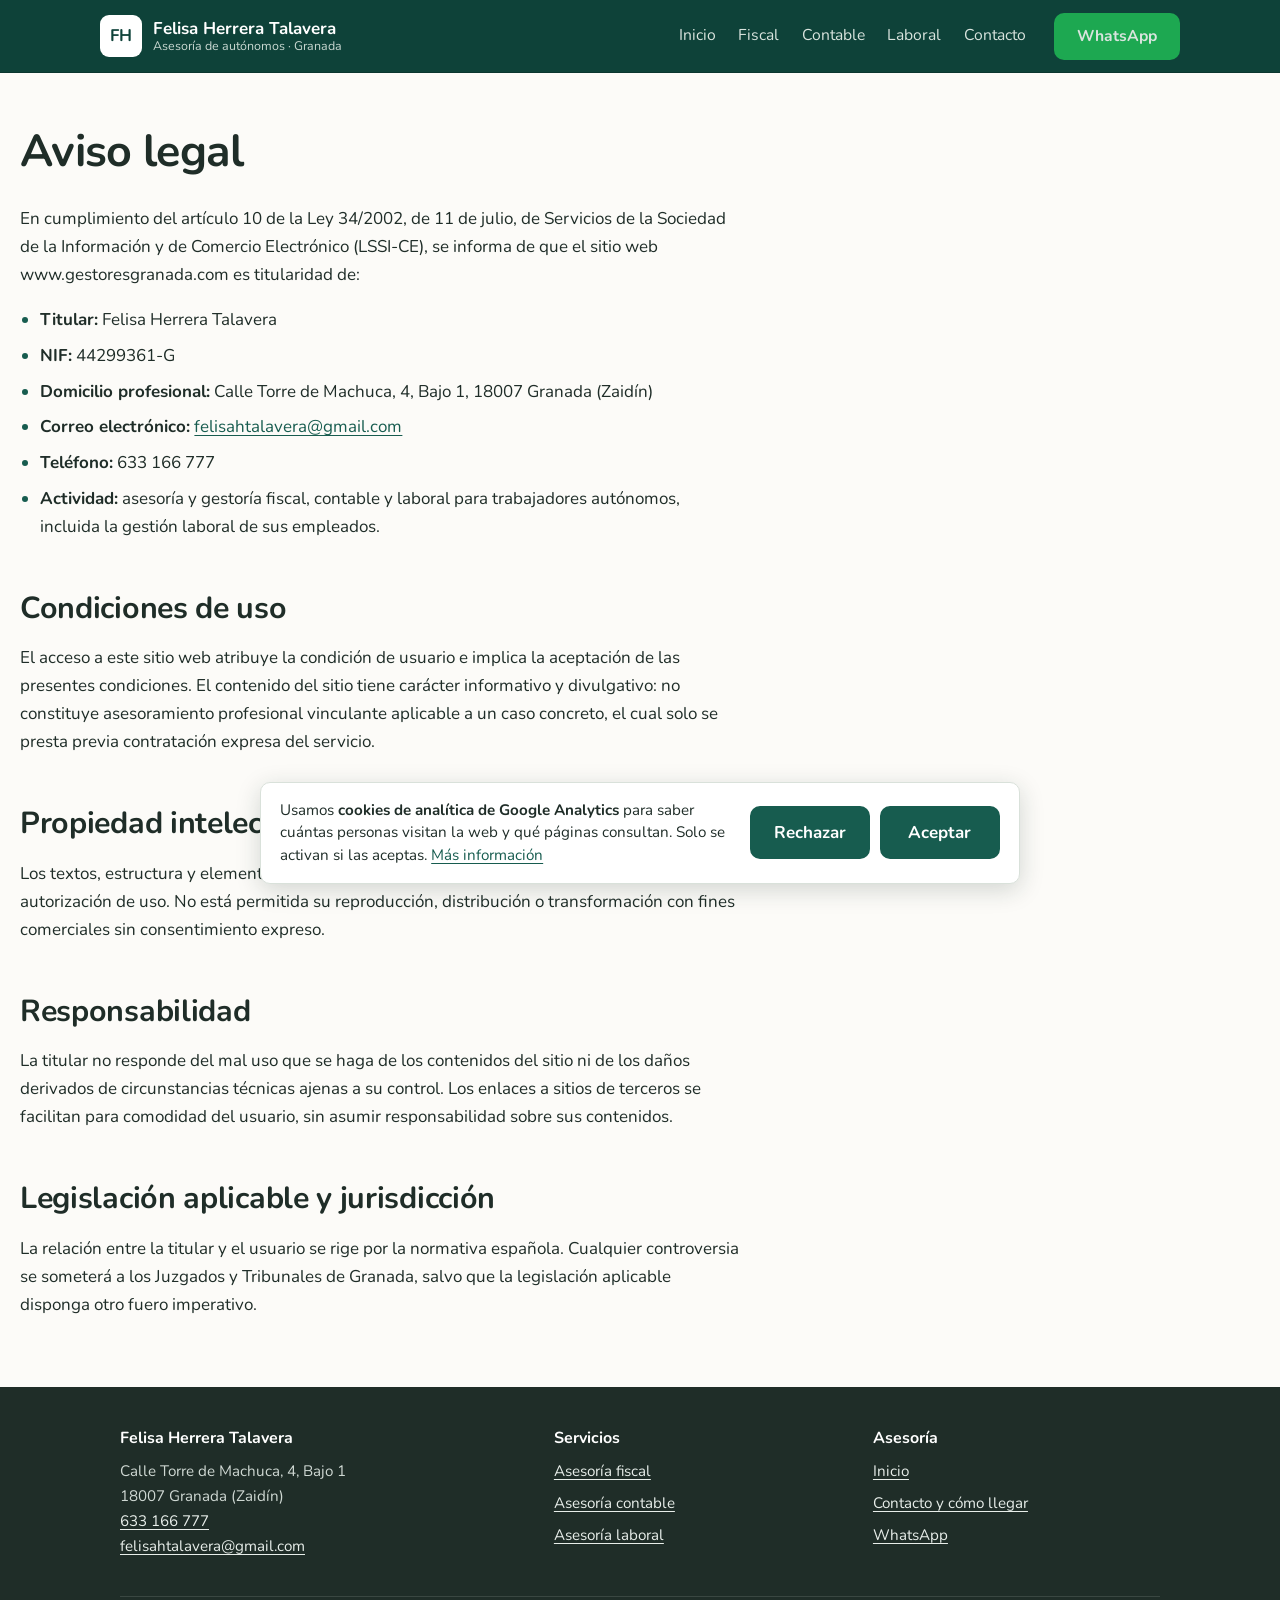
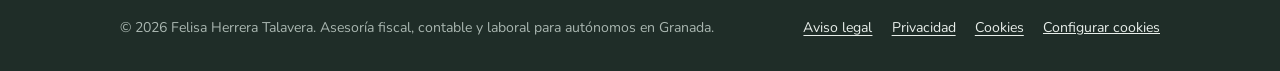
<file: aviso-legal.html>
<!DOCTYPE html>
<html lang="es">
<head>
<meta charset="utf-8">
<meta name="viewport" content="width=device-width, initial-scale=1">
<!-- Google tag (gtag.js) · GA4 G-LKCRJRYJZS · Consent Mode v2 (modo básico):
     Google Analytics solo se carga si el visitante acepta las cookies de analítica
     (art. 22.2 LSSI). Sin consentimiento no se descarga nada de Google. -->
<script>
  window.dataLayer = window.dataLayer || [];
  function gtag(){dataLayer.push(arguments);}
  gtag('consent', 'default', {
    'ad_storage': 'denied',
    'ad_user_data': 'denied',
    'ad_personalization': 'denied',
    'analytics_storage': 'denied'
  });
  window.cargarGA = function () {
    if (window.gaCargado) return;
    window.gaCargado = true;
    gtag('consent', 'update', {'analytics_storage': 'granted'});
    var s = document.createElement('script');
    s.async = true;
    s.src = 'https://www.googletagmanager.com/gtag/js?id=G-LKCRJRYJZS';
    document.head.appendChild(s);
    gtag('js', new Date());
    gtag('config', 'G-LKCRJRYJZS');
  };
  try {
    var c = (localStorage.getItem('cookies_analitica') || '').split('|');
    if (c[0] === 'si' && Date.now() - Number(c[1]) < 63072000000) window.cargarGA();
  } catch (e) {}
</script>
<title>Aviso legal | Felisa Herrera Talavera · Asesoría en Granada</title>
<meta name="description" content="Aviso legal del sitio www.gestoresgranada.com, titularidad de Felisa Herrera Talavera, asesoría y gestoría de autónomos en Granada.">
<meta name="author" content="Felisa Herrera Talavera">
<link rel="canonical" href="https://www.gestoresgranada.com/aviso-legal.html">
<link rel="preload" as="font" type="font/woff2" href="/assets/fonts/Nunito/nunito-v26-latin-regular.woff2" crossorigin>
<link rel="preload" as="font" type="font/woff2" href="/assets/fonts/Nunito/nunito-v26-latin-700.woff2" crossorigin>
<link rel="icon" href="/assets/img/favicon.ico" sizes="any">
<link rel="icon" type="image/svg+xml" href="/assets/img/favicon.svg">
<link rel="icon" type="image/png" sizes="96x96" href="/assets/img/favicon-96x96.png">
<link rel="apple-touch-icon" sizes="180x180" href="/assets/img/apple-touch-icon.png">
<link rel="stylesheet" href="/assets/css/style.css?v=1.1">
<meta name="robots" content="noindex, follow">
<meta name="theme-color" content="#0e4239">
<meta property="og:title" content="Aviso legal | Felisa Herrera Talavera · Asesoría en Granada">
<meta property="og:description" content="Aviso legal del sitio www.gestoresgranada.com, titularidad de Felisa Herrera Talavera, asesoría y gestoría de autónomos en Granada.">
<meta property="og:type" content="website">
<meta name="twitter:card" content="summary_large_image">
<meta property="og:url" content="https://www.gestoresgranada.com/aviso-legal.html">
<meta property="og:site_name" content="Felisa Herrera Talavera · Asesoría de Autónomos en Granada">
<meta property="og:locale" content="es_ES">
<meta property="og:image" content="https://www.gestoresgranada.com/assets/img/og-felisa-herrera-asesoria-granada.webp">
<meta property="og:image:width" content="1200">
<meta property="og:image:height" content="630">
<meta property="og:image:type" content="image/webp">
<meta property="og:image:alt" content="Felisa Herrera Talavera, asesoría y gestoría de autónomos en Granada">
<script type="application/ld+json">
{
  "@context": "https://schema.org",
  "@graph": [
    {
      "@type": "AccountingService",
      "@id": "https://www.gestoresgranada.com/#asesoria",
      "name": "Felisa Herrera Talavera",
      "alternateName": [
        "Asesoría Felisa Herrera Talavera",
        "Gestores Granada"
      ],
      "slogan": "Asesoría y gestoría fiscal, contable y laboral solo para autónomos, en el Zaidín (Granada)",
      "description": "Gestoría y asesoría fiscal, contable y laboral para autónomos en Granada (barrio del Zaidín), en ejercicio desde 2006: IVA e IRPF trimestral (modelos 303, 130 y 131), retenciones (111 y 115), declaración de la Renta, libros registro, alta de autónomo y RETA, Cuota Cero y Tarifa Plana, y nóminas y seguros sociales de sus trabajadores. Atención presencial en el Zaidín y online en toda la provincia, con cuota mensual cerrada.",
      "url": "https://www.gestoresgranada.com/",
      "image": [
        "https://www.gestoresgranada.com/assets/img/og-felisa-herrera-asesoria-granada.webp",
        "https://www.gestoresgranada.com/assets/img/asesoria-empresas-granada-zaidin.webp",
        "https://www.gestoresgranada.com/assets/img/retrato-felisa-herrera-asesoria-granada.webp"
      ],
      "telephone": "+34 633 166 777",
      "email": "felisahtalavera@gmail.com",
      "legalName": "Felisa Herrera Talavera",
      "logo": {
        "@type": "ImageObject",
        "url": "https://www.gestoresgranada.com/assets/img/logo-felisa-herrera-asesoria-autonomos-granada.png",
        "contentUrl": "https://www.gestoresgranada.com/assets/img/logo-felisa-herrera-asesoria-autonomos-granada.png",
        "width": 512,
        "height": 512
      },
      "potentialAction": {
        "@type": "ReserveAction",
        "name": "Pedir cita en la asesoría",
        "target": {
          "@type": "EntryPoint",
          "urlTemplate": "https://www.gestoresgranada.com/contacto.html",
          "actionPlatform": [
            "https://schema.org/DesktopWebPlatform",
            "https://schema.org/MobileWebPlatform"
          ]
        },
        "result": {
          "@type": "Reservation",
          "name": "Cita con Felisa Herrera Talavera — Zaidín, Granada"
        }
      },
      "priceRange": "€€",
      "currenciesAccepted": "EUR",
      "foundingDate": "2006",
      "address": {
        "@type": "PostalAddress",
        "streetAddress": "Calle Torre de Machuca, 4, Bajo 1",
        "addressLocality": "Granada",
        "addressRegion": "Andalucía",
        "postalCode": "18007",
        "addressCountry": "ES"
      },
      "geo": {
        "@type": "GeoCoordinates",
        "latitude": 37.15545880182846,
        "longitude": -3.59479047738148
      },
      "containedInPlace": {
        "@type": "Place",
        "name": "Zaidín, Granada"
      },
      "hasMap": "https://www.google.com/maps?q=Calle+Torre+de+Machuca,+4,+Bajo+1,+18007+Granada",
      "openingHoursSpecification": [
        {
          "@type": "OpeningHoursSpecification",
          "dayOfWeek": [
            "Monday",
            "Tuesday",
            "Wednesday",
            "Thursday",
            "Friday"
          ],
          "opens": "09:00",
          "closes": "15:00"
        }
      ],
      "contactPoint": {
        "@type": "ContactPoint",
        "contactType": "customer service",
        "telephone": "+34 633 166 777",
        "email": "felisahtalavera@gmail.com",
        "availableLanguage": "es",
        "areaServed": "ES",
        "hoursAvailable": [
          {
            "@type": "OpeningHoursSpecification",
            "dayOfWeek": [
              "Monday",
              "Tuesday",
              "Wednesday",
              "Thursday",
              "Friday"
            ],
            "opens": "09:00",
            "closes": "15:00"
          }
        ]
      },
      "areaServed": [
        {
          "@type": "Place",
          "name": "Zaidín-Vergeles, Granada"
        },
        {
          "@type": "Place",
          "name": "Parque Tecnológico de la Salud (PTS), Granada"
        },
        {
          "@type": "City",
          "name": "Granada",
          "sameAs": "https://www.wikidata.org/wiki/Q8810"
        },
        {
          "@type": "City",
          "name": "Armilla"
        },
        {
          "@type": "City",
          "name": "La Zubia"
        },
        {
          "@type": "City",
          "name": "Ogíjares"
        },
        {
          "@type": "City",
          "name": "Churriana de la Vega"
        },
        {
          "@type": "City",
          "name": "Huétor Vega"
        },
        {
          "@type": "AdministrativeArea",
          "name": "Provincia de Granada"
        }
      ],
      "knowsLanguage": "es",
      "knowsAbout": [
        "Asesoría y gestoría fiscal de autónomos",
        "IVA trimestral (modelo 303) y resumen anual (modelo 390)",
        "Pagos fraccionados de IRPF en estimación directa (modelo 130) y módulos (modelo 131)",
        "Retenciones de trabajadores, profesionales y alquileres (modelos 111, 115, 190 y 180)",
        "Facturación electrónica y sistema Verifactu para autónomos",
        "Declaración de la Renta con actividad económica (modelo 100)",
        "Libros registro obligatorios de IRPF e IVA (ventas, gastos y bienes de inversión)",
        "RETA, Tarifa Plana y Cuota Cero de la Junta de Andalucía",
        "Cotización de autónomos por ingresos reales",
        "Nóminas, contratos y seguros sociales (Sistema RED / Siltra) de trabajadores contratados por autónomos",
        "Declaración de la Renta de autónomos",
        "Alta de autónomos en Hacienda y en la Seguridad Social",
        "Ayudas y subvenciones para autónomos en Andalucía"
      ],
      "hasOfferCatalog": {
        "@type": "OfferCatalog",
        "name": "Servicios de gestoría y asesoría para autónomos en el Zaidín, Granada",
        "itemListElement": [
          {
            "@type": "Offer",
            "itemOffered": {
              "@type": "Service",
              "@id": "https://www.gestoresgranada.com/asesoria-fiscal-granada.html#servicio",
              "name": "Asesoría y gestoría fiscal para autónomos en Granada",
              "url": "https://www.gestoresgranada.com/asesoria-fiscal-granada.html"
            }
          },
          {
            "@type": "Offer",
            "itemOffered": {
              "@type": "Service",
              "@id": "https://www.gestoresgranada.com/asesoria-contable-granada.html#servicio",
              "name": "Asesoría contable para autónomos en Granada",
              "url": "https://www.gestoresgranada.com/asesoria-contable-granada.html"
            }
          },
          {
            "@type": "Offer",
            "itemOffered": {
              "@type": "Service",
              "@id": "https://www.gestoresgranada.com/asesoria-laboral-granada.html#servicio",
              "name": "Asesoría laboral para autónomos y sus trabajadores en Granada",
              "url": "https://www.gestoresgranada.com/asesoria-laboral-granada.html"
            }
          },
          {
            "@type": "Offer",
            "itemOffered": {
              "@type": "Service",
              "name": "Declaración de la Renta de autónomos en Granada",
              "url": "https://www.gestoresgranada.com/asesoria-fiscal-granada.html"
            }
          },
          {
            "@type": "Offer",
            "itemOffered": {
              "@type": "Service",
              "name": "Alta de autónomo en Hacienda y en la Seguridad Social",
              "url": "https://www.gestoresgranada.com/"
            }
          },
          {
            "@type": "Offer",
            "itemOffered": {
              "@type": "Service",
              "name": "Tramitación de ayudas para autónomos: Cuota Cero y Tarifa Plana",
              "url": "https://www.gestoresgranada.com/asesoria-laboral-granada.html"
            }
          },
          {
            "@type": "Offer",
            "itemOffered": {
              "@type": "Service",
              "name": "Gestoría online para autónomos de la provincia de Granada",
              "url": "https://www.gestoresgranada.com/contacto.html"
            }
          }
        ]
      },
      "founder": {
        "@id": "https://www.gestoresgranada.com/#felisa"
      },
      "employee": {
        "@id": "https://www.gestoresgranada.com/#felisa"
      }
    },
    {
      "@type": "Person",
      "@id": "https://www.gestoresgranada.com/#felisa",
      "name": "Felisa Herrera Talavera",
      "givenName": "Felisa",
      "familyName": "Herrera Talavera",
      "url": "https://www.gestoresgranada.com/",
      "jobTitle": "Asesora fiscal, contable y laboral de autónomos",
      "description": "Licenciada en Relaciones Laborales por la Universidad de Granada y asesora en ejercicio desde 2006 en el barrio del Zaidín (Granada), dedicada en exclusiva a trabajadores autónomos y sus empleados.",
      "image": {
        "@type": "ImageObject",
        "url": "https://www.gestoresgranada.com/assets/img/retrato-felisa-herrera-asesoria-granada.webp",
        "contentUrl": "https://www.gestoresgranada.com/assets/img/retrato-felisa-herrera-asesoria-granada.webp",
        "width": 800,
        "height": 1000,
        "caption": "Felisa Herrera Talavera"
      },
      "alumniOf": {
        "@type": "CollegeOrUniversity",
        "name": "Universidad de Granada",
        "url": "https://www.ugr.es/"
      },
      "hasCredential": [
        {
          "@type": "EducationalOccupationalCredential",
          "name": "Licenciatura en Relaciones Laborales (2007)",
          "credentialCategory": "degree",
          "recognizedBy": {
            "@type": "CollegeOrUniversity",
            "name": "Universidad de Granada",
            "url": "https://www.ugr.es/"
          }
        },
        {
          "@type": "EducationalOccupationalCredential",
          "name": "Máster Fiscal para Profesionales (2015)",
          "credentialCategory": "certificate",
          "recognizedBy": {
            "@type": "Organization",
            "name": "Centro de Estudios Jurídicos de Granada"
          }
        },
        {
          "@type": "EducationalOccupationalCredential",
          "name": "Máster en Recursos Humanos (2010)",
          "credentialCategory": "certificate",
          "recognizedBy": {
            "@type": "Organization",
            "name": "Escuela de Negocios de Andalucía"
          }
        },
        {
          "@type": "EducationalOccupationalCredential",
          "name": "Experto Fiscal (2009)",
          "credentialCategory": "certificate",
          "recognizedBy": {
            "@type": "Organization",
            "name": "Academia LANT"
          }
        }
      ],
      "knowsAbout": [
        "Fiscalidad de autónomos",
        "Libros registro de IRPF e IVA",
        "Relaciones laborales y Seguridad Social (RETA)"
      ],
      "knowsLanguage": "es",
      "telephone": "+34 633 166 777",
      "email": "felisahtalavera@gmail.com",
      "worksFor": {
        "@id": "https://www.gestoresgranada.com/#asesoria"
      },
      "workLocation": {
        "@id": "https://www.gestoresgranada.com/#asesoria"
      },
      "areaServed": [
        {
          "@type": "City",
          "name": "Granada",
          "sameAs": "https://www.wikidata.org/wiki/Q8810"
        },
        {
          "@type": "AdministrativeArea",
          "name": "Provincia de Granada"
        }
      ]
    },
    {
      "@type": "WebSite",
      "@id": "https://www.gestoresgranada.com/#web",
      "url": "https://www.gestoresgranada.com/",
      "name": "Felisa Herrera Talavera",
      "alternateName": [
        "Gestores Granada",
        "gestoresgranada.com"
      ],
      "inLanguage": "es",
      "publisher": {
        "@id": "https://www.gestoresgranada.com/#asesoria"
      }
    },
    {
      "@type": "WebPage",
      "@id": "https://www.gestoresgranada.com/aviso-legal.html#webpage",
      "url": "https://www.gestoresgranada.com/aviso-legal.html",
      "name": "Aviso legal | Felisa Herrera Talavera · Asesoría en Granada",
      "description": "Aviso legal del sitio www.gestoresgranada.com, titularidad de Felisa Herrera Talavera, asesoría y gestoría de autónomos en Granada.",
      "inLanguage": "es",
      "isPartOf": {
        "@id": "https://www.gestoresgranada.com/#web"
      },
      "about": {
        "@id": "https://www.gestoresgranada.com/#asesoria"
      },
      "datePublished": "2026-09-28",
      "dateModified": "2026-11-01",
      "lastReviewed": "2026-11-01",
      "author": {
        "@id": "https://www.gestoresgranada.com/#felisa"
      },
      "reviewedBy": {
        "@id": "https://www.gestoresgranada.com/#felisa"
      },
      "breadcrumb": {
        "@id": "https://www.gestoresgranada.com/aviso-legal.html#breadcrumb"
      }
    },
    {
      "@type": "BreadcrumbList",
      "@id": "https://www.gestoresgranada.com/aviso-legal.html#breadcrumb",
      "itemListElement": [
        {
          "@type": "ListItem",
          "position": 1,
          "name": "Inicio",
          "item": "https://www.gestoresgranada.com/"
        },
        {
          "@type": "ListItem",
          "position": 2,
          "name": "Aviso legal",
          "item": "https://www.gestoresgranada.com/aviso-legal.html"
        }
      ]
    }
  ]
}
</script>
</head>
<body>
<a class="salto" href="#contenido">Saltar al contenido</a>
<header class="cabecera">
  <div class="contenedor cabecera__fila">
    <a class="marca" href="/" aria-label="Felisa Herrera Talavera, inicio">
      <span class="marca__sello" aria-hidden="true">FH</span>
      <span class="marca__nombre">Felisa Herrera Talavera<small>Asesoría de autónomos · Granada</small></span>
    </a>
    <nav class="nav" aria-label="Principal">
      <a href="/">Inicio</a>
      <a href="/asesoria-fiscal-granada.html">Fiscal</a>
      <a href="/asesoria-contable-granada.html">Contable</a>
      <a href="/asesoria-laboral-granada.html">Laboral</a>
      <a href="/contacto.html">Contacto</a>
      <a class="boton boton--wa" href="https://wa.me/34633166777?text=Hola%20Felisa%2C%20busco%20asesor%C3%ADa%20para%20mi%20negocio%20en%20Granada%20y%20querr%C3%ADa%20informaci%C3%B3n." rel="noopener">WhatsApp</a>
    </nav>
    <button class="hamburguesa" id="hamburgerBtn" aria-expanded="false" aria-controls="mobileMenu" aria-label="Abrir menú">
      <span></span><span></span><span></span>
    </button>
  </div>
  <nav class="menu-movil" id="mobileMenu" hidden aria-label="Menú móvil">
    <button class="menu-movil__cerrar" id="closeMenuBtn" aria-label="Cerrar menú">×</button>
    <a href="/">Inicio</a>
    <a href="/asesoria-fiscal-granada.html">Asesoría fiscal</a>
    <a href="/asesoria-contable-granada.html">Asesoría contable</a>
    <a href="/asesoria-laboral-granada.html">Asesoría laboral</a>
    <a href="/contacto.html">Contacto</a>
    <a class="boton boton--wa" href="https://wa.me/34633166777?text=Hola%20Felisa%2C%20busco%20asesor%C3%ADa%20para%20mi%20negocio%20en%20Granada%20y%20querr%C3%ADa%20informaci%C3%B3n." rel="noopener">Escribir por WhatsApp</a>
  </nav>
</header>
<main id="contenido">
<section class="seccion legal">
  <div class="contenedor">
    <h1>Aviso legal</h1>
    <p>En cumplimiento del artículo 10 de la Ley 34/2002, de 11 de julio, de Servicios de la Sociedad de la Información y de Comercio Electrónico (LSSI-CE), se informa de que el sitio web www.gestoresgranada.com es titularidad de:</p>
    <ul>
      <li><strong>Titular:</strong> Felisa Herrera Talavera</li>
      <li><strong>NIF:</strong> 44299361-G</li>
      <li><strong>Domicilio profesional:</strong> Calle Torre de Machuca, 4, Bajo 1, 18007 Granada (Zaidín)</li>
      <li><strong>Correo electrónico:</strong> <a href="mailto:felisahtalavera@gmail.com">felisahtalavera@gmail.com</a></li>
      <li><strong>Teléfono:</strong> 633 166 777</li>
      <li><strong>Actividad:</strong> asesoría y gestoría fiscal, contable y laboral para trabajadores autónomos, incluida la gestión laboral de sus empleados.</li>
    </ul>
    <h2>Condiciones de uso</h2>
    <p>El acceso a este sitio web atribuye la condición de usuario e implica la aceptación de las presentes condiciones. El contenido del sitio tiene carácter informativo y divulgativo: no constituye asesoramiento profesional vinculante aplicable a un caso concreto, el cual solo se presta previa contratación expresa del servicio.</p>
    <h2>Propiedad intelectual</h2>
    <p>Los textos, estructura y elementos gráficos de este sitio pertenecen a su titular o cuentan con autorización de uso. No está permitida su reproducción, distribución o transformación con fines comerciales sin consentimiento expreso.</p>
    <h2>Responsabilidad</h2>
    <p>La titular no responde del mal uso que se haga de los contenidos del sitio ni de los daños derivados de circunstancias técnicas ajenas a su control. Los enlaces a sitios de terceros se facilitan para comodidad del usuario, sin asumir responsabilidad sobre sus contenidos.</p>
    <h2>Legislación aplicable y jurisdicción</h2>
    <p>La relación entre la titular y el usuario se rige por la normativa española. Cualquier controversia se someterá a los Juzgados y Tribunales de Granada, salvo que la legislación aplicable disponga otro fuero imperativo.</p>
  </div>
</section>
</main>
<footer class="pie">
  <div class="contenedor">
    <div class="pie__rejilla">
      <div>
        <h3>Felisa Herrera Talavera</h3>
        <address>
          Calle Torre de Machuca, 4, Bajo 1<br>18007 Granada (Zaidín)<br>
          <a href="tel:+34633166777">633 166 777</a><br>
          <a href="mailto:felisahtalavera@gmail.com">felisahtalavera@gmail.com</a>
        </address>
      </div>
      <div>
        <h3>Servicios</h3>
        <ul>
          <li><a href="/asesoria-fiscal-granada.html">Asesoría fiscal</a></li>
          <li><a href="/asesoria-contable-granada.html">Asesoría contable</a></li>
          <li><a href="/asesoria-laboral-granada.html">Asesoría laboral</a></li>
        </ul>
      </div>
      <div>
        <h3>Asesoría</h3>
        <ul>
          <li><a href="/">Inicio</a></li>
          <li><a href="/contacto.html">Contacto y cómo llegar</a></li>
          <li><a href="https://wa.me/34633166777?text=Hola%20Felisa%2C%20busco%20asesor%C3%ADa%20para%20mi%20negocio%20en%20Granada%20y%20querr%C3%ADa%20informaci%C3%B3n." rel="noopener">WhatsApp</a></li>
        </ul>
      </div>
    </div>
    <div class="pie__legal">
      <span>© 2026 Felisa Herrera Talavera. Asesoría fiscal, contable y laboral para autónomos en Granada.</span>
      <ul>
        <li><a href="/aviso-legal.html">Aviso legal</a></li>
        <li><a href="/politica-privacidad.html">Privacidad</a></li>
        <li><a href="/politica-cookies.html">Cookies</a></li>
        <li><button type="button" class="pie__cookies" data-cookies-config>Configurar cookies</button></li>
      </ul>
    </div>
  </div>
</footer>
<script defer src="/assets/js/main.js?v=1.1"></script>
</body>
</html>
</file>
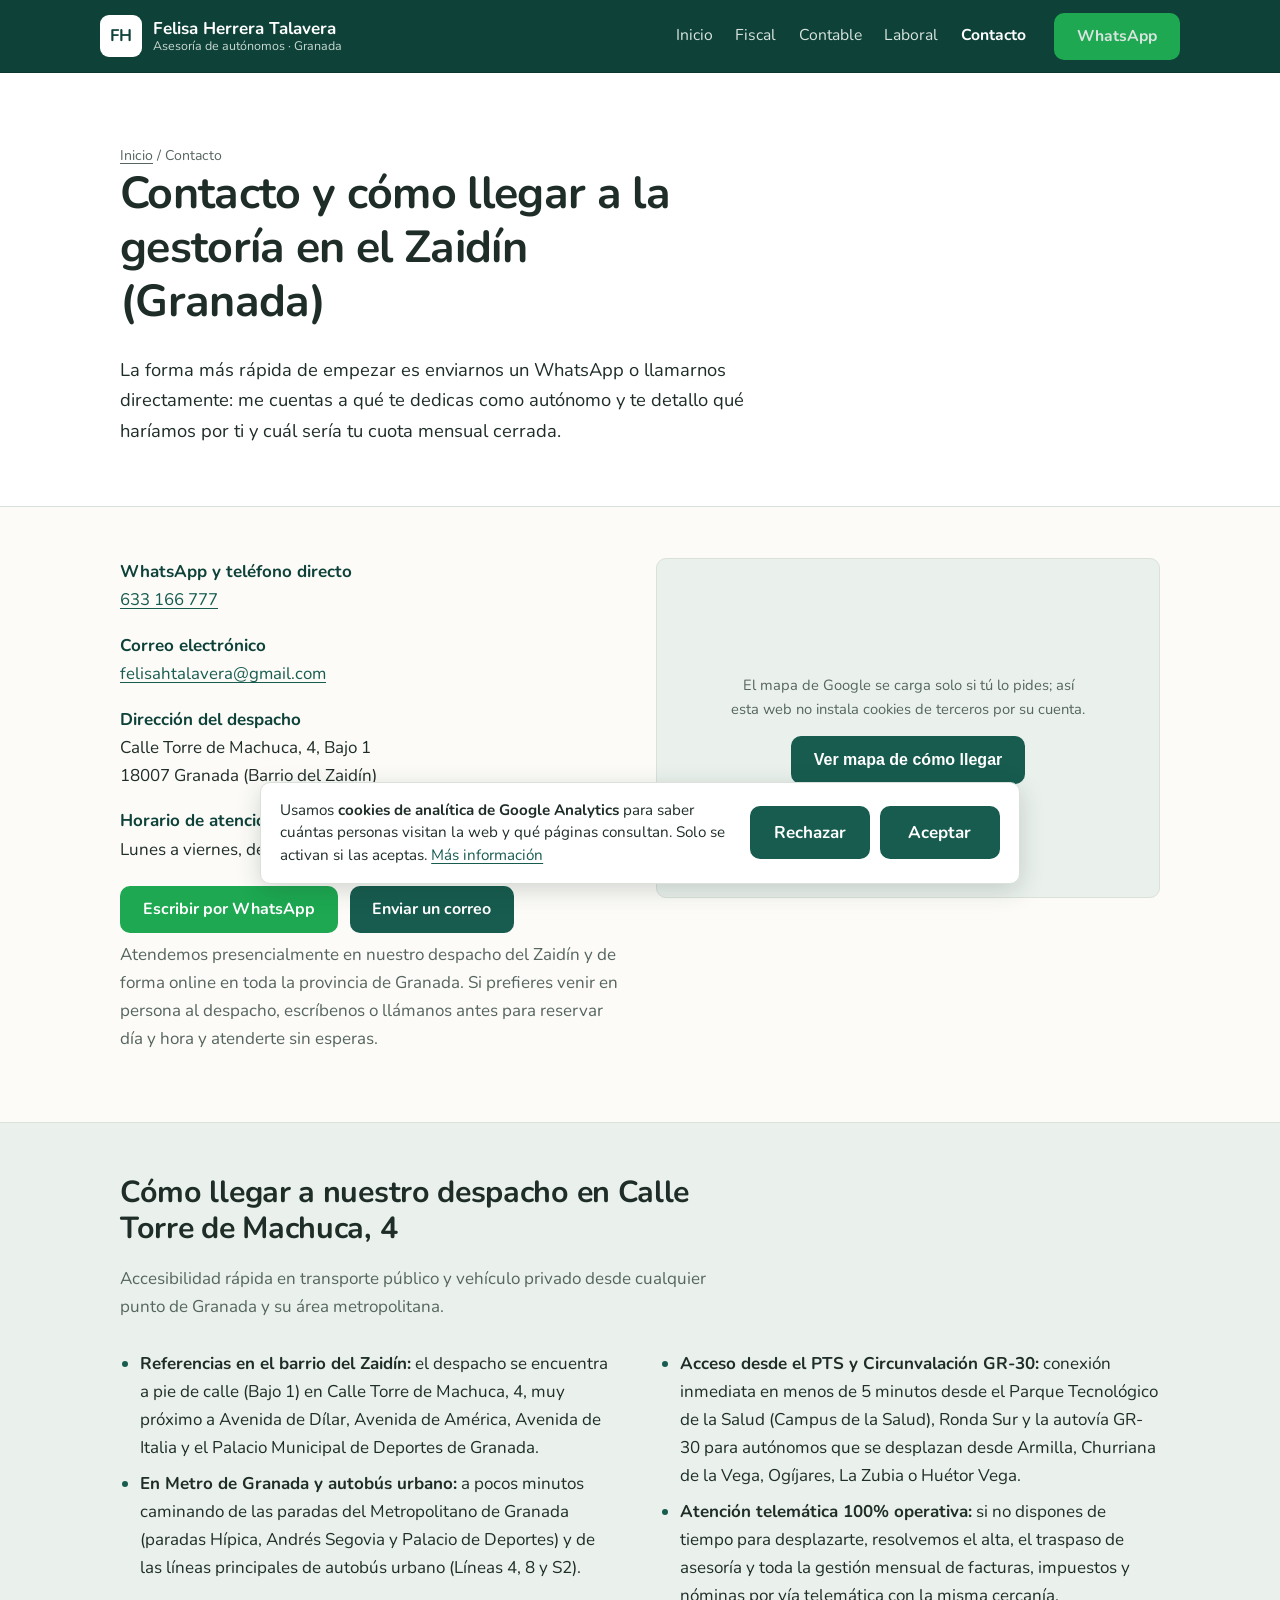
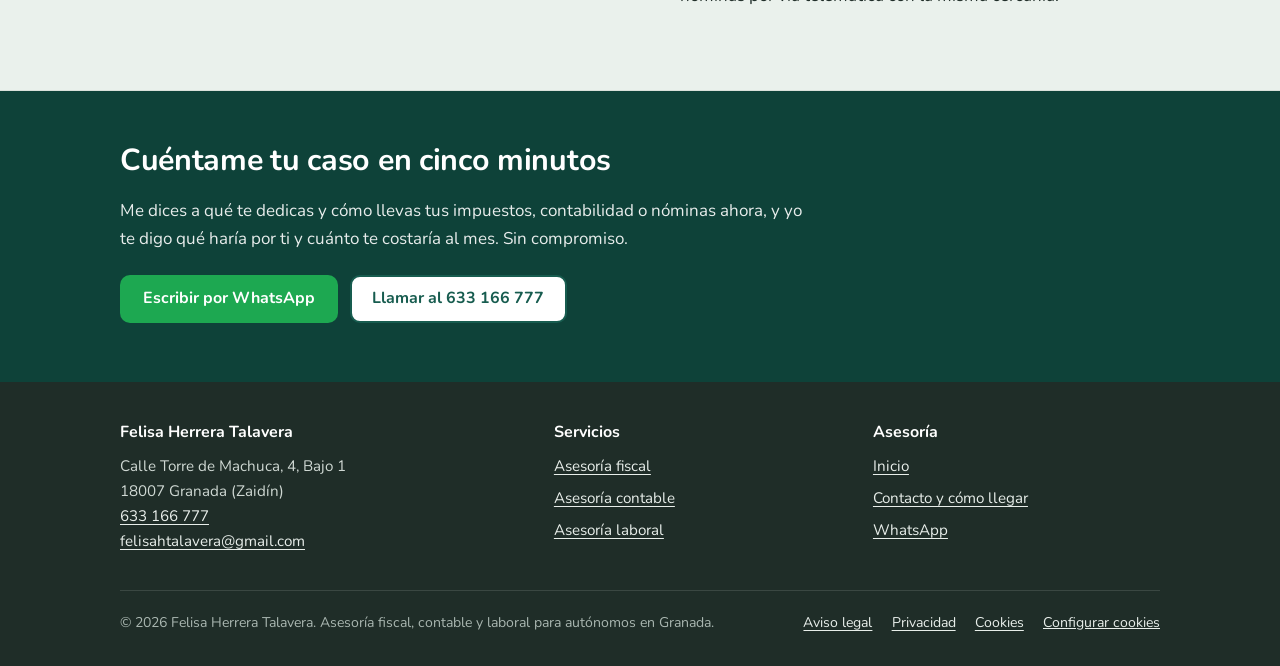
<file: contacto.html>
<!DOCTYPE html>
<html lang="es">
<head>
<meta charset="utf-8">
<meta name="viewport" content="width=device-width, initial-scale=1">
<!-- Google tag (gtag.js) · GA4 G-LKCRJRYJZS · Consent Mode v2 (modo básico):
     Google Analytics solo se carga si el visitante acepta las cookies de analítica
     (art. 22.2 LSSI). Sin consentimiento no se descarga nada de Google. -->
<script>
  window.dataLayer = window.dataLayer || [];
  function gtag(){dataLayer.push(arguments);}
  gtag('consent', 'default', {
    'ad_storage': 'denied',
    'ad_user_data': 'denied',
    'ad_personalization': 'denied',
    'analytics_storage': 'denied'
  });
  window.cargarGA = function () {
    if (window.gaCargado) return;
    window.gaCargado = true;
    gtag('consent', 'update', {'analytics_storage': 'granted'});
    var s = document.createElement('script');
    s.async = true;
    s.src = 'https://www.googletagmanager.com/gtag/js?id=G-LKCRJRYJZS';
    document.head.appendChild(s);
    gtag('js', new Date());
    gtag('config', 'G-LKCRJRYJZS');
  };
  try {
    var c = (localStorage.getItem('cookies_analitica') || '').split('|');
    if (c[0] === 'si' && Date.now() - Number(c[1]) < 63072000000) window.cargarGA();
  } catch (e) {}
</script>
<title>Gestoría en el Zaidín (Granada): Contacto y Cómo Llegar</title>
<meta name="description" content="Contacta con nuestra asesoría y gestoría en el Zaidín (Granada) en el 633 166 777 o por WhatsApp. Despacho en Calle Torre de Machuca, 4, Bajo 1, 18007 Granada.">
<meta name="author" content="Felisa Herrera Talavera">
<link rel="canonical" href="https://www.gestoresgranada.com/contacto.html">
<link rel="preload" as="font" type="font/woff2" href="/assets/fonts/Nunito/nunito-v26-latin-regular.woff2" crossorigin>
<link rel="preload" as="font" type="font/woff2" href="/assets/fonts/Nunito/nunito-v26-latin-700.woff2" crossorigin>
<link rel="icon" href="/assets/img/favicon.ico" sizes="any">
<link rel="icon" type="image/svg+xml" href="/assets/img/favicon.svg">
<link rel="icon" type="image/png" sizes="96x96" href="/assets/img/favicon-96x96.png">
<link rel="apple-touch-icon" sizes="180x180" href="/assets/img/apple-touch-icon.png">
<link rel="stylesheet" href="/assets/css/style.css?v=1.1">
<meta name="robots" content="index, follow, max-snippet:-1, max-image-preview:large, max-video-preview:-1">
<meta name="theme-color" content="#0e4239">
<meta property="og:title" content="Gestoría en el Zaidín (Granada): Contacto y Cómo Llegar">
<meta property="og:description" content="Contacta con nuestra asesoría y gestoría en el Zaidín (Granada) en el 633 166 777 o por WhatsApp. Despacho en Calle Torre de Machuca, 4, Bajo 1, 18007 Granada.">
<meta property="og:type" content="website">
<meta name="twitter:card" content="summary_large_image">
<meta property="og:url" content="https://www.gestoresgranada.com/contacto.html">
<meta property="og:site_name" content="Felisa Herrera Talavera · Asesoría de Autónomos en Granada">
<meta property="og:locale" content="es_ES">
<meta property="og:image" content="https://www.gestoresgranada.com/assets/img/og-felisa-herrera-asesoria-granada.webp">
<meta property="og:image:width" content="1200">
<meta property="og:image:height" content="630">
<meta property="og:image:type" content="image/webp">
<meta property="og:image:alt" content="Felisa Herrera Talavera, contacto de asesoría y gestoría en el Zaidín, Granada">
<script type="application/ld+json">
{
  "@context": "https://schema.org",
  "@graph": [
    {
      "@type": "AccountingService",
      "@id": "https://www.gestoresgranada.com/#asesoria",
      "name": "Felisa Herrera Talavera",
      "alternateName": [
        "Asesoría Felisa Herrera Talavera",
        "Gestores Granada"
      ],
      "slogan": "Asesoría y gestoría fiscal, contable y laboral solo para autónomos, en el Zaidín (Granada)",
      "description": "Gestoría y asesoría fiscal, contable y laboral para autónomos en Granada (barrio del Zaidín), en ejercicio desde 2006: IVA e IRPF trimestral (modelos 303, 130 y 131), retenciones (111 y 115), declaración de la Renta, libros registro, alta de autónomo y RETA, Cuota Cero y Tarifa Plana, y nóminas y seguros sociales de sus trabajadores. Atención presencial en el Zaidín y online en toda la provincia, con cuota mensual cerrada.",
      "url": "https://www.gestoresgranada.com/",
      "image": [
        "https://www.gestoresgranada.com/assets/img/og-felisa-herrera-asesoria-granada.webp",
        "https://www.gestoresgranada.com/assets/img/asesoria-empresas-granada-zaidin.webp",
        "https://www.gestoresgranada.com/assets/img/retrato-felisa-herrera-asesoria-granada.webp"
      ],
      "telephone": "+34 633 166 777",
      "email": "felisahtalavera@gmail.com",
      "legalName": "Felisa Herrera Talavera",
      "logo": {
        "@type": "ImageObject",
        "url": "https://www.gestoresgranada.com/assets/img/logo-felisa-herrera-asesoria-autonomos-granada.png",
        "contentUrl": "https://www.gestoresgranada.com/assets/img/logo-felisa-herrera-asesoria-autonomos-granada.png",
        "width": 512,
        "height": 512
      },
      "potentialAction": {
        "@type": "ReserveAction",
        "name": "Pedir cita en la asesoría",
        "target": {
          "@type": "EntryPoint",
          "urlTemplate": "https://www.gestoresgranada.com/contacto.html",
          "actionPlatform": [
            "https://schema.org/DesktopWebPlatform",
            "https://schema.org/MobileWebPlatform"
          ]
        },
        "result": {
          "@type": "Reservation",
          "name": "Cita con Felisa Herrera Talavera — Zaidín, Granada"
        }
      },
      "priceRange": "€€",
      "currenciesAccepted": "EUR",
      "foundingDate": "2006",
      "address": {
        "@type": "PostalAddress",
        "streetAddress": "Calle Torre de Machuca, 4, Bajo 1",
        "addressLocality": "Granada",
        "addressRegion": "Andalucía",
        "postalCode": "18007",
        "addressCountry": "ES"
      },
      "geo": {
        "@type": "GeoCoordinates",
        "latitude": 37.15545880182846,
        "longitude": -3.59479047738148
      },
      "containedInPlace": {
        "@type": "Place",
        "name": "Zaidín, Granada"
      },
      "hasMap": "https://www.google.com/maps?q=Calle+Torre+de+Machuca,+4,+Bajo+1,+18007+Granada",
      "openingHoursSpecification": [
        {
          "@type": "OpeningHoursSpecification",
          "dayOfWeek": [
            "Monday",
            "Tuesday",
            "Wednesday",
            "Thursday",
            "Friday"
          ],
          "opens": "09:00",
          "closes": "15:00"
        }
      ],
      "contactPoint": {
        "@type": "ContactPoint",
        "contactType": "customer service",
        "telephone": "+34 633 166 777",
        "email": "felisahtalavera@gmail.com",
        "availableLanguage": "es",
        "areaServed": "ES",
        "hoursAvailable": [
          {
            "@type": "OpeningHoursSpecification",
            "dayOfWeek": [
              "Monday",
              "Tuesday",
              "Wednesday",
              "Thursday",
              "Friday"
            ],
            "opens": "09:00",
            "closes": "15:00"
          }
        ]
      },
      "areaServed": [
        {
          "@type": "Place",
          "name": "Zaidín-Vergeles, Granada"
        },
        {
          "@type": "Place",
          "name": "Parque Tecnológico de la Salud (PTS), Granada"
        },
        {
          "@type": "City",
          "name": "Granada",
          "sameAs": "https://www.wikidata.org/wiki/Q8810"
        },
        {
          "@type": "City",
          "name": "Armilla"
        },
        {
          "@type": "City",
          "name": "La Zubia"
        },
        {
          "@type": "City",
          "name": "Ogíjares"
        },
        {
          "@type": "City",
          "name": "Churriana de la Vega"
        },
        {
          "@type": "City",
          "name": "Huétor Vega"
        },
        {
          "@type": "AdministrativeArea",
          "name": "Provincia de Granada"
        }
      ],
      "knowsLanguage": "es",
      "knowsAbout": [
        "Asesoría y gestoría fiscal de autónomos",
        "IVA trimestral (modelo 303) y resumen anual (modelo 390)",
        "Pagos fraccionados de IRPF en estimación directa (modelo 130) y módulos (modelo 131)",
        "Retenciones de trabajadores, profesionales y alquileres (modelos 111, 115, 190 y 180)",
        "Facturación electrónica y sistema Verifactu para autónomos",
        "Declaración de la Renta con actividad económica (modelo 100)",
        "Libros registro obligatorios de IRPF e IVA (ventas, gastos y bienes de inversión)",
        "RETA, Tarifa Plana y Cuota Cero de la Junta de Andalucía",
        "Cotización de autónomos por ingresos reales",
        "Nóminas, contratos y seguros sociales (Sistema RED / Siltra) de trabajadores contratados por autónomos",
        "Declaración de la Renta de autónomos",
        "Alta de autónomos en Hacienda y en la Seguridad Social",
        "Ayudas y subvenciones para autónomos en Andalucía"
      ],
      "hasOfferCatalog": {
        "@type": "OfferCatalog",
        "name": "Servicios de gestoría y asesoría para autónomos en el Zaidín, Granada",
        "itemListElement": [
          {
            "@type": "Offer",
            "itemOffered": {
              "@type": "Service",
              "@id": "https://www.gestoresgranada.com/asesoria-fiscal-granada.html#servicio",
              "name": "Asesoría y gestoría fiscal para autónomos en Granada",
              "url": "https://www.gestoresgranada.com/asesoria-fiscal-granada.html"
            }
          },
          {
            "@type": "Offer",
            "itemOffered": {
              "@type": "Service",
              "@id": "https://www.gestoresgranada.com/asesoria-contable-granada.html#servicio",
              "name": "Asesoría contable para autónomos en Granada",
              "url": "https://www.gestoresgranada.com/asesoria-contable-granada.html"
            }
          },
          {
            "@type": "Offer",
            "itemOffered": {
              "@type": "Service",
              "@id": "https://www.gestoresgranada.com/asesoria-laboral-granada.html#servicio",
              "name": "Asesoría laboral para autónomos y sus trabajadores en Granada",
              "url": "https://www.gestoresgranada.com/asesoria-laboral-granada.html"
            }
          },
          {
            "@type": "Offer",
            "itemOffered": {
              "@type": "Service",
              "name": "Declaración de la Renta de autónomos en Granada",
              "url": "https://www.gestoresgranada.com/asesoria-fiscal-granada.html"
            }
          },
          {
            "@type": "Offer",
            "itemOffered": {
              "@type": "Service",
              "name": "Alta de autónomo en Hacienda y en la Seguridad Social",
              "url": "https://www.gestoresgranada.com/"
            }
          },
          {
            "@type": "Offer",
            "itemOffered": {
              "@type": "Service",
              "name": "Tramitación de ayudas para autónomos: Cuota Cero y Tarifa Plana",
              "url": "https://www.gestoresgranada.com/asesoria-laboral-granada.html"
            }
          },
          {
            "@type": "Offer",
            "itemOffered": {
              "@type": "Service",
              "name": "Gestoría online para autónomos de la provincia de Granada",
              "url": "https://www.gestoresgranada.com/contacto.html"
            }
          }
        ]
      },
      "founder": {
        "@id": "https://www.gestoresgranada.com/#felisa"
      },
      "employee": {
        "@id": "https://www.gestoresgranada.com/#felisa"
      }
    },
    {
      "@type": "Person",
      "@id": "https://www.gestoresgranada.com/#felisa",
      "name": "Felisa Herrera Talavera",
      "givenName": "Felisa",
      "familyName": "Herrera Talavera",
      "url": "https://www.gestoresgranada.com/",
      "jobTitle": "Asesora fiscal, contable y laboral de autónomos",
      "description": "Licenciada en Relaciones Laborales por la Universidad de Granada y asesora en ejercicio desde 2006 en el barrio del Zaidín (Granada), dedicada en exclusiva a trabajadores autónomos y sus empleados.",
      "image": {
        "@type": "ImageObject",
        "url": "https://www.gestoresgranada.com/assets/img/retrato-felisa-herrera-asesoria-granada.webp",
        "contentUrl": "https://www.gestoresgranada.com/assets/img/retrato-felisa-herrera-asesoria-granada.webp",
        "width": 800,
        "height": 1000,
        "caption": "Felisa Herrera Talavera"
      },
      "alumniOf": {
        "@type": "CollegeOrUniversity",
        "name": "Universidad de Granada",
        "url": "https://www.ugr.es/"
      },
      "hasCredential": [
        {
          "@type": "EducationalOccupationalCredential",
          "name": "Licenciatura en Relaciones Laborales (2007)",
          "credentialCategory": "degree",
          "recognizedBy": {
            "@type": "CollegeOrUniversity",
            "name": "Universidad de Granada",
            "url": "https://www.ugr.es/"
          }
        },
        {
          "@type": "EducationalOccupationalCredential",
          "name": "Máster Fiscal para Profesionales (2015)",
          "credentialCategory": "certificate",
          "recognizedBy": {
            "@type": "Organization",
            "name": "Centro de Estudios Jurídicos de Granada"
          }
        },
        {
          "@type": "EducationalOccupationalCredential",
          "name": "Máster en Recursos Humanos (2010)",
          "credentialCategory": "certificate",
          "recognizedBy": {
            "@type": "Organization",
            "name": "Escuela de Negocios de Andalucía"
          }
        },
        {
          "@type": "EducationalOccupationalCredential",
          "name": "Experto Fiscal (2009)",
          "credentialCategory": "certificate",
          "recognizedBy": {
            "@type": "Organization",
            "name": "Academia LANT"
          }
        }
      ],
      "knowsAbout": [
        "Fiscalidad de autónomos",
        "Libros registro de IRPF e IVA",
        "Relaciones laborales y Seguridad Social (RETA)"
      ],
      "knowsLanguage": "es",
      "telephone": "+34 633 166 777",
      "email": "felisahtalavera@gmail.com",
      "worksFor": {
        "@id": "https://www.gestoresgranada.com/#asesoria"
      },
      "workLocation": {
        "@id": "https://www.gestoresgranada.com/#asesoria"
      },
      "areaServed": [
        {
          "@type": "City",
          "name": "Granada",
          "sameAs": "https://www.wikidata.org/wiki/Q8810"
        },
        {
          "@type": "AdministrativeArea",
          "name": "Provincia de Granada"
        }
      ]
    },
    {
      "@type": "WebSite",
      "@id": "https://www.gestoresgranada.com/#web",
      "url": "https://www.gestoresgranada.com/",
      "name": "Felisa Herrera Talavera",
      "alternateName": [
        "Gestores Granada",
        "gestoresgranada.com"
      ],
      "inLanguage": "es",
      "publisher": {
        "@id": "https://www.gestoresgranada.com/#asesoria"
      }
    },
    {
      "@type": "ContactPage",
      "@id": "https://www.gestoresgranada.com/contacto.html#webpage",
      "url": "https://www.gestoresgranada.com/contacto.html",
      "name": "Gestoría en el Zaidín (Granada): Contacto y Cómo Llegar",
      "description": "Contacta con nuestra asesoría y gestoría en el Zaidín (Granada) en el 633 166 777 o por WhatsApp. Despacho en Calle Torre de Machuca, 4, Bajo 1, 18007 Granada.",
      "inLanguage": "es",
      "isPartOf": {
        "@id": "https://www.gestoresgranada.com/#web"
      },
      "about": {
        "@id": "https://www.gestoresgranada.com/#asesoria"
      },
      "datePublished": "2026-09-28",
      "dateModified": "2026-11-01",
      "lastReviewed": "2026-11-01",
      "author": {
        "@id": "https://www.gestoresgranada.com/#felisa"
      },
      "reviewedBy": {
        "@id": "https://www.gestoresgranada.com/#felisa"
      },
      "mainEntity": {
        "@id": "https://www.gestoresgranada.com/#asesoria"
      },
      "primaryImageOfPage": {
        "@type": "ImageObject",
        "url": "https://www.gestoresgranada.com/assets/img/og-felisa-herrera-asesoria-granada.webp",
        "contentUrl": "https://www.gestoresgranada.com/assets/img/og-felisa-herrera-asesoria-granada.webp",
        "width": 1200,
        "height": 630
      },
      "breadcrumb": {
        "@id": "https://www.gestoresgranada.com/contacto.html#breadcrumb"
      }
    },
    {
      "@type": "BreadcrumbList",
      "@id": "https://www.gestoresgranada.com/contacto.html#breadcrumb",
      "itemListElement": [
        {
          "@type": "ListItem",
          "position": 1,
          "name": "Inicio",
          "item": "https://www.gestoresgranada.com/"
        },
        {
          "@type": "ListItem",
          "position": 2,
          "name": "Contacto",
          "item": "https://www.gestoresgranada.com/contacto.html"
        }
      ]
    }
  ]
}
</script>
</head>
<body>
<a class="salto" href="#contenido">Saltar al contenido</a>
<header class="cabecera">
  <div class="contenedor cabecera__fila">
    <a class="marca" href="/" aria-label="Felisa Herrera Talavera, inicio">
      <span class="marca__sello" aria-hidden="true">FH</span>
      <span class="marca__nombre">Felisa Herrera Talavera<small>Asesoría de autónomos · Granada</small></span>
    </a>
    <nav class="nav" aria-label="Principal">
      <a href="/">Inicio</a>
      <a href="/asesoria-fiscal-granada.html">Fiscal</a>
      <a href="/asesoria-contable-granada.html">Contable</a>
      <a href="/asesoria-laboral-granada.html">Laboral</a>
      <a href="/contacto.html" aria-current="page">Contacto</a>
      <a class="boton boton--wa" href="https://wa.me/34633166777?text=Hola%20Felisa%2C%20busco%20asesor%C3%ADa%20para%20mi%20negocio%20en%20Granada%20y%20querr%C3%ADa%20informaci%C3%B3n." rel="noopener">WhatsApp</a>
    </nav>
    <button class="hamburguesa" id="hamburgerBtn" aria-expanded="false" aria-controls="mobileMenu" aria-label="Abrir menú">
      <span></span><span></span><span></span>
    </button>
  </div>
  <nav class="menu-movil" id="mobileMenu" hidden aria-label="Menú móvil">
    <button class="menu-movil__cerrar" id="closeMenuBtn" aria-label="Cerrar menú">×</button>
    <a href="/">Inicio</a>
    <a href="/asesoria-fiscal-granada.html">Asesoría fiscal</a>
    <a href="/asesoria-contable-granada.html">Asesoría contable</a>
    <a href="/asesoria-laboral-granada.html">Asesoría laboral</a>
    <a href="/contacto.html">Contacto</a>
    <a class="boton boton--wa" href="https://wa.me/34633166777?text=Hola%20Felisa%2C%20busco%20asesor%C3%ADa%20para%20mi%20negocio%20en%20Granada%20y%20querr%C3%ADa%20informaci%C3%B3n." rel="noopener">Escribir por WhatsApp</a>
  </nav>
</header>
<main id="contenido">
<section class="hero">
  <div class="contenedor">
    <p class="migas"><a href="/">Inicio</a> / Contacto</p>
    <h1>Contacto y cómo llegar a la gestoría en el Zaidín (Granada)</h1>
    <p class="hero__intro">La forma más rápida de empezar es enviarnos un WhatsApp o llamarnos directamente: me cuentas a qué te dedicas como autónomo y te detallo qué haríamos por ti y cuál sería tu cuota mensual cerrada.</p>
  </div>
</section>

<section class="seccion">
  <div class="contenedor contacto-rejilla">
    <div>
      <div class="dato"><b>WhatsApp y teléfono directo</b><a href="tel:+34633166777">633 166 777</a></div>
      <div class="dato"><b>Correo electrónico</b><a href="mailto:felisahtalavera@gmail.com">felisahtalavera@gmail.com</a></div>
      <div class="dato"><b>Dirección del despacho</b>Calle Torre de Machuca, 4, Bajo 1<br>18007 Granada (Barrio del Zaidín)</div>
      <div class="dato"><b>Horario de atención</b>Lunes a viernes, de 9:00 a 15:00</div>
      <div class="botonera">
        <a class="boton boton--wa" href="https://wa.me/34633166777?text=Hola%20Felisa%2C%20busco%20asesor%C3%ADa%20para%20mi%20negocio%20en%20Granada%20y%20querr%C3%ADa%20informaci%C3%B3n." rel="noopener">Escribir por WhatsApp</a>
        <a class="boton boton--verde" href="mailto:felisahtalavera@gmail.com">Enviar un correo</a>
      </div>
      <p class="subtexto">Atendemos presencialmente en nuestro despacho del Zaidín y de forma online en toda la provincia de Granada. Si prefieres venir en persona al despacho, escríbenos o llámanos antes para reservar día y hora y atenderte sin esperas.</p>
    </div>
    <div class="mapa-caja" id="mapaCaja">
      <div>
        <p>El mapa de Google se carga solo si tú lo pides; así esta web no instala cookies de terceros por su cuenta.</p>
        <button class="boton boton--verde" id="cargarMapa">Ver mapa de cómo llegar</button>
      </div>
    </div>
  </div>
</section>

<section class="seccion seccion--panel">
  <div class="contenedor">
    <div class="seccion__cabeza">
      <h2>Cómo llegar a nuestro despacho en Calle Torre de Machuca, 4</h2>
      <p>Accesibilidad rápida en transporte público y vehículo privado desde cualquier punto de Granada y su área metropolitana.</p>
    </div>
    <div class="tramites">
      <ul>
        <li><strong>Referencias en el barrio del Zaidín:</strong> el despacho se encuentra a pie de calle (Bajo 1) en Calle Torre de Machuca, 4, muy próximo a Avenida de Dílar, Avenida de América, Avenida de Italia y el Palacio Municipal de Deportes de Granada.</li>
        <li><strong>En Metro de Granada y autobús urbano:</strong> a pocos minutos caminando de las paradas del Metropolitano de Granada (paradas Hípica, Andrés Segovia y Palacio de Deportes) y de las líneas principales de autobús urbano (Líneas 4, 8 y S2).</li>
      </ul>
      <ul>
        <li><strong>Acceso desde el PTS y Circunvalación GR-30:</strong> conexión inmediata en menos de 5 minutos desde el Parque Tecnológico de la Salud (Campus de la Salud), Ronda Sur y la autovía GR-30 para autónomos que se desplazan desde Armilla, Churriana de la Vega, Ogíjares, La Zubia o Huétor Vega.</li>
        <li><strong>Atención telemática 100% operativa:</strong> si no dispones de tiempo para desplazarte, resolvemos el alta, el traspaso de asesoría y toda la gestión mensual de facturas, impuestos y nóminas por vía telemática con la misma cercanía.</li>
      </ul>
    </div>
  </div>
</section>

<section class="seccion cta-final">
  <div class="contenedor">
    <h2>Cuéntame tu caso en cinco minutos</h2>
    <p class="texto">Me dices a qué te dedicas y cómo llevas tus impuestos, contabilidad o nóminas ahora, y yo te digo qué haría por ti y cuánto te costaría al mes. Sin compromiso.</p>
    <div class="botonera">
      <a class="boton boton--wa" href="https://wa.me/34633166777?text=Hola%20Felisa%2C%20busco%20asesor%C3%ADa%20para%20mi%20negocio%20en%20Granada%20y%20querr%C3%ADa%20informaci%C3%B3n." rel="noopener">Escribir por WhatsApp</a>
      <a class="boton boton--borde" href="tel:+34633166777">Llamar al 633 166 777</a>
    </div>
  </div>
</section>
</main>
<footer class="pie">
  <div class="contenedor">
    <div class="pie__rejilla">
      <div>
        <h3>Felisa Herrera Talavera</h3>
        <address>
          Calle Torre de Machuca, 4, Bajo 1<br>18007 Granada (Zaidín)<br>
          <a href="tel:+34633166777">633 166 777</a><br>
          <a href="mailto:felisahtalavera@gmail.com">felisahtalavera@gmail.com</a>
        </address>
      </div>
      <div>
        <h3>Servicios</h3>
        <ul>
          <li><a href="/asesoria-fiscal-granada.html">Asesoría fiscal</a></li>
          <li><a href="/asesoria-contable-granada.html">Asesoría contable</a></li>
          <li><a href="/asesoria-laboral-granada.html">Asesoría laboral</a></li>
        </ul>
      </div>
      <div>
        <h3>Asesoría</h3>
        <ul>
          <li><a href="/">Inicio</a></li>
          <li><a href="/contacto.html">Contacto y cómo llegar</a></li>
          <li><a href="https://wa.me/34633166777?text=Hola%20Felisa%2C%20busco%20asesor%C3%ADa%20para%20mi%20negocio%20en%20Granada%20y%20querr%C3%ADa%20informaci%C3%B3n." rel="noopener">WhatsApp</a></li>
        </ul>
      </div>
    </div>
    <div class="pie__legal">
      <span>© 2026 Felisa Herrera Talavera. Asesoría fiscal, contable y laboral para autónomos en Granada.</span>
      <ul>
        <li><a href="/aviso-legal.html">Aviso legal</a></li>
        <li><a href="/politica-privacidad.html">Privacidad</a></li>
        <li><a href="/politica-cookies.html">Cookies</a></li>
        <li><button type="button" class="pie__cookies" data-cookies-config>Configurar cookies</button></li>
      </ul>
    </div>
  </div>
</footer>
<script defer src="/assets/js/main.js?v=1.1"></script>
</body>
</html>
</file>
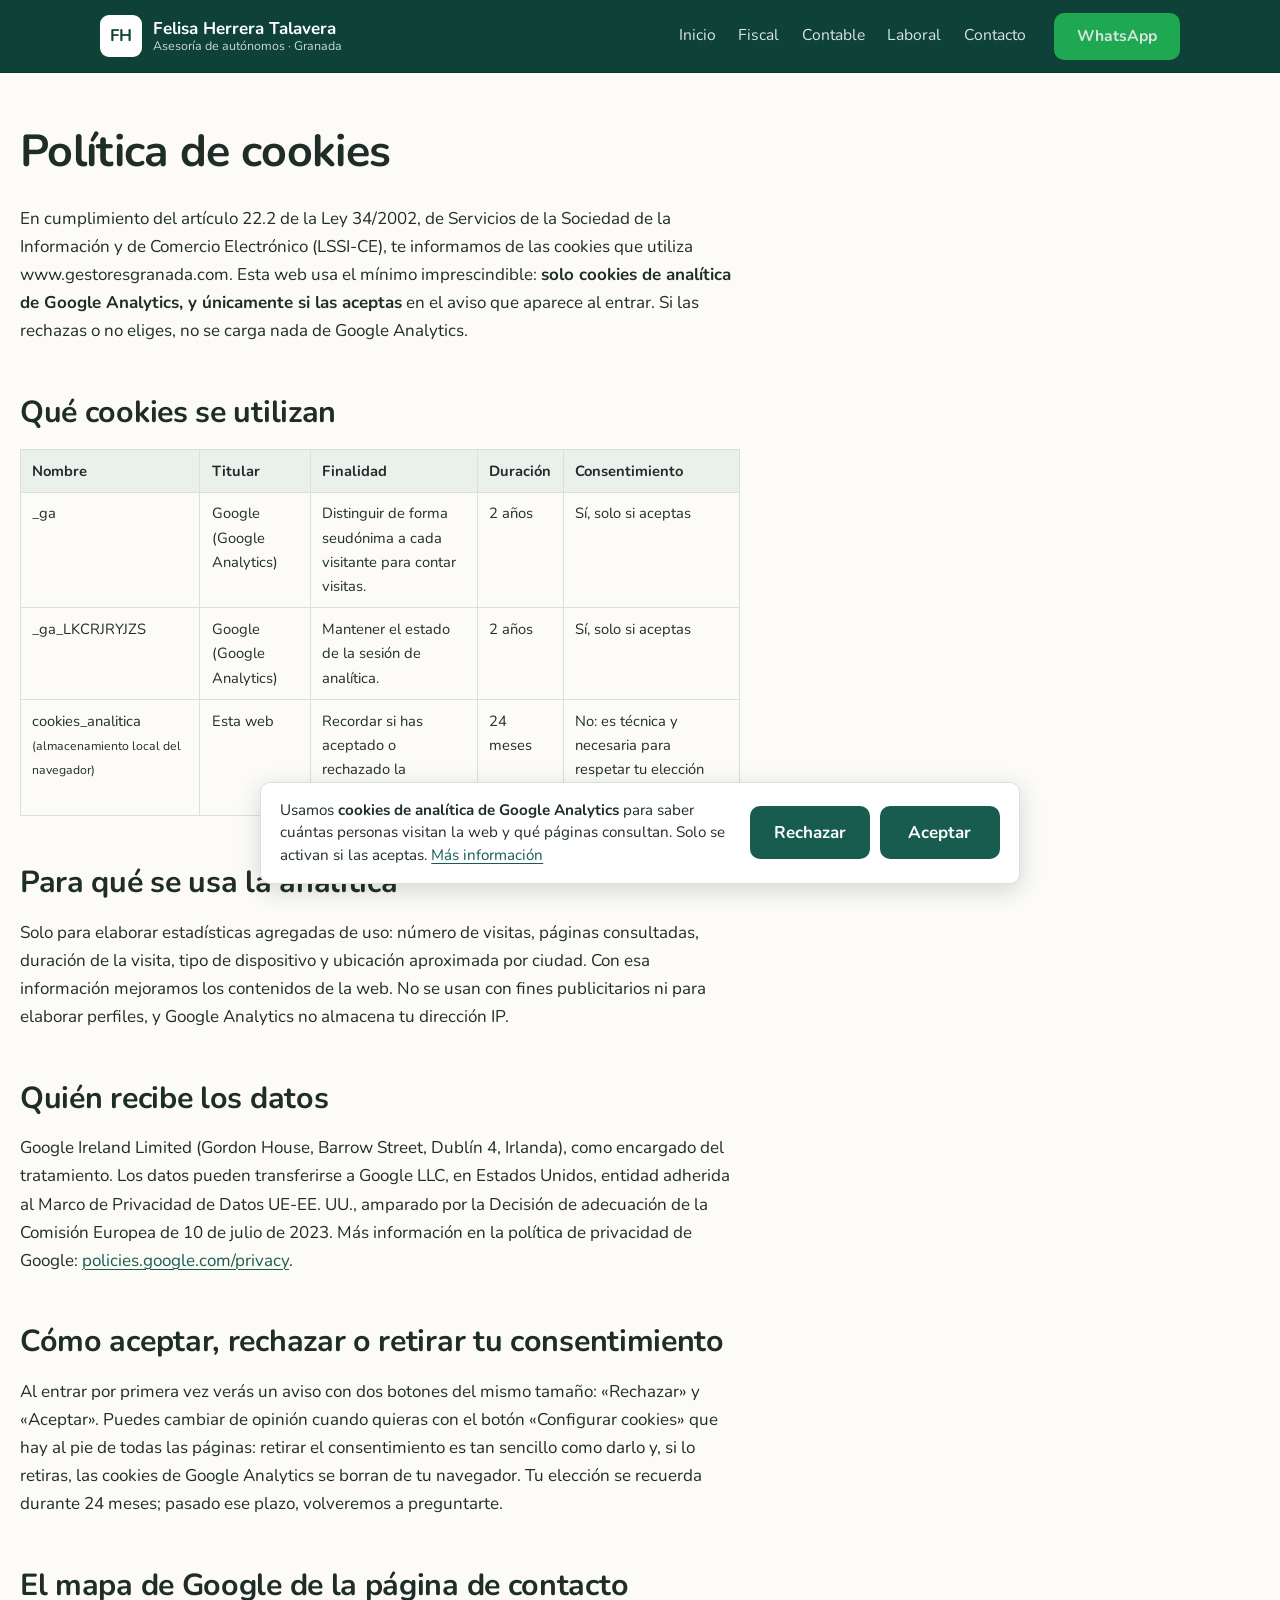
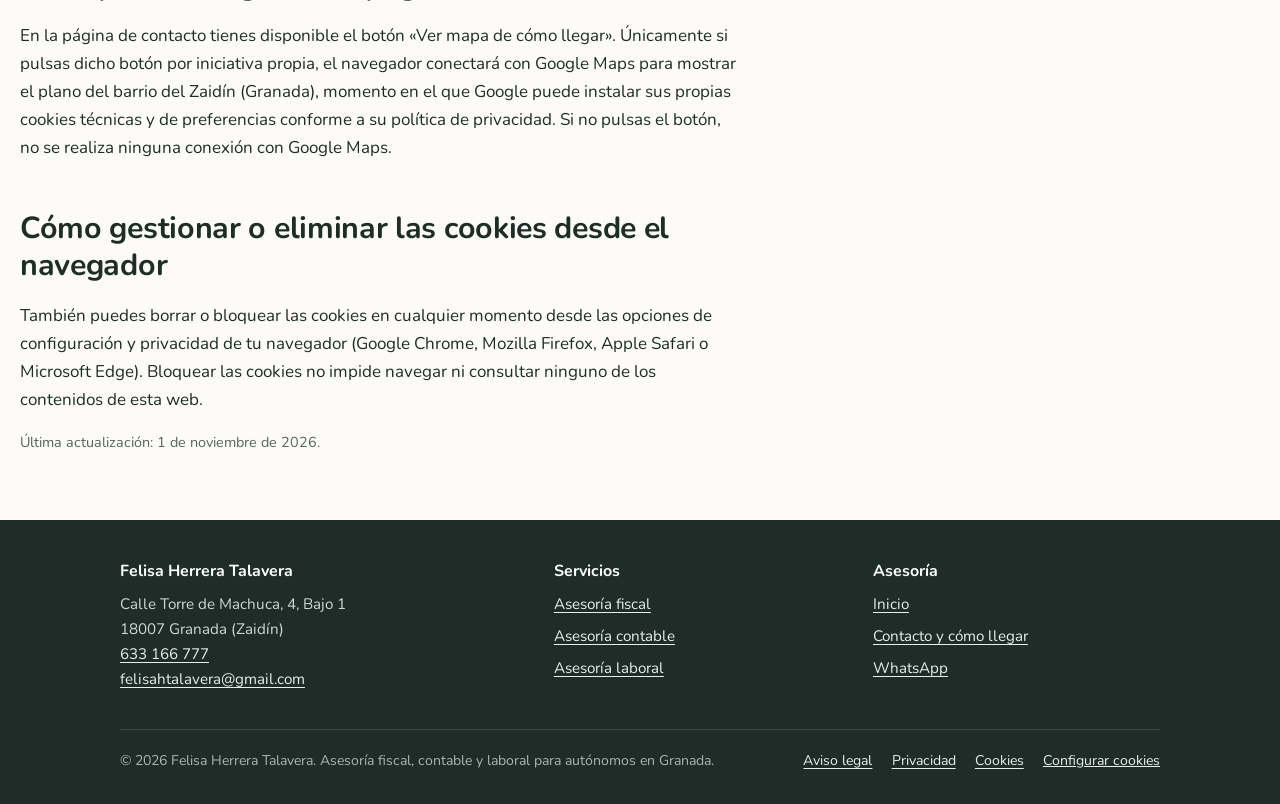
<file: politica-cookies.html>
<!DOCTYPE html>
<html lang="es">
<head>
<meta charset="utf-8">
<meta name="viewport" content="width=device-width, initial-scale=1">
<!-- Google tag (gtag.js) · GA4 G-LKCRJRYJZS · Consent Mode v2 (modo básico):
     Google Analytics solo se carga si el visitante acepta las cookies de analítica
     (art. 22.2 LSSI). Sin consentimiento no se descarga nada de Google. -->
<script>
  window.dataLayer = window.dataLayer || [];
  function gtag(){dataLayer.push(arguments);}
  gtag('consent', 'default', {
    'ad_storage': 'denied',
    'ad_user_data': 'denied',
    'ad_personalization': 'denied',
    'analytics_storage': 'denied'
  });
  window.cargarGA = function () {
    if (window.gaCargado) return;
    window.gaCargado = true;
    gtag('consent', 'update', {'analytics_storage': 'granted'});
    var s = document.createElement('script');
    s.async = true;
    s.src = 'https://www.googletagmanager.com/gtag/js?id=G-LKCRJRYJZS';
    document.head.appendChild(s);
    gtag('js', new Date());
    gtag('config', 'G-LKCRJRYJZS');
  };
  try {
    var c = (localStorage.getItem('cookies_analitica') || '').split('|');
    if (c[0] === 'si' && Date.now() - Number(c[1]) < 63072000000) window.cargarGA();
  } catch (e) {}
</script>
<title>Política de cookies | Felisa Herrera Talavera · Asesoría en Granada</title>
<meta name="description" content="Cookies de www.gestoresgranada.com: solo analítica de Google Analytics y únicamente si la aceptas. Cómo aceptar, rechazar o retirar tu consentimiento.">
<meta name="author" content="Felisa Herrera Talavera">
<link rel="canonical" href="https://www.gestoresgranada.com/politica-cookies.html">
<link rel="preload" as="font" type="font/woff2" href="/assets/fonts/Nunito/nunito-v26-latin-regular.woff2" crossorigin>
<link rel="preload" as="font" type="font/woff2" href="/assets/fonts/Nunito/nunito-v26-latin-700.woff2" crossorigin>
<link rel="icon" href="/assets/img/favicon.ico" sizes="any">
<link rel="icon" type="image/svg+xml" href="/assets/img/favicon.svg">
<link rel="icon" type="image/png" sizes="96x96" href="/assets/img/favicon-96x96.png">
<link rel="apple-touch-icon" sizes="180x180" href="/assets/img/apple-touch-icon.png">
<link rel="stylesheet" href="/assets/css/style.css?v=1.1">
<meta name="robots" content="noindex, follow">
<meta name="theme-color" content="#0e4239">
<meta property="og:title" content="Política de cookies | Felisa Herrera Talavera · Asesoría en Granada">
<meta property="og:description" content="Cookies de www.gestoresgranada.com: solo analítica de Google Analytics y únicamente si la aceptas. Cómo aceptar, rechazar o retirar tu consentimiento.">
<meta property="og:type" content="website">
<meta name="twitter:card" content="summary_large_image">
<meta property="og:url" content="https://www.gestoresgranada.com/politica-cookies.html">
<meta property="og:site_name" content="Felisa Herrera Talavera · Asesoría de Autónomos en Granada">
<meta property="og:locale" content="es_ES">
<meta property="og:image" content="https://www.gestoresgranada.com/assets/img/og-felisa-herrera-asesoria-granada.webp">
<meta property="og:image:width" content="1200">
<meta property="og:image:height" content="630">
<meta property="og:image:type" content="image/webp">
<meta property="og:image:alt" content="Felisa Herrera Talavera, asesoría y gestoría de autónomos en Granada">
<script type="application/ld+json">
{
  "@context": "https://schema.org",
  "@graph": [
    {
      "@type": "AccountingService",
      "@id": "https://www.gestoresgranada.com/#asesoria",
      "name": "Felisa Herrera Talavera",
      "alternateName": [
        "Asesoría Felisa Herrera Talavera",
        "Gestores Granada"
      ],
      "slogan": "Asesoría y gestoría fiscal, contable y laboral solo para autónomos, en el Zaidín (Granada)",
      "description": "Gestoría y asesoría fiscal, contable y laboral para autónomos en Granada (barrio del Zaidín), en ejercicio desde 2006: IVA e IRPF trimestral (modelos 303, 130 y 131), retenciones (111 y 115), declaración de la Renta, libros registro, alta de autónomo y RETA, Cuota Cero y Tarifa Plana, y nóminas y seguros sociales de sus trabajadores. Atención presencial en el Zaidín y online en toda la provincia, con cuota mensual cerrada.",
      "url": "https://www.gestoresgranada.com/",
      "image": [
        "https://www.gestoresgranada.com/assets/img/og-felisa-herrera-asesoria-granada.webp",
        "https://www.gestoresgranada.com/assets/img/asesoria-empresas-granada-zaidin.webp",
        "https://www.gestoresgranada.com/assets/img/retrato-felisa-herrera-asesoria-granada.webp"
      ],
      "telephone": "+34 633 166 777",
      "email": "felisahtalavera@gmail.com",
      "legalName": "Felisa Herrera Talavera",
      "logo": {
        "@type": "ImageObject",
        "url": "https://www.gestoresgranada.com/assets/img/logo-felisa-herrera-asesoria-autonomos-granada.png",
        "contentUrl": "https://www.gestoresgranada.com/assets/img/logo-felisa-herrera-asesoria-autonomos-granada.png",
        "width": 512,
        "height": 512
      },
      "potentialAction": {
        "@type": "ReserveAction",
        "name": "Pedir cita en la asesoría",
        "target": {
          "@type": "EntryPoint",
          "urlTemplate": "https://www.gestoresgranada.com/contacto.html",
          "actionPlatform": [
            "https://schema.org/DesktopWebPlatform",
            "https://schema.org/MobileWebPlatform"
          ]
        },
        "result": {
          "@type": "Reservation",
          "name": "Cita con Felisa Herrera Talavera — Zaidín, Granada"
        }
      },
      "priceRange": "€€",
      "currenciesAccepted": "EUR",
      "foundingDate": "2006",
      "address": {
        "@type": "PostalAddress",
        "streetAddress": "Calle Torre de Machuca, 4, Bajo 1",
        "addressLocality": "Granada",
        "addressRegion": "Andalucía",
        "postalCode": "18007",
        "addressCountry": "ES"
      },
      "geo": {
        "@type": "GeoCoordinates",
        "latitude": 37.15545880182846,
        "longitude": -3.59479047738148
      },
      "containedInPlace": {
        "@type": "Place",
        "name": "Zaidín, Granada"
      },
      "hasMap": "https://www.google.com/maps?q=Calle+Torre+de+Machuca,+4,+Bajo+1,+18007+Granada",
      "openingHoursSpecification": [
        {
          "@type": "OpeningHoursSpecification",
          "dayOfWeek": [
            "Monday",
            "Tuesday",
            "Wednesday",
            "Thursday",
            "Friday"
          ],
          "opens": "09:00",
          "closes": "15:00"
        }
      ],
      "contactPoint": {
        "@type": "ContactPoint",
        "contactType": "customer service",
        "telephone": "+34 633 166 777",
        "email": "felisahtalavera@gmail.com",
        "availableLanguage": "es",
        "areaServed": "ES",
        "hoursAvailable": [
          {
            "@type": "OpeningHoursSpecification",
            "dayOfWeek": [
              "Monday",
              "Tuesday",
              "Wednesday",
              "Thursday",
              "Friday"
            ],
            "opens": "09:00",
            "closes": "15:00"
          }
        ]
      },
      "areaServed": [
        {
          "@type": "Place",
          "name": "Zaidín-Vergeles, Granada"
        },
        {
          "@type": "Place",
          "name": "Parque Tecnológico de la Salud (PTS), Granada"
        },
        {
          "@type": "City",
          "name": "Granada",
          "sameAs": "https://www.wikidata.org/wiki/Q8810"
        },
        {
          "@type": "City",
          "name": "Armilla"
        },
        {
          "@type": "City",
          "name": "La Zubia"
        },
        {
          "@type": "City",
          "name": "Ogíjares"
        },
        {
          "@type": "City",
          "name": "Churriana de la Vega"
        },
        {
          "@type": "City",
          "name": "Huétor Vega"
        },
        {
          "@type": "AdministrativeArea",
          "name": "Provincia de Granada"
        }
      ],
      "knowsLanguage": "es",
      "knowsAbout": [
        "Asesoría y gestoría fiscal de autónomos",
        "IVA trimestral (modelo 303) y resumen anual (modelo 390)",
        "Pagos fraccionados de IRPF en estimación directa (modelo 130) y módulos (modelo 131)",
        "Retenciones de trabajadores, profesionales y alquileres (modelos 111, 115, 190 y 180)",
        "Facturación electrónica y sistema Verifactu para autónomos",
        "Declaración de la Renta con actividad económica (modelo 100)",
        "Libros registro obligatorios de IRPF e IVA (ventas, gastos y bienes de inversión)",
        "RETA, Tarifa Plana y Cuota Cero de la Junta de Andalucía",
        "Cotización de autónomos por ingresos reales",
        "Nóminas, contratos y seguros sociales (Sistema RED / Siltra) de trabajadores contratados por autónomos",
        "Declaración de la Renta de autónomos",
        "Alta de autónomos en Hacienda y en la Seguridad Social",
        "Ayudas y subvenciones para autónomos en Andalucía"
      ],
      "hasOfferCatalog": {
        "@type": "OfferCatalog",
        "name": "Servicios de gestoría y asesoría para autónomos en el Zaidín, Granada",
        "itemListElement": [
          {
            "@type": "Offer",
            "itemOffered": {
              "@type": "Service",
              "@id": "https://www.gestoresgranada.com/asesoria-fiscal-granada.html#servicio",
              "name": "Asesoría y gestoría fiscal para autónomos en Granada",
              "url": "https://www.gestoresgranada.com/asesoria-fiscal-granada.html"
            }
          },
          {
            "@type": "Offer",
            "itemOffered": {
              "@type": "Service",
              "@id": "https://www.gestoresgranada.com/asesoria-contable-granada.html#servicio",
              "name": "Asesoría contable para autónomos en Granada",
              "url": "https://www.gestoresgranada.com/asesoria-contable-granada.html"
            }
          },
          {
            "@type": "Offer",
            "itemOffered": {
              "@type": "Service",
              "@id": "https://www.gestoresgranada.com/asesoria-laboral-granada.html#servicio",
              "name": "Asesoría laboral para autónomos y sus trabajadores en Granada",
              "url": "https://www.gestoresgranada.com/asesoria-laboral-granada.html"
            }
          },
          {
            "@type": "Offer",
            "itemOffered": {
              "@type": "Service",
              "name": "Declaración de la Renta de autónomos en Granada",
              "url": "https://www.gestoresgranada.com/asesoria-fiscal-granada.html"
            }
          },
          {
            "@type": "Offer",
            "itemOffered": {
              "@type": "Service",
              "name": "Alta de autónomo en Hacienda y en la Seguridad Social",
              "url": "https://www.gestoresgranada.com/"
            }
          },
          {
            "@type": "Offer",
            "itemOffered": {
              "@type": "Service",
              "name": "Tramitación de ayudas para autónomos: Cuota Cero y Tarifa Plana",
              "url": "https://www.gestoresgranada.com/asesoria-laboral-granada.html"
            }
          },
          {
            "@type": "Offer",
            "itemOffered": {
              "@type": "Service",
              "name": "Gestoría online para autónomos de la provincia de Granada",
              "url": "https://www.gestoresgranada.com/contacto.html"
            }
          }
        ]
      },
      "founder": {
        "@id": "https://www.gestoresgranada.com/#felisa"
      },
      "employee": {
        "@id": "https://www.gestoresgranada.com/#felisa"
      }
    },
    {
      "@type": "Person",
      "@id": "https://www.gestoresgranada.com/#felisa",
      "name": "Felisa Herrera Talavera",
      "givenName": "Felisa",
      "familyName": "Herrera Talavera",
      "url": "https://www.gestoresgranada.com/",
      "jobTitle": "Asesora fiscal, contable y laboral de autónomos",
      "description": "Licenciada en Relaciones Laborales por la Universidad de Granada y asesora en ejercicio desde 2006 en el barrio del Zaidín (Granada), dedicada en exclusiva a trabajadores autónomos y sus empleados.",
      "image": {
        "@type": "ImageObject",
        "url": "https://www.gestoresgranada.com/assets/img/retrato-felisa-herrera-asesoria-granada.webp",
        "contentUrl": "https://www.gestoresgranada.com/assets/img/retrato-felisa-herrera-asesoria-granada.webp",
        "width": 800,
        "height": 1000,
        "caption": "Felisa Herrera Talavera"
      },
      "alumniOf": {
        "@type": "CollegeOrUniversity",
        "name": "Universidad de Granada",
        "url": "https://www.ugr.es/"
      },
      "hasCredential": [
        {
          "@type": "EducationalOccupationalCredential",
          "name": "Licenciatura en Relaciones Laborales (2007)",
          "credentialCategory": "degree",
          "recognizedBy": {
            "@type": "CollegeOrUniversity",
            "name": "Universidad de Granada",
            "url": "https://www.ugr.es/"
          }
        },
        {
          "@type": "EducationalOccupationalCredential",
          "name": "Máster Fiscal para Profesionales (2015)",
          "credentialCategory": "certificate",
          "recognizedBy": {
            "@type": "Organization",
            "name": "Centro de Estudios Jurídicos de Granada"
          }
        },
        {
          "@type": "EducationalOccupationalCredential",
          "name": "Máster en Recursos Humanos (2010)",
          "credentialCategory": "certificate",
          "recognizedBy": {
            "@type": "Organization",
            "name": "Escuela de Negocios de Andalucía"
          }
        },
        {
          "@type": "EducationalOccupationalCredential",
          "name": "Experto Fiscal (2009)",
          "credentialCategory": "certificate",
          "recognizedBy": {
            "@type": "Organization",
            "name": "Academia LANT"
          }
        }
      ],
      "knowsAbout": [
        "Fiscalidad de autónomos",
        "Libros registro de IRPF e IVA",
        "Relaciones laborales y Seguridad Social (RETA)"
      ],
      "knowsLanguage": "es",
      "telephone": "+34 633 166 777",
      "email": "felisahtalavera@gmail.com",
      "worksFor": {
        "@id": "https://www.gestoresgranada.com/#asesoria"
      },
      "workLocation": {
        "@id": "https://www.gestoresgranada.com/#asesoria"
      },
      "areaServed": [
        {
          "@type": "City",
          "name": "Granada",
          "sameAs": "https://www.wikidata.org/wiki/Q8810"
        },
        {
          "@type": "AdministrativeArea",
          "name": "Provincia de Granada"
        }
      ]
    },
    {
      "@type": "WebSite",
      "@id": "https://www.gestoresgranada.com/#web",
      "url": "https://www.gestoresgranada.com/",
      "name": "Felisa Herrera Talavera",
      "alternateName": [
        "Gestores Granada",
        "gestoresgranada.com"
      ],
      "inLanguage": "es",
      "publisher": {
        "@id": "https://www.gestoresgranada.com/#asesoria"
      }
    },
    {
      "@type": "WebPage",
      "@id": "https://www.gestoresgranada.com/politica-cookies.html#webpage",
      "url": "https://www.gestoresgranada.com/politica-cookies.html",
      "name": "Política de cookies | Felisa Herrera Talavera · Asesoría en Granada",
      "description": "Cookies de www.gestoresgranada.com: solo analítica de Google Analytics y únicamente si la aceptas. Cómo aceptar, rechazar o retirar tu consentimiento.",
      "inLanguage": "es",
      "isPartOf": {
        "@id": "https://www.gestoresgranada.com/#web"
      },
      "about": {
        "@id": "https://www.gestoresgranada.com/#asesoria"
      },
      "datePublished": "2026-09-28",
      "dateModified": "2026-11-01",
      "lastReviewed": "2026-11-01",
      "author": {
        "@id": "https://www.gestoresgranada.com/#felisa"
      },
      "reviewedBy": {
        "@id": "https://www.gestoresgranada.com/#felisa"
      },
      "breadcrumb": {
        "@id": "https://www.gestoresgranada.com/politica-cookies.html#breadcrumb"
      }
    },
    {
      "@type": "BreadcrumbList",
      "@id": "https://www.gestoresgranada.com/politica-cookies.html#breadcrumb",
      "itemListElement": [
        {
          "@type": "ListItem",
          "position": 1,
          "name": "Inicio",
          "item": "https://www.gestoresgranada.com/"
        },
        {
          "@type": "ListItem",
          "position": 2,
          "name": "Política de cookies",
          "item": "https://www.gestoresgranada.com/politica-cookies.html"
        }
      ]
    }
  ]
}
</script>
</head>
<body>
<a class="salto" href="#contenido">Saltar al contenido</a>
<header class="cabecera">
  <div class="contenedor cabecera__fila">
    <a class="marca" href="/" aria-label="Felisa Herrera Talavera, inicio">
      <span class="marca__sello" aria-hidden="true">FH</span>
      <span class="marca__nombre">Felisa Herrera Talavera<small>Asesoría de autónomos · Granada</small></span>
    </a>
    <nav class="nav" aria-label="Principal">
      <a href="/">Inicio</a>
      <a href="/asesoria-fiscal-granada.html">Fiscal</a>
      <a href="/asesoria-contable-granada.html">Contable</a>
      <a href="/asesoria-laboral-granada.html">Laboral</a>
      <a href="/contacto.html">Contacto</a>
      <a class="boton boton--wa" href="https://wa.me/34633166777?text=Hola%20Felisa%2C%20busco%20asesor%C3%ADa%20para%20mi%20negocio%20en%20Granada%20y%20querr%C3%ADa%20informaci%C3%B3n." rel="noopener">WhatsApp</a>
    </nav>
    <button class="hamburguesa" id="hamburgerBtn" aria-expanded="false" aria-controls="mobileMenu" aria-label="Abrir menú">
      <span></span><span></span><span></span>
    </button>
  </div>
  <nav class="menu-movil" id="mobileMenu" hidden aria-label="Menú móvil">
    <button class="menu-movil__cerrar" id="closeMenuBtn" aria-label="Cerrar menú">×</button>
    <a href="/">Inicio</a>
    <a href="/asesoria-fiscal-granada.html">Asesoría fiscal</a>
    <a href="/asesoria-contable-granada.html">Asesoría contable</a>
    <a href="/asesoria-laboral-granada.html">Asesoría laboral</a>
    <a href="/contacto.html">Contacto</a>
    <a class="boton boton--wa" href="https://wa.me/34633166777?text=Hola%20Felisa%2C%20busco%20asesor%C3%ADa%20para%20mi%20negocio%20en%20Granada%20y%20querr%C3%ADa%20informaci%C3%B3n." rel="noopener">Escribir por WhatsApp</a>
  </nav>
</header>
<main id="contenido">
<section class="seccion legal">
  <div class="contenedor">
    <h1>Política de cookies</h1>
    <p>En cumplimiento del artículo 22.2 de la Ley 34/2002, de Servicios de la Sociedad de la Información y de Comercio Electrónico (LSSI-CE), te informamos de las cookies que utiliza www.gestoresgranada.com. Esta web usa el mínimo imprescindible: <strong>solo cookies de analítica de Google Analytics, y únicamente si las aceptas</strong> en el aviso que aparece al entrar. Si las rechazas o no eliges, no se carga nada de Google Analytics.</p>
    <h2>Qué cookies se utilizan</h2>
    <div class="tabla-legal">
    <table>
      <thead><tr><th>Nombre</th><th>Titular</th><th>Finalidad</th><th>Duración</th><th>Consentimiento</th></tr></thead>
      <tbody>
        <tr><td>_ga</td><td>Google (Google Analytics)</td><td>Distinguir de forma seudónima a cada visitante para contar visitas.</td><td>2 años</td><td>Sí, solo si aceptas</td></tr>
        <tr><td>_ga_LKCRJRYJZS</td><td>Google (Google Analytics)</td><td>Mantener el estado de la sesión de analítica.</td><td>2 años</td><td>Sí, solo si aceptas</td></tr>
        <tr><td>cookies_analitica <small>(almacenamiento local del navegador)</small></td><td>Esta web</td><td>Recordar si has aceptado o rechazado la analítica.</td><td>24 meses</td><td>No: es técnica y necesaria para respetar tu elección</td></tr>
      </tbody>
    </table>
    </div>
    <h2>Para qué se usa la analítica</h2>
    <p>Solo para elaborar estadísticas agregadas de uso: número de visitas, páginas consultadas, duración de la visita, tipo de dispositivo y ubicación aproximada por ciudad. Con esa información mejoramos los contenidos de la web. No se usan con fines publicitarios ni para elaborar perfiles, y Google Analytics no almacena tu dirección IP.</p>
    <h2>Quién recibe los datos</h2>
    <p>Google Ireland Limited (Gordon House, Barrow Street, Dublín 4, Irlanda), como encargado del tratamiento. Los datos pueden transferirse a Google LLC, en Estados Unidos, entidad adherida al Marco de Privacidad de Datos UE-EE. UU., amparado por la Decisión de adecuación de la Comisión Europea de 10 de julio de 2023. Más información en la política de privacidad de Google: <a href="https://policies.google.com/privacy?hl=es" rel="noopener">policies.google.com/privacy</a>.</p>
    <h2>Cómo aceptar, rechazar o retirar tu consentimiento</h2>
    <p>Al entrar por primera vez verás un aviso con dos botones del mismo tamaño: «Rechazar» y «Aceptar». Puedes cambiar de opinión cuando quieras con el botón «Configurar cookies» que hay al pie de todas las páginas: retirar el consentimiento es tan sencillo como darlo y, si lo retiras, las cookies de Google Analytics se borran de tu navegador. Tu elección se recuerda durante 24 meses; pasado ese plazo, volveremos a preguntarte.</p>
    <h2>El mapa de Google de la página de contacto</h2>
    <p>En la página de contacto tienes disponible el botón «Ver mapa de cómo llegar». Únicamente si pulsas dicho botón por iniciativa propia, el navegador conectará con Google Maps para mostrar el plano del barrio del Zaidín (Granada), momento en el que Google puede instalar sus propias cookies técnicas y de preferencias conforme a su política de privacidad. Si no pulsas el botón, no se realiza ninguna conexión con Google Maps.</p>
    <h2>Cómo gestionar o eliminar las cookies desde el navegador</h2>
    <p>También puedes borrar o bloquear las cookies en cualquier momento desde las opciones de configuración y privacidad de tu navegador (Google Chrome, Mozilla Firefox, Apple Safari o Microsoft Edge). Bloquear las cookies no impide navegar ni consultar ninguno de los contenidos de esta web.</p>
    <p class="legal__fecha">Última actualización: 1 de noviembre de 2026.</p>
  </div>
</section>
</main>
<footer class="pie">
  <div class="contenedor">
    <div class="pie__rejilla">
      <div>
        <h3>Felisa Herrera Talavera</h3>
        <address>
          Calle Torre de Machuca, 4, Bajo 1<br>18007 Granada (Zaidín)<br>
          <a href="tel:+34633166777">633 166 777</a><br>
          <a href="mailto:felisahtalavera@gmail.com">felisahtalavera@gmail.com</a>
        </address>
      </div>
      <div>
        <h3>Servicios</h3>
        <ul>
          <li><a href="/asesoria-fiscal-granada.html">Asesoría fiscal</a></li>
          <li><a href="/asesoria-contable-granada.html">Asesoría contable</a></li>
          <li><a href="/asesoria-laboral-granada.html">Asesoría laboral</a></li>
        </ul>
      </div>
      <div>
        <h3>Asesoría</h3>
        <ul>
          <li><a href="/">Inicio</a></li>
          <li><a href="/contacto.html">Contacto y cómo llegar</a></li>
          <li><a href="https://wa.me/34633166777?text=Hola%20Felisa%2C%20busco%20asesor%C3%ADa%20para%20mi%20negocio%20en%20Granada%20y%20querr%C3%ADa%20informaci%C3%B3n." rel="noopener">WhatsApp</a></li>
        </ul>
      </div>
    </div>
    <div class="pie__legal">
      <span>© 2026 Felisa Herrera Talavera. Asesoría fiscal, contable y laboral para autónomos en Granada.</span>
      <ul>
        <li><a href="/aviso-legal.html">Aviso legal</a></li>
        <li><a href="/politica-privacidad.html">Privacidad</a></li>
        <li><a href="/politica-cookies.html">Cookies</a></li>
        <li><button type="button" class="pie__cookies" data-cookies-config>Configurar cookies</button></li>
      </ul>
    </div>
  </div>
</footer>
<script defer src="/assets/js/main.js?v=1.1"></script>
</body>
</html>
</file>
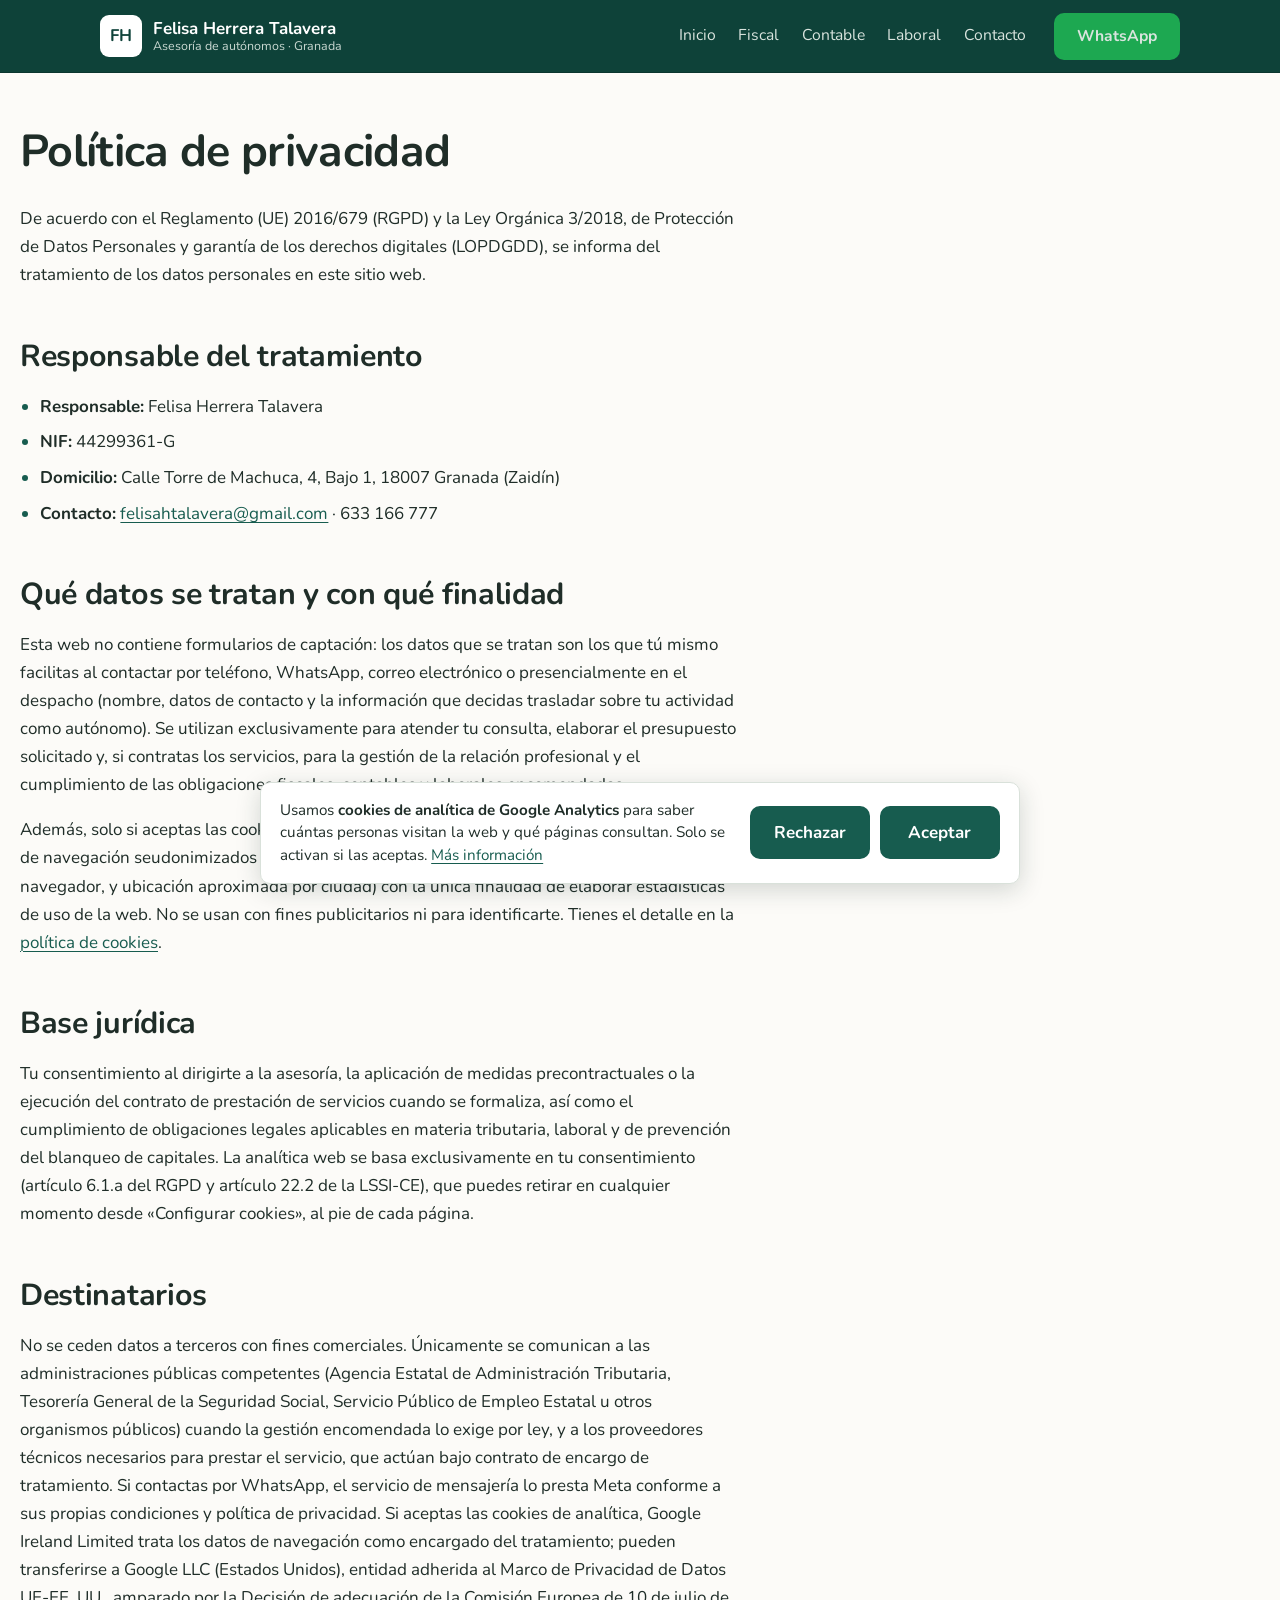
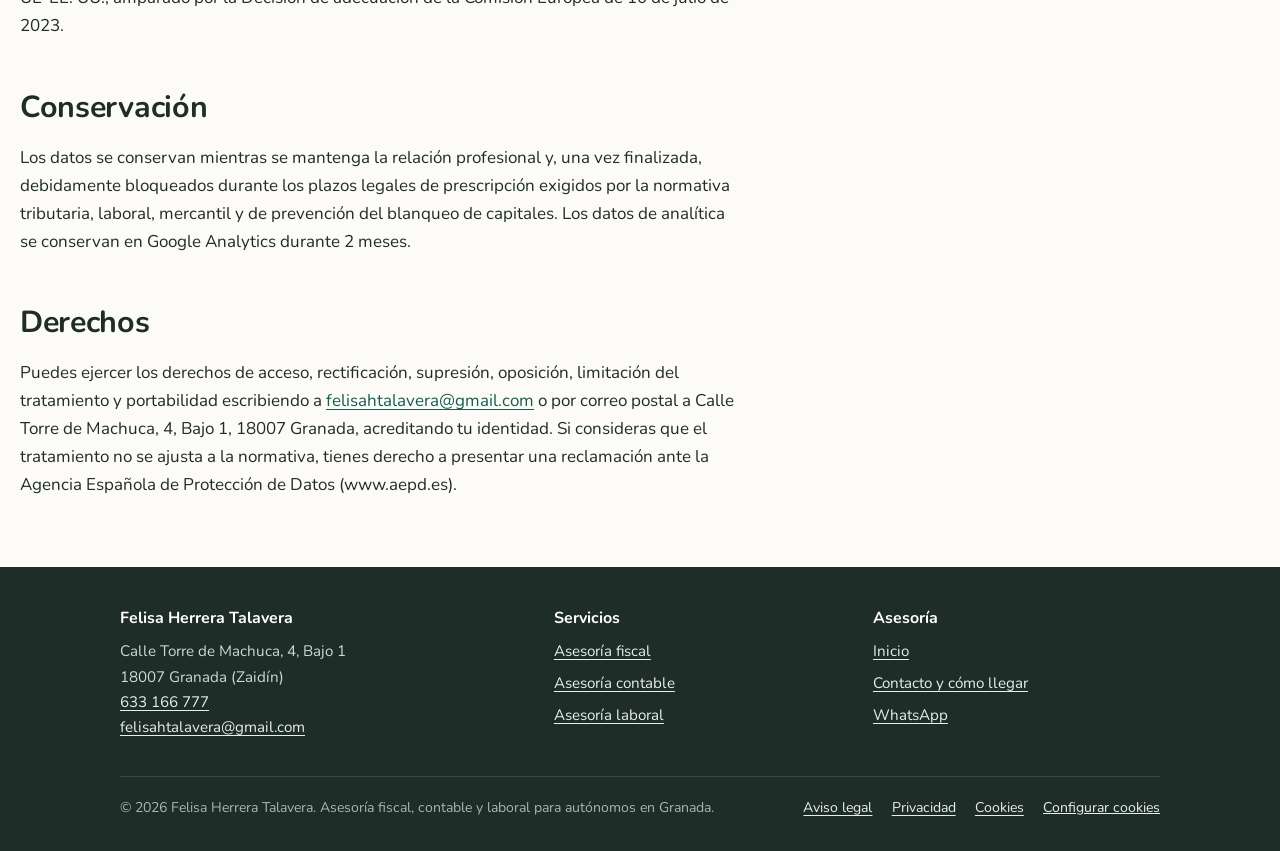
<file: politica-privacidad.html>
<!DOCTYPE html>
<html lang="es">
<head>
<meta charset="utf-8">
<meta name="viewport" content="width=device-width, initial-scale=1">
<!-- Google tag (gtag.js) · GA4 G-LKCRJRYJZS · Consent Mode v2 (modo básico):
     Google Analytics solo se carga si el visitante acepta las cookies de analítica
     (art. 22.2 LSSI). Sin consentimiento no se descarga nada de Google. -->
<script>
  window.dataLayer = window.dataLayer || [];
  function gtag(){dataLayer.push(arguments);}
  gtag('consent', 'default', {
    'ad_storage': 'denied',
    'ad_user_data': 'denied',
    'ad_personalization': 'denied',
    'analytics_storage': 'denied'
  });
  window.cargarGA = function () {
    if (window.gaCargado) return;
    window.gaCargado = true;
    gtag('consent', 'update', {'analytics_storage': 'granted'});
    var s = document.createElement('script');
    s.async = true;
    s.src = 'https://www.googletagmanager.com/gtag/js?id=G-LKCRJRYJZS';
    document.head.appendChild(s);
    gtag('js', new Date());
    gtag('config', 'G-LKCRJRYJZS');
  };
  try {
    var c = (localStorage.getItem('cookies_analitica') || '').split('|');
    if (c[0] === 'si' && Date.now() - Number(c[1]) < 63072000000) window.cargarGA();
  } catch (e) {}
</script>
<title>Política de privacidad | Felisa Herrera Talavera · Asesoría en Granada</title>
<meta name="description" content="Información sobre el tratamiento de datos personales en www.gestoresgranada.com conforme al RGPD y la LOPDGDD.">
<meta name="author" content="Felisa Herrera Talavera">
<link rel="canonical" href="https://www.gestoresgranada.com/politica-privacidad.html">
<link rel="preload" as="font" type="font/woff2" href="/assets/fonts/Nunito/nunito-v26-latin-regular.woff2" crossorigin>
<link rel="preload" as="font" type="font/woff2" href="/assets/fonts/Nunito/nunito-v26-latin-700.woff2" crossorigin>
<link rel="icon" href="/assets/img/favicon.ico" sizes="any">
<link rel="icon" type="image/svg+xml" href="/assets/img/favicon.svg">
<link rel="icon" type="image/png" sizes="96x96" href="/assets/img/favicon-96x96.png">
<link rel="apple-touch-icon" sizes="180x180" href="/assets/img/apple-touch-icon.png">
<link rel="stylesheet" href="/assets/css/style.css?v=1.1">
<meta name="robots" content="noindex, follow">
<meta name="theme-color" content="#0e4239">
<meta property="og:title" content="Política de privacidad | Felisa Herrera Talavera · Asesoría en Granada">
<meta property="og:description" content="Información sobre el tratamiento de datos personales en www.gestoresgranada.com conforme al RGPD y la LOPDGDD.">
<meta property="og:type" content="website">
<meta name="twitter:card" content="summary_large_image">
<meta property="og:url" content="https://www.gestoresgranada.com/politica-privacidad.html">
<meta property="og:site_name" content="Felisa Herrera Talavera · Asesoría de Autónomos en Granada">
<meta property="og:locale" content="es_ES">
<meta property="og:image" content="https://www.gestoresgranada.com/assets/img/og-felisa-herrera-asesoria-granada.webp">
<meta property="og:image:width" content="1200">
<meta property="og:image:height" content="630">
<meta property="og:image:type" content="image/webp">
<meta property="og:image:alt" content="Felisa Herrera Talavera, asesoría y gestoría de autónomos en Granada">
<script type="application/ld+json">
{
  "@context": "https://schema.org",
  "@graph": [
    {
      "@type": "AccountingService",
      "@id": "https://www.gestoresgranada.com/#asesoria",
      "name": "Felisa Herrera Talavera",
      "alternateName": [
        "Asesoría Felisa Herrera Talavera",
        "Gestores Granada"
      ],
      "slogan": "Asesoría y gestoría fiscal, contable y laboral solo para autónomos, en el Zaidín (Granada)",
      "description": "Gestoría y asesoría fiscal, contable y laboral para autónomos en Granada (barrio del Zaidín), en ejercicio desde 2006: IVA e IRPF trimestral (modelos 303, 130 y 131), retenciones (111 y 115), declaración de la Renta, libros registro, alta de autónomo y RETA, Cuota Cero y Tarifa Plana, y nóminas y seguros sociales de sus trabajadores. Atención presencial en el Zaidín y online en toda la provincia, con cuota mensual cerrada.",
      "url": "https://www.gestoresgranada.com/",
      "image": [
        "https://www.gestoresgranada.com/assets/img/og-felisa-herrera-asesoria-granada.webp",
        "https://www.gestoresgranada.com/assets/img/asesoria-empresas-granada-zaidin.webp",
        "https://www.gestoresgranada.com/assets/img/retrato-felisa-herrera-asesoria-granada.webp"
      ],
      "telephone": "+34 633 166 777",
      "email": "felisahtalavera@gmail.com",
      "legalName": "Felisa Herrera Talavera",
      "logo": {
        "@type": "ImageObject",
        "url": "https://www.gestoresgranada.com/assets/img/logo-felisa-herrera-asesoria-autonomos-granada.png",
        "contentUrl": "https://www.gestoresgranada.com/assets/img/logo-felisa-herrera-asesoria-autonomos-granada.png",
        "width": 512,
        "height": 512
      },
      "potentialAction": {
        "@type": "ReserveAction",
        "name": "Pedir cita en la asesoría",
        "target": {
          "@type": "EntryPoint",
          "urlTemplate": "https://www.gestoresgranada.com/contacto.html",
          "actionPlatform": [
            "https://schema.org/DesktopWebPlatform",
            "https://schema.org/MobileWebPlatform"
          ]
        },
        "result": {
          "@type": "Reservation",
          "name": "Cita con Felisa Herrera Talavera — Zaidín, Granada"
        }
      },
      "priceRange": "€€",
      "currenciesAccepted": "EUR",
      "foundingDate": "2006",
      "address": {
        "@type": "PostalAddress",
        "streetAddress": "Calle Torre de Machuca, 4, Bajo 1",
        "addressLocality": "Granada",
        "addressRegion": "Andalucía",
        "postalCode": "18007",
        "addressCountry": "ES"
      },
      "geo": {
        "@type": "GeoCoordinates",
        "latitude": 37.15545880182846,
        "longitude": -3.59479047738148
      },
      "containedInPlace": {
        "@type": "Place",
        "name": "Zaidín, Granada"
      },
      "hasMap": "https://www.google.com/maps?q=Calle+Torre+de+Machuca,+4,+Bajo+1,+18007+Granada",
      "openingHoursSpecification": [
        {
          "@type": "OpeningHoursSpecification",
          "dayOfWeek": [
            "Monday",
            "Tuesday",
            "Wednesday",
            "Thursday",
            "Friday"
          ],
          "opens": "09:00",
          "closes": "15:00"
        }
      ],
      "contactPoint": {
        "@type": "ContactPoint",
        "contactType": "customer service",
        "telephone": "+34 633 166 777",
        "email": "felisahtalavera@gmail.com",
        "availableLanguage": "es",
        "areaServed": "ES",
        "hoursAvailable": [
          {
            "@type": "OpeningHoursSpecification",
            "dayOfWeek": [
              "Monday",
              "Tuesday",
              "Wednesday",
              "Thursday",
              "Friday"
            ],
            "opens": "09:00",
            "closes": "15:00"
          }
        ]
      },
      "areaServed": [
        {
          "@type": "Place",
          "name": "Zaidín-Vergeles, Granada"
        },
        {
          "@type": "Place",
          "name": "Parque Tecnológico de la Salud (PTS), Granada"
        },
        {
          "@type": "City",
          "name": "Granada",
          "sameAs": "https://www.wikidata.org/wiki/Q8810"
        },
        {
          "@type": "City",
          "name": "Armilla"
        },
        {
          "@type": "City",
          "name": "La Zubia"
        },
        {
          "@type": "City",
          "name": "Ogíjares"
        },
        {
          "@type": "City",
          "name": "Churriana de la Vega"
        },
        {
          "@type": "City",
          "name": "Huétor Vega"
        },
        {
          "@type": "AdministrativeArea",
          "name": "Provincia de Granada"
        }
      ],
      "knowsLanguage": "es",
      "knowsAbout": [
        "Asesoría y gestoría fiscal de autónomos",
        "IVA trimestral (modelo 303) y resumen anual (modelo 390)",
        "Pagos fraccionados de IRPF en estimación directa (modelo 130) y módulos (modelo 131)",
        "Retenciones de trabajadores, profesionales y alquileres (modelos 111, 115, 190 y 180)",
        "Facturación electrónica y sistema Verifactu para autónomos",
        "Declaración de la Renta con actividad económica (modelo 100)",
        "Libros registro obligatorios de IRPF e IVA (ventas, gastos y bienes de inversión)",
        "RETA, Tarifa Plana y Cuota Cero de la Junta de Andalucía",
        "Cotización de autónomos por ingresos reales",
        "Nóminas, contratos y seguros sociales (Sistema RED / Siltra) de trabajadores contratados por autónomos",
        "Declaración de la Renta de autónomos",
        "Alta de autónomos en Hacienda y en la Seguridad Social",
        "Ayudas y subvenciones para autónomos en Andalucía"
      ],
      "hasOfferCatalog": {
        "@type": "OfferCatalog",
        "name": "Servicios de gestoría y asesoría para autónomos en el Zaidín, Granada",
        "itemListElement": [
          {
            "@type": "Offer",
            "itemOffered": {
              "@type": "Service",
              "@id": "https://www.gestoresgranada.com/asesoria-fiscal-granada.html#servicio",
              "name": "Asesoría y gestoría fiscal para autónomos en Granada",
              "url": "https://www.gestoresgranada.com/asesoria-fiscal-granada.html"
            }
          },
          {
            "@type": "Offer",
            "itemOffered": {
              "@type": "Service",
              "@id": "https://www.gestoresgranada.com/asesoria-contable-granada.html#servicio",
              "name": "Asesoría contable para autónomos en Granada",
              "url": "https://www.gestoresgranada.com/asesoria-contable-granada.html"
            }
          },
          {
            "@type": "Offer",
            "itemOffered": {
              "@type": "Service",
              "@id": "https://www.gestoresgranada.com/asesoria-laboral-granada.html#servicio",
              "name": "Asesoría laboral para autónomos y sus trabajadores en Granada",
              "url": "https://www.gestoresgranada.com/asesoria-laboral-granada.html"
            }
          },
          {
            "@type": "Offer",
            "itemOffered": {
              "@type": "Service",
              "name": "Declaración de la Renta de autónomos en Granada",
              "url": "https://www.gestoresgranada.com/asesoria-fiscal-granada.html"
            }
          },
          {
            "@type": "Offer",
            "itemOffered": {
              "@type": "Service",
              "name": "Alta de autónomo en Hacienda y en la Seguridad Social",
              "url": "https://www.gestoresgranada.com/"
            }
          },
          {
            "@type": "Offer",
            "itemOffered": {
              "@type": "Service",
              "name": "Tramitación de ayudas para autónomos: Cuota Cero y Tarifa Plana",
              "url": "https://www.gestoresgranada.com/asesoria-laboral-granada.html"
            }
          },
          {
            "@type": "Offer",
            "itemOffered": {
              "@type": "Service",
              "name": "Gestoría online para autónomos de la provincia de Granada",
              "url": "https://www.gestoresgranada.com/contacto.html"
            }
          }
        ]
      },
      "founder": {
        "@id": "https://www.gestoresgranada.com/#felisa"
      },
      "employee": {
        "@id": "https://www.gestoresgranada.com/#felisa"
      }
    },
    {
      "@type": "Person",
      "@id": "https://www.gestoresgranada.com/#felisa",
      "name": "Felisa Herrera Talavera",
      "givenName": "Felisa",
      "familyName": "Herrera Talavera",
      "url": "https://www.gestoresgranada.com/",
      "jobTitle": "Asesora fiscal, contable y laboral de autónomos",
      "description": "Licenciada en Relaciones Laborales por la Universidad de Granada y asesora en ejercicio desde 2006 en el barrio del Zaidín (Granada), dedicada en exclusiva a trabajadores autónomos y sus empleados.",
      "image": {
        "@type": "ImageObject",
        "url": "https://www.gestoresgranada.com/assets/img/retrato-felisa-herrera-asesoria-granada.webp",
        "contentUrl": "https://www.gestoresgranada.com/assets/img/retrato-felisa-herrera-asesoria-granada.webp",
        "width": 800,
        "height": 1000,
        "caption": "Felisa Herrera Talavera"
      },
      "alumniOf": {
        "@type": "CollegeOrUniversity",
        "name": "Universidad de Granada",
        "url": "https://www.ugr.es/"
      },
      "hasCredential": [
        {
          "@type": "EducationalOccupationalCredential",
          "name": "Licenciatura en Relaciones Laborales (2007)",
          "credentialCategory": "degree",
          "recognizedBy": {
            "@type": "CollegeOrUniversity",
            "name": "Universidad de Granada",
            "url": "https://www.ugr.es/"
          }
        },
        {
          "@type": "EducationalOccupationalCredential",
          "name": "Máster Fiscal para Profesionales (2015)",
          "credentialCategory": "certificate",
          "recognizedBy": {
            "@type": "Organization",
            "name": "Centro de Estudios Jurídicos de Granada"
          }
        },
        {
          "@type": "EducationalOccupationalCredential",
          "name": "Máster en Recursos Humanos (2010)",
          "credentialCategory": "certificate",
          "recognizedBy": {
            "@type": "Organization",
            "name": "Escuela de Negocios de Andalucía"
          }
        },
        {
          "@type": "EducationalOccupationalCredential",
          "name": "Experto Fiscal (2009)",
          "credentialCategory": "certificate",
          "recognizedBy": {
            "@type": "Organization",
            "name": "Academia LANT"
          }
        }
      ],
      "knowsAbout": [
        "Fiscalidad de autónomos",
        "Libros registro de IRPF e IVA",
        "Relaciones laborales y Seguridad Social (RETA)"
      ],
      "knowsLanguage": "es",
      "telephone": "+34 633 166 777",
      "email": "felisahtalavera@gmail.com",
      "worksFor": {
        "@id": "https://www.gestoresgranada.com/#asesoria"
      },
      "workLocation": {
        "@id": "https://www.gestoresgranada.com/#asesoria"
      },
      "areaServed": [
        {
          "@type": "City",
          "name": "Granada",
          "sameAs": "https://www.wikidata.org/wiki/Q8810"
        },
        {
          "@type": "AdministrativeArea",
          "name": "Provincia de Granada"
        }
      ]
    },
    {
      "@type": "WebSite",
      "@id": "https://www.gestoresgranada.com/#web",
      "url": "https://www.gestoresgranada.com/",
      "name": "Felisa Herrera Talavera",
      "alternateName": [
        "Gestores Granada",
        "gestoresgranada.com"
      ],
      "inLanguage": "es",
      "publisher": {
        "@id": "https://www.gestoresgranada.com/#asesoria"
      }
    },
    {
      "@type": "WebPage",
      "@id": "https://www.gestoresgranada.com/politica-privacidad.html#webpage",
      "url": "https://www.gestoresgranada.com/politica-privacidad.html",
      "name": "Política de privacidad | Felisa Herrera Talavera · Asesoría en Granada",
      "description": "Información sobre el tratamiento de datos personales en www.gestoresgranada.com conforme al RGPD y la LOPDGDD.",
      "inLanguage": "es",
      "isPartOf": {
        "@id": "https://www.gestoresgranada.com/#web"
      },
      "about": {
        "@id": "https://www.gestoresgranada.com/#asesoria"
      },
      "datePublished": "2026-09-28",
      "dateModified": "2026-11-01",
      "lastReviewed": "2026-11-01",
      "author": {
        "@id": "https://www.gestoresgranada.com/#felisa"
      },
      "reviewedBy": {
        "@id": "https://www.gestoresgranada.com/#felisa"
      },
      "breadcrumb": {
        "@id": "https://www.gestoresgranada.com/politica-privacidad.html#breadcrumb"
      }
    },
    {
      "@type": "BreadcrumbList",
      "@id": "https://www.gestoresgranada.com/politica-privacidad.html#breadcrumb",
      "itemListElement": [
        {
          "@type": "ListItem",
          "position": 1,
          "name": "Inicio",
          "item": "https://www.gestoresgranada.com/"
        },
        {
          "@type": "ListItem",
          "position": 2,
          "name": "Política de privacidad",
          "item": "https://www.gestoresgranada.com/politica-privacidad.html"
        }
      ]
    }
  ]
}
</script>
</head>
<body>
<a class="salto" href="#contenido">Saltar al contenido</a>
<header class="cabecera">
  <div class="contenedor cabecera__fila">
    <a class="marca" href="/" aria-label="Felisa Herrera Talavera, inicio">
      <span class="marca__sello" aria-hidden="true">FH</span>
      <span class="marca__nombre">Felisa Herrera Talavera<small>Asesoría de autónomos · Granada</small></span>
    </a>
    <nav class="nav" aria-label="Principal">
      <a href="/">Inicio</a>
      <a href="/asesoria-fiscal-granada.html">Fiscal</a>
      <a href="/asesoria-contable-granada.html">Contable</a>
      <a href="/asesoria-laboral-granada.html">Laboral</a>
      <a href="/contacto.html">Contacto</a>
      <a class="boton boton--wa" href="https://wa.me/34633166777?text=Hola%20Felisa%2C%20busco%20asesor%C3%ADa%20para%20mi%20negocio%20en%20Granada%20y%20querr%C3%ADa%20informaci%C3%B3n." rel="noopener">WhatsApp</a>
    </nav>
    <button class="hamburguesa" id="hamburgerBtn" aria-expanded="false" aria-controls="mobileMenu" aria-label="Abrir menú">
      <span></span><span></span><span></span>
    </button>
  </div>
  <nav class="menu-movil" id="mobileMenu" hidden aria-label="Menú móvil">
    <button class="menu-movil__cerrar" id="closeMenuBtn" aria-label="Cerrar menú">×</button>
    <a href="/">Inicio</a>
    <a href="/asesoria-fiscal-granada.html">Asesoría fiscal</a>
    <a href="/asesoria-contable-granada.html">Asesoría contable</a>
    <a href="/asesoria-laboral-granada.html">Asesoría laboral</a>
    <a href="/contacto.html">Contacto</a>
    <a class="boton boton--wa" href="https://wa.me/34633166777?text=Hola%20Felisa%2C%20busco%20asesor%C3%ADa%20para%20mi%20negocio%20en%20Granada%20y%20querr%C3%ADa%20informaci%C3%B3n." rel="noopener">Escribir por WhatsApp</a>
  </nav>
</header>
<main id="contenido">
<section class="seccion legal">
  <div class="contenedor">
    <h1>Política de privacidad</h1>
    <p>De acuerdo con el Reglamento (UE) 2016/679 (RGPD) y la Ley Orgánica 3/2018, de Protección de Datos Personales y garantía de los derechos digitales (LOPDGDD), se informa del tratamiento de los datos personales en este sitio web.</p>
    <h2>Responsable del tratamiento</h2>
    <ul>
      <li><strong>Responsable:</strong> Felisa Herrera Talavera</li>
      <li><strong>NIF:</strong> 44299361-G</li>
      <li><strong>Domicilio:</strong> Calle Torre de Machuca, 4, Bajo 1, 18007 Granada (Zaidín)</li>
      <li><strong>Contacto:</strong> <a href="mailto:felisahtalavera@gmail.com">felisahtalavera@gmail.com</a> · 633 166 777</li>
    </ul>
    <h2>Qué datos se tratan y con qué finalidad</h2>
    <p>Esta web no contiene formularios de captación: los datos que se tratan son los que tú mismo facilitas al contactar por teléfono, WhatsApp, correo electrónico o presencialmente en el despacho (nombre, datos de contacto y la información que decidas trasladar sobre tu actividad como autónomo). Se utilizan exclusivamente para atender tu consulta, elaborar el presupuesto solicitado y, si contratas los servicios, para la gestión de la relación profesional y el cumplimiento de las obligaciones fiscales, contables y laborales encomendadas.</p>
    <p>Además, solo si aceptas las cookies de analítica, se recogen mediante Google Analytics datos de navegación seudonimizados (páginas visitadas, duración de la visita, tipo de dispositivo y navegador, y ubicación aproximada por ciudad) con la única finalidad de elaborar estadísticas de uso de la web. No se usan con fines publicitarios ni para identificarte. Tienes el detalle en la <a href="/politica-cookies.html">política de cookies</a>.</p>
    <h2>Base jurídica</h2>
    <p>Tu consentimiento al dirigirte a la asesoría, la aplicación de medidas precontractuales o la ejecución del contrato de prestación de servicios cuando se formaliza, así como el cumplimiento de obligaciones legales aplicables en materia tributaria, laboral y de prevención del blanqueo de capitales. La analítica web se basa exclusivamente en tu consentimiento (artículo 6.1.a del RGPD y artículo 22.2 de la LSSI-CE), que puedes retirar en cualquier momento desde «Configurar cookies», al pie de cada página.</p>
    <h2>Destinatarios</h2>
    <p>No se ceden datos a terceros con fines comerciales. Únicamente se comunican a las administraciones públicas competentes (Agencia Estatal de Administración Tributaria, Tesorería General de la Seguridad Social, Servicio Público de Empleo Estatal u otros organismos públicos) cuando la gestión encomendada lo exige por ley, y a los proveedores técnicos necesarios para prestar el servicio, que actúan bajo contrato de encargo de tratamiento. Si contactas por WhatsApp, el servicio de mensajería lo presta Meta conforme a sus propias condiciones y política de privacidad. Si aceptas las cookies de analítica, Google Ireland Limited trata los datos de navegación como encargado del tratamiento; pueden transferirse a Google LLC (Estados Unidos), entidad adherida al Marco de Privacidad de Datos UE-EE. UU., amparado por la Decisión de adecuación de la Comisión Europea de 10 de julio de 2023.</p>
    <h2>Conservación</h2>
    <p>Los datos se conservan mientras se mantenga la relación profesional y, una vez finalizada, debidamente bloqueados durante los plazos legales de prescripción exigidos por la normativa tributaria, laboral, mercantil y de prevención del blanqueo de capitales. Los datos de analítica se conservan en Google Analytics durante 2 meses.</p>
    <h2>Derechos</h2>
    <p>Puedes ejercer los derechos de acceso, rectificación, supresión, oposición, limitación del tratamiento y portabilidad escribiendo a <a href="mailto:felisahtalavera@gmail.com">felisahtalavera@gmail.com</a> o por correo postal a Calle Torre de Machuca, 4, Bajo 1, 18007 Granada, acreditando tu identidad. Si consideras que el tratamiento no se ajusta a la normativa, tienes derecho a presentar una reclamación ante la Agencia Española de Protección de Datos (www.aepd.es).</p>
  </div>
</section>
</main>
<footer class="pie">
  <div class="contenedor">
    <div class="pie__rejilla">
      <div>
        <h3>Felisa Herrera Talavera</h3>
        <address>
          Calle Torre de Machuca, 4, Bajo 1<br>18007 Granada (Zaidín)<br>
          <a href="tel:+34633166777">633 166 777</a><br>
          <a href="mailto:felisahtalavera@gmail.com">felisahtalavera@gmail.com</a>
        </address>
      </div>
      <div>
        <h3>Servicios</h3>
        <ul>
          <li><a href="/asesoria-fiscal-granada.html">Asesoría fiscal</a></li>
          <li><a href="/asesoria-contable-granada.html">Asesoría contable</a></li>
          <li><a href="/asesoria-laboral-granada.html">Asesoría laboral</a></li>
        </ul>
      </div>
      <div>
        <h3>Asesoría</h3>
        <ul>
          <li><a href="/">Inicio</a></li>
          <li><a href="/contacto.html">Contacto y cómo llegar</a></li>
          <li><a href="https://wa.me/34633166777?text=Hola%20Felisa%2C%20busco%20asesor%C3%ADa%20para%20mi%20negocio%20en%20Granada%20y%20querr%C3%ADa%20informaci%C3%B3n." rel="noopener">WhatsApp</a></li>
        </ul>
      </div>
    </div>
    <div class="pie__legal">
      <span>© 2026 Felisa Herrera Talavera. Asesoría fiscal, contable y laboral para autónomos en Granada.</span>
      <ul>
        <li><a href="/aviso-legal.html">Aviso legal</a></li>
        <li><a href="/politica-privacidad.html">Privacidad</a></li>
        <li><a href="/politica-cookies.html">Cookies</a></li>
        <li><button type="button" class="pie__cookies" data-cookies-config>Configurar cookies</button></li>
      </ul>
    </div>
  </div>
</footer>
<script defer src="/assets/js/main.js?v=1.1"></script>
</body>
</html>
</file>
<file: assets/css/style.css>
/* ============================================================
   gestoresgranada.com — Felisa Herrera Talavera
   Asesoría de autónomos en Granada
   Identidad: verde abeto + ámbar, tipografía Nunito (local).
   Sin dependencias externas. Analítica solo con consentimiento.
   ============================================================ */

/* ---------- Fuentes locales (OFL) ---------- */
@font-face {
  font-family: "Nunito";
  font-style: normal;
  font-weight: 400;
  font-display: swap;
  src: url("/assets/fonts/Nunito/nunito-v26-latin-regular.woff2") format("woff2");
}
@font-face {
  font-family: "Nunito";
  font-style: normal;
  font-weight: 700;
  font-display: swap;
  src: url("/assets/fonts/Nunito/nunito-v26-latin-700.woff2") format("woff2");
}

/* ---------- Tokens ---------- */
:root {
  --verde: #175c4f;
  --verde-osc: #0e4239;
  --verde-suave: #eaf1ec;
  --tinta: #1f2d28;
  --gris: #56655f;
  --papel: #fcfbf8;
  --blanco: #ffffff;
  --linea: #d9e1da;
  --ambar: #96690f;
  --wa: #1da851;
  --radio: 10px;
  --sombra: 0 1px 3px rgba(20, 45, 38, 0.10);
  --ancho: 1080px;
}

/* ---------- Base ---------- */
*, *::before, *::after { box-sizing: border-box; }
html { scroll-behavior: smooth; scroll-padding-top: 5rem; }
@media (prefers-reduced-motion: reduce) {
  html { scroll-behavior: auto; }
  *, *::before, *::after { animation: none !important; transition: none !important; }
}
body {
  margin: 0;
  font-family: "Nunito", "Segoe UI", system-ui, -apple-system, sans-serif;
  font-size: 1.0625rem;
  line-height: 1.65;
  color: var(--tinta);
  background: var(--papel);
  -webkit-font-smoothing: antialiased;
}
img { max-width: 100%; height: auto; display: block; }
a { color: var(--verde); text-decoration-thickness: 1px; text-underline-offset: 3px; }
a:hover { color: var(--verde-osc); }
:focus-visible { outline: 3px solid var(--verde); outline-offset: 2px; border-radius: 2px; }

h1, h2, h3 { font-weight: 700; line-height: 1.2; color: var(--tinta); margin: 0 0 0.6em; }
h1 { font-size: clamp(1.9rem, 4.5vw, 2.8rem); letter-spacing: -0.015em; }
h2 { font-size: clamp(1.45rem, 3vw, 1.9rem); letter-spacing: -0.01em; }
h3 { font-size: 1.15rem; }
p { margin: 0 0 1em; }
ul { margin: 0 0 1.25em; padding-left: 1.2em; }
li { margin-bottom: 0.45em; }
li::marker { color: var(--verde); }
strong { font-weight: 700; }

.contenedor { max-width: var(--ancho); margin: 0 auto; padding: 0 1.25rem; }
.texto { max-width: 70ch; }

/* ---------- Accesibilidad: saltar al contenido ---------- */
.salto {
  position: absolute; left: -9999px; top: 0; z-index: 100;
  background: var(--verde); color: var(--blanco);
  padding: 0.6rem 1rem; border-radius: 0 0 var(--radio) 0; text-decoration: none;
}
.salto:focus { left: 0; color: var(--blanco); }

/* ---------- Cabecera ---------- */
.cabecera {
  position: sticky; top: 0; z-index: 50;
  background: var(--blanco);
  border-bottom: 1px solid var(--linea);
}
.cabecera__fila {
  display: flex; align-items: center; justify-content: space-between;
  gap: 1rem; padding: 0.8rem 0;
}
.marca { display: flex; align-items: center; gap: 0.7rem; text-decoration: none; }
.marca__sello {
  width: 42px; height: 42px; flex: none;
  display: grid; place-items: center;
  background: var(--verde); color: var(--blanco);
  border-radius: 9px; font-weight: 700; font-size: 1.05rem; letter-spacing: 0.02em;
}
.marca__nombre { font-weight: 700; color: var(--tinta); line-height: 1.15; }
.marca__nombre small { display: block; font-weight: 400; color: var(--gris); font-size: 0.78rem; }

.nav { display: flex; align-items: center; gap: 1.4rem; }
.nav a { text-decoration: none; color: var(--tinta); font-size: 0.98rem; }
.nav a:hover { color: var(--verde); }
.nav a[aria-current="page"] { color: var(--verde); font-weight: 700; }
.nav .boton { margin-left: 0.4rem; }

.hamburguesa {
  display: none; background: none; border: 1px solid var(--linea);
  border-radius: 8px; padding: 0.5rem 0.65rem; cursor: pointer; color: var(--tinta);
}
.hamburguesa span { display: block; width: 20px; height: 2px; background: currentColor; margin: 4px 0; }

.menu-movil {
  position: fixed; inset: 0; z-index: 60;
  background: var(--blanco); padding: 1.25rem;
  display: flex; flex-direction: column; gap: 0.4rem;
}
.menu-movil[hidden] { display: none; }
.menu-movil a { padding: 0.75rem 0.5rem; font-size: 1.15rem; text-decoration: none; color: var(--tinta); border-bottom: 1px solid var(--linea); }
.menu-movil__cerrar { align-self: flex-end; background: none; border: none; font-size: 1.6rem; cursor: pointer; color: var(--tinta); padding: 0.25rem 0.5rem; }

@media (max-width: 920px) {
  .nav { display: none; }
  .hamburguesa { display: block; }
}

/* ---------- Botones ---------- */
.boton {
  display: inline-flex; align-items: center; justify-content: center; gap: 0.5rem;
  padding: 0.75rem 1.3rem; border-radius: var(--radio);
  font-weight: 700; font-size: 1rem; text-decoration: none;
  border: 2px solid transparent; cursor: pointer; line-height: 1.2;
}
.boton--verde { background: var(--verde); color: var(--blanco); }
.boton--verde:hover { background: var(--verde-osc); color: var(--blanco); }
.boton--wa { background: var(--wa); color: var(--blanco); }
.boton--wa:hover { background: #178a42; color: var(--blanco); }
.boton--borde { background: var(--blanco); color: var(--verde); border-color: var(--verde); }
.boton--borde:hover { background: var(--verde-suave); }
.botonera { display: flex; flex-wrap: wrap; gap: 0.75rem; margin: 1.4rem 0 0.5rem; }

/* ---------- Hero ---------- */
.hero { padding: 3.2rem 0 2.6rem; background: var(--blanco); border-bottom: 1px solid var(--linea); }
.hero__nota { color: var(--gris); margin-top: 0.9rem; font-size: 0.95rem; }
.hero h1 { max-width: 21ch; }
.hero__intro { font-size: 1.15rem; max-width: 58ch; color: var(--tinta); }

/* Fichas de modelos: el elemento identitario de la portada */
.fichas { display: flex; flex-wrap: wrap; gap: 0.9rem; margin-top: 2.2rem; }
.ficha {
  background: var(--papel); border: 1px solid var(--linea); border-top: 4px solid var(--ambar);
  border-radius: 6px 6px var(--radio) var(--radio);
  padding: 0.8rem 1.1rem 0.7rem; min-width: 128px; box-shadow: var(--sombra);
}
.ficha b { display: block; font-size: 1.7rem; color: var(--verde-osc); letter-spacing: 0.01em; }
.ficha span { display: block; font-size: 0.82rem; color: var(--gris); line-height: 1.3; margin-top: 0.15rem; }

/* ---------- Secciones ---------- */
.seccion { padding: 3.2rem 0; }
.seccion--panel { background: var(--verde-suave); border-block: 1px solid var(--linea); }
.seccion__cabeza { max-width: 62ch; margin-bottom: 1.8rem; }
.seccion__cabeza p { color: var(--gris); }

/* Tarjetas de servicio */
.servicios { display: grid; grid-template-columns: repeat(3, 1fr); gap: 1.1rem; }
@media (max-width: 860px) { .servicios { grid-template-columns: 1fr; } }
.servicio {
  background: var(--blanco); border: 1px solid var(--linea); border-radius: var(--radio);
  padding: 1.4rem 1.4rem 1.2rem; box-shadow: var(--sombra);
  display: flex; flex-direction: column;
}
.servicio h3 { color: var(--verde-osc); }
.servicio ul { font-size: 0.97rem; margin-bottom: 1rem; }
.servicio .enlace { margin-top: auto; font-weight: 700; }

/* Proceso (sí es una secuencia real) */
.proceso { counter-reset: paso; display: grid; grid-template-columns: repeat(3, 1fr); gap: 1.1rem; padding: 0; margin: 0; list-style: none; }
@media (max-width: 860px) { .proceso { grid-template-columns: 1fr; } }
.proceso li { counter-increment: paso; background: var(--blanco); border: 1px solid var(--linea); border-radius: var(--radio); padding: 1.2rem 1.3rem; margin: 0; }
.proceso li::before {
  content: counter(paso);
  display: inline-grid; place-items: center;
  width: 30px; height: 30px; margin-bottom: 0.6rem;
  background: var(--verde); color: var(--blanco);
  border-radius: 50%; font-weight: 700;
}
.proceso h3 { margin-bottom: 0.35rem; }
.proceso p { margin: 0; font-size: 0.97rem; color: var(--gris); }

/* Listas de trámites en landings */
.tramites { display: grid; grid-template-columns: 1fr 1fr; gap: 0 2.5rem; }
@media (max-width: 720px) { .tramites { grid-template-columns: 1fr; } }

/* FAQ */
.faq details { border: 1px solid var(--linea); border-radius: var(--radio); background: var(--blanco); margin-bottom: 0.7rem; }
.faq summary { cursor: pointer; font-weight: 700; padding: 0.9rem 1.1rem; list-style-position: inside; }
.faq summary:hover { color: var(--verde); }
.faq details[open] summary { border-bottom: 1px solid var(--linea); }
.faq .faq__cuerpo { padding: 0.9rem 1.1rem; }
.faq .faq__cuerpo p:last-child { margin-bottom: 0; }

/* Aviso de especialización */
.solo-autonomos {
  border-left: 4px solid var(--ambar); background: var(--blanco);
  padding: 1rem 1.2rem; border-radius: 0 var(--radio) var(--radio) 0;
  max-width: 70ch;
}
.solo-autonomos p:last-child { margin-bottom: 0; }

/* ---------- Contacto ---------- */
.contacto-rejilla { display: grid; grid-template-columns: 1fr 1fr; gap: 2rem; align-items: start; }
@media (max-width: 860px) { .contacto-rejilla { grid-template-columns: 1fr; } }
.dato { margin-bottom: 1.1rem; }
.dato b { display: block; color: var(--verde-osc); }
.dato a { font-size: 1.05rem; }

.mapa-caja {
  position: relative; border: 1px solid var(--linea); border-radius: var(--radio);
  overflow: hidden; background: var(--verde-suave); min-height: 340px;
  display: grid; place-items: center; text-align: center; padding: 1.5rem;
}
.mapa-caja iframe { position: absolute; inset: 0; width: 100%; height: 100%; border: 0; }
.mapa-caja p { color: var(--gris); font-size: 0.92rem; max-width: 40ch; }

/* ---------- CTA final ---------- */
.cta-final { background: var(--verde-osc); color: var(--blanco); }
.cta-final h2, .cta-final p { color: var(--blanco); }
.cta-final p { opacity: 0.9; }

/* ---------- Pie ---------- */
.pie { background: var(--tinta); color: #cfd8d3; padding: 2.6rem 0 1.6rem; font-size: 0.95rem; }
.pie a { color: #e8eeea; }
.pie a:hover { color: var(--blanco); }
.pie__rejilla { display: grid; grid-template-columns: 1.4fr 1fr 1fr; gap: 2rem; margin-bottom: 1.8rem; }
@media (max-width: 860px) { .pie__rejilla { grid-template-columns: 1fr; } }
.pie h3 { color: var(--blanco); font-size: 1rem; margin-bottom: 0.7rem; }
.pie ul { list-style: none; padding: 0; }
.pie address { font-style: normal; }
.pie__legal { border-top: 1px solid #3a4742; padding-top: 1.2rem; display: flex; flex-wrap: wrap; gap: 0.4rem 1.4rem; justify-content: space-between; color: #a9b6b0; font-size: 0.88rem; }
.pie__legal ul { display: flex; flex-wrap: wrap; gap: 1.2rem; margin: 0; }

/* ---------- Páginas legales ---------- */
.legal h2 { margin-top: 1.6em; }
.legal { max-width: 76ch; }

/* ---------- Utilidades ---------- */
.migas { font-size: 0.88rem; color: var(--gris); margin: 1.2rem 0 0; }
.migas a { color: var(--gris); }
.subtexto { color: var(--gris); }
.pendiente { background: #fff3d6; border: 1px dashed var(--ambar); padding: 0.1em 0.35em; border-radius: 4px; }

/* ============================================================
   v3 — Hero en dos columnas, iconos, hechos y retrato
   ============================================================ */
.hero__rejilla { display: grid; grid-template-columns: 1.1fr 0.9fr; gap: 2.6rem; align-items: center; }
@media (max-width: 920px) { .hero__rejilla { grid-template-columns: 1fr; } }

.plazos {
  background: var(--blanco); border: 1px solid var(--linea); border-top: 4px solid var(--ambar);
  border-radius: 6px 6px var(--radio) var(--radio); box-shadow: var(--sombra);
  padding: 1.3rem 1.4rem 1.1rem; max-width: 380px; justify-self: end; width: 100%;
}
@media (max-width: 920px) { .plazos { justify-self: start; margin-top: 1.4rem; } }
.plazos__titulo { font-weight: 700; font-size: 1.08rem; color: var(--verde-osc); margin: 0 0 0.7rem; }
.plazos ul { list-style: none; margin: 0 0 0.8rem; padding: 0; }
.plazos li { display: flex; align-items: baseline; gap: 0.55rem; padding: 0.5rem 0; margin: 0; border-bottom: 1px dashed var(--linea); font-size: 0.95rem; }
.plazos li:last-child { border-bottom: 0; }
.plazos li::before { content: "✓"; color: var(--verde); font-weight: 700; }
.plazos li span { flex: 1; color: var(--gris); }
.plazos li b { color: var(--verde-osc); white-space: nowrap; }
.plazos__pie { margin: 0; font-size: 0.85rem; color: var(--gris); }

.servicio__icono { display: block; width: 32px; height: 32px; color: var(--verde); margin-bottom: 0.55rem; }
.servicio__icono svg { width: 100%; height: 100%; fill: none; stroke: currentColor; stroke-width: 1.7; stroke-linecap: round; stroke-linejoin: round; }

.hechos { display: grid; grid-template-columns: repeat(3, 1fr); gap: 1.1rem; margin-top: 1.6rem; max-width: 74ch; }
@media (max-width: 860px) { .hechos { grid-template-columns: 1fr; } }
.hechos > div { background: var(--blanco); border: 1px solid var(--linea); border-radius: var(--radio); padding: 0.95rem 1.15rem; }
.hechos strong { display: block; color: var(--verde-osc); font-size: 1.08rem; }
.hechos span { color: var(--gris); font-size: 0.9rem; }

.quien { display: grid; grid-template-columns: 0.75fr 1.25fr; gap: 2.6rem; align-items: center; }
@media (max-width: 860px) { .quien { grid-template-columns: 1fr; } }
.quien figure { margin: 0; max-width: 380px; }
.quien img { width: 100%; height: auto; border-radius: var(--radio); border: 1px solid var(--linea); box-shadow: var(--sombra); }
.quien figcaption { font-size: 0.85rem; color: var(--gris); margin-top: 0.5rem; }

/* ============================================================
   v4 — Fotos: hero, bandas de imagen y retrato real
   ============================================================ */
.hero__foto {
  width: 100%; max-width: 520px; height: auto; justify-self: end;
  border-radius: var(--radio); border: 1px solid var(--linea); box-shadow: var(--sombra);
}
@media (max-width: 920px) { .hero__foto { max-width: 100%; justify-self: start; margin-top: 1.4rem; } }

.media { display: grid; grid-template-columns: 1.15fr 0.85fr; gap: 2.4rem; align-items: center; }
.media--inversa { grid-template-columns: 0.85fr 1.15fr; }
.media--cabeza { margin-bottom: 1.8rem; }
.media .seccion__cabeza { margin-bottom: 0; }
.media__foto {
  width: 100%; height: auto;
  border-radius: var(--radio); border: 1px solid var(--linea); box-shadow: var(--sombra);
}
@media (max-width: 860px) {
  .media, .media--inversa { grid-template-columns: 1fr; }
  .media--inversa .media__foto { order: 2; }
}

/* ============================================================
   v5 — Cabecera oscura (verde abeto), diferenciada del cuerpo
   ============================================================ */
.cabecera { background: var(--verde-osc); border-bottom: 1px solid rgba(0, 0, 0, 0.18); }
.marca__sello { background: var(--blanco); color: var(--verde-osc); }
.marca__nombre { color: var(--blanco); }
.marca__nombre small { color: #c9d8d1; }
.nav a { color: #d9e4de; }
.nav a:hover { color: var(--blanco); }
.nav a[aria-current="page"] { color: var(--blanco); }
.hamburguesa { border-color: rgba(255, 255, 255, 0.4); color: var(--blanco); }
.cabecera :focus-visible { outline-color: var(--blanco); }
.salto { background: var(--blanco); color: var(--verde-osc); }

.menu-movil { background: var(--verde-osc); }
.menu-movil a { color: var(--blanco); border-bottom-color: rgba(255, 255, 255, 0.16); }
.menu-movil__cerrar { color: var(--blanco); }

/* ---------- Aviso de cookies (Rechazar y Aceptar con el mismo formato) ---------- */
.cookies {
  position: fixed; left: 1rem; right: 1rem; bottom: 1rem; z-index: 1000;
  max-width: 760px; margin: 0 auto; padding: 1rem 1.2rem;
  background: var(--blanco); color: var(--tinta);
  border: 1px solid var(--linea); border-radius: var(--radio);
  box-shadow: 0 6px 24px rgba(20, 45, 38, 0.18);
  display: flex; flex-wrap: wrap; align-items: center; gap: 0.8rem 1.2rem;
}
.cookies__texto { margin: 0; flex: 1 1 320px; font-size: 0.95rem; line-height: 1.5; }
.cookies__texto a { color: var(--verde); }
.cookies__botones { display: flex; gap: 0.6rem; flex: 0 0 auto; }
.cookies__boton {
  min-width: 7.5rem; padding: 0.65rem 1.1rem; border-radius: var(--radio);
  border: 2px solid var(--verde); background: var(--verde); color: var(--blanco);
  font: inherit; font-weight: 700; cursor: pointer;
}
.cookies__boton:hover { background: var(--verde-osc); border-color: var(--verde-osc); }
.cookies__boton:focus-visible, .pie__cookies:focus-visible { outline: 3px solid var(--ambar); outline-offset: 2px; }
@media (max-width: 520px) {
  .cookies__botones { width: 100%; }
  .cookies__boton { flex: 1; }
}
.pie__cookies {
  background: none; border: 0; padding: 0; font: inherit; color: #e8eeea;
  text-decoration: underline; cursor: pointer;
}
.pie__cookies:hover { color: var(--blanco); }

/* ---------- Tabla de la política de cookies ---------- */
.tabla-legal { overflow-x: auto; margin: 1rem 0 1.4rem; }
.tabla-legal table { width: 100%; border-collapse: collapse; font-size: 0.92rem; min-width: 560px; }
.tabla-legal th, .tabla-legal td { border: 1px solid var(--linea); padding: 0.55rem 0.7rem; text-align: left; vertical-align: top; }
.tabla-legal th { background: var(--verde-suave); }
.legal__fecha { color: var(--gris); font-size: 0.9rem; }
</file>
